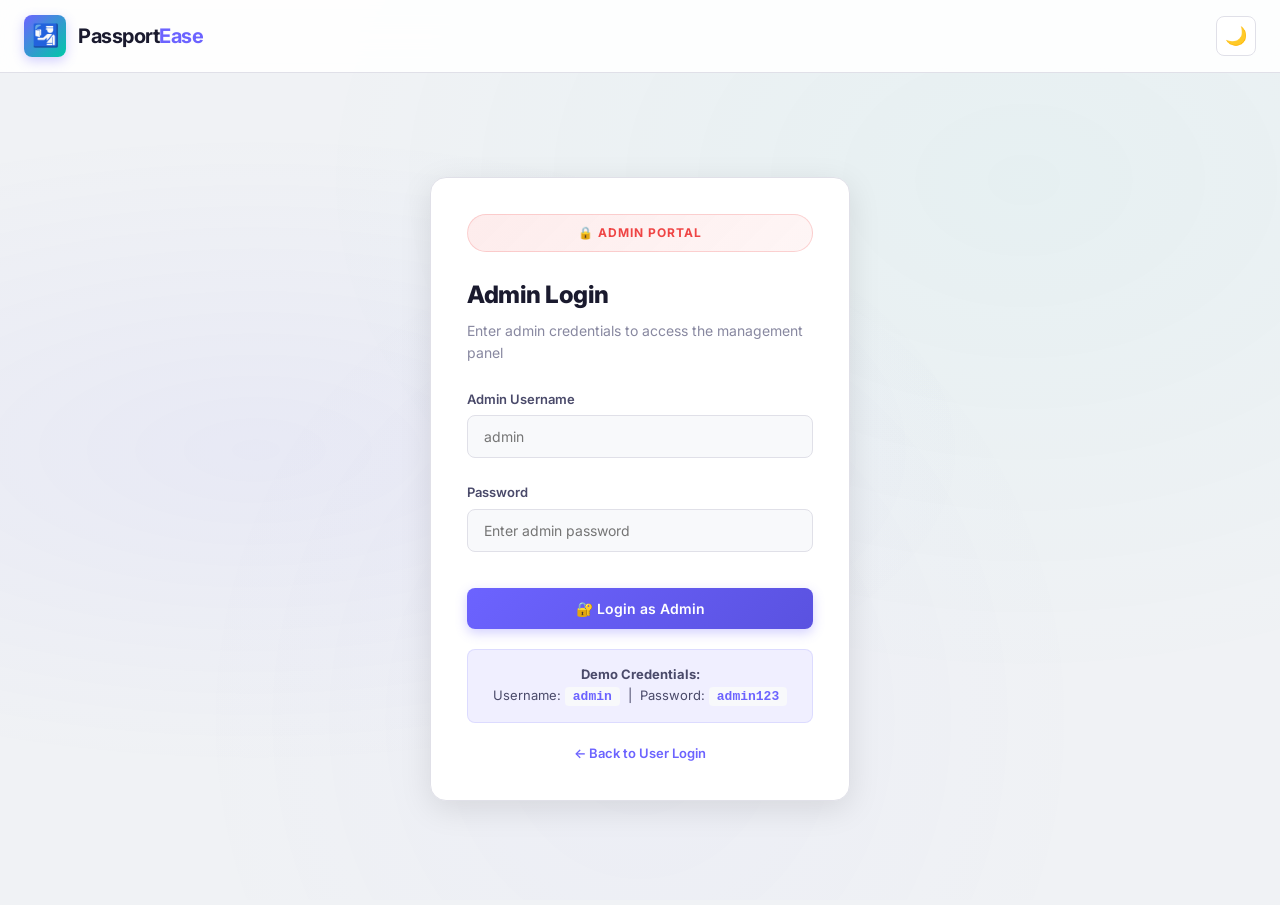
<file: admin-login.html>
<!DOCTYPE html>
<html lang="en" data-theme="light">
<head>
  <meta charset="UTF-8" />
  <meta name="viewport" content="width=device-width, initial-scale=1.0" />
  <meta name="description" content="Admin Login — PassportEase Administration Portal" />
  <title>Admin Login — PassportEase</title>
  <link rel="preconnect" href="https://fonts.googleapis.com" />
  <link rel="preconnect" href="https://fonts.gstatic.com" crossorigin />
  <link href="https://fonts.googleapis.com/css2?family=Inter:wght@400;500;600;700;800;900&display=swap" rel="stylesheet" />
  <link rel="stylesheet" href="css/styles.css" />
</head>
<body>

  <header class="header">
    <div class="header-inner">
      <a href="index.html" class="logo">
        <div class="logo-icon">🛂</div>
        <div class="logo-text">Passport<span>Ease</span></div>
      </a>
      <div class="header-actions">
        <button class="btn-icon" id="themeToggle" title="Toggle Dark Mode">🌙</button>
      </div>
    </div>
  </header>

  <div class="toast-container" id="toastContainer"></div>

  <main class="auth-page">
    <div class="auth-card" style="max-width:420px">
      <div class="auth-admin-badge">🔒 ADMIN PORTAL</div>
      <div class="auth-form active" style="display:block">
        <h2 class="auth-title">Admin Login</h2>
        <p class="auth-subtitle">Enter admin credentials to access the management panel</p>

        <div class="form-group">
          <label class="form-label" for="adminUser">Admin Username</label>
          <input type="text" class="form-input" id="adminUser" placeholder="admin" />
          <div class="error-message" id="adminUserError"></div>
        </div>
        <div class="form-group">
          <label class="form-label" for="adminPass">Password</label>
          <input type="password" class="form-input" id="adminPass" placeholder="Enter admin password" />
          <div class="error-message" id="adminPassError"></div>
        </div>

        <button class="btn btn-primary auth-submit" id="btnAdminLogin" style="width:100%;margin-top:12px">🔐 Login as Admin</button>

        <div class="auth-admin-hint">
          <p><strong>Demo Credentials:</strong></p>
          <p>Username: <code>admin</code> &nbsp;|&nbsp; Password: <code>admin123</code></p>
        </div>

        <p class="auth-footer-text" style="margin-top:20px">
          <a href="login.html">← Back to User Login</a>
        </p>
      </div>
    </div>
  </main>

  <script src="js/shared.js"></script>
  <script>
    (function () {
      const $ = id => document.getElementById(id);
      const LS_SESSION = 'pe_session';

      // If already admin, redirect
      const session = JSON.parse(localStorage.getItem(LS_SESSION) || 'null');
      if (session && session.role === 'admin') {
        window.location.href = 'admin.html';
        return;
      }

      $('btnAdminLogin').addEventListener('click', () => {
        const user = $('adminUser').value.trim();
        const pass = $('adminPass').value;

        document.querySelectorAll('.error-message').forEach(e => { e.textContent = ''; e.classList.remove('visible'); });

        if (!user) { $('adminUserError').textContent = 'Username required'; $('adminUserError').classList.add('visible'); return; }
        if (!pass) { $('adminPassError').textContent = 'Password required'; $('adminPassError').classList.add('visible'); return; }

        // Hard-coded admin credentials
        if (user === 'admin' && pass === 'admin123') {
          localStorage.setItem(LS_SESSION, JSON.stringify({
            role: 'admin',
            name: 'Administrator',
            loginAt: new Date().toISOString()
          }));
          showToast('Admin login successful! Redirecting...', 'success');
          setTimeout(() => window.location.href = 'admin.html', 1000);
        } else {
          $('adminPassError').textContent = 'Invalid username or password';
          $('adminPassError').classList.add('visible');
        }
      });

      // Enter key
      $('adminPass').addEventListener('keydown', e => { if (e.key === 'Enter') $('btnAdminLogin').click(); });
    })();
  </script>
</body>
</html>
</file>
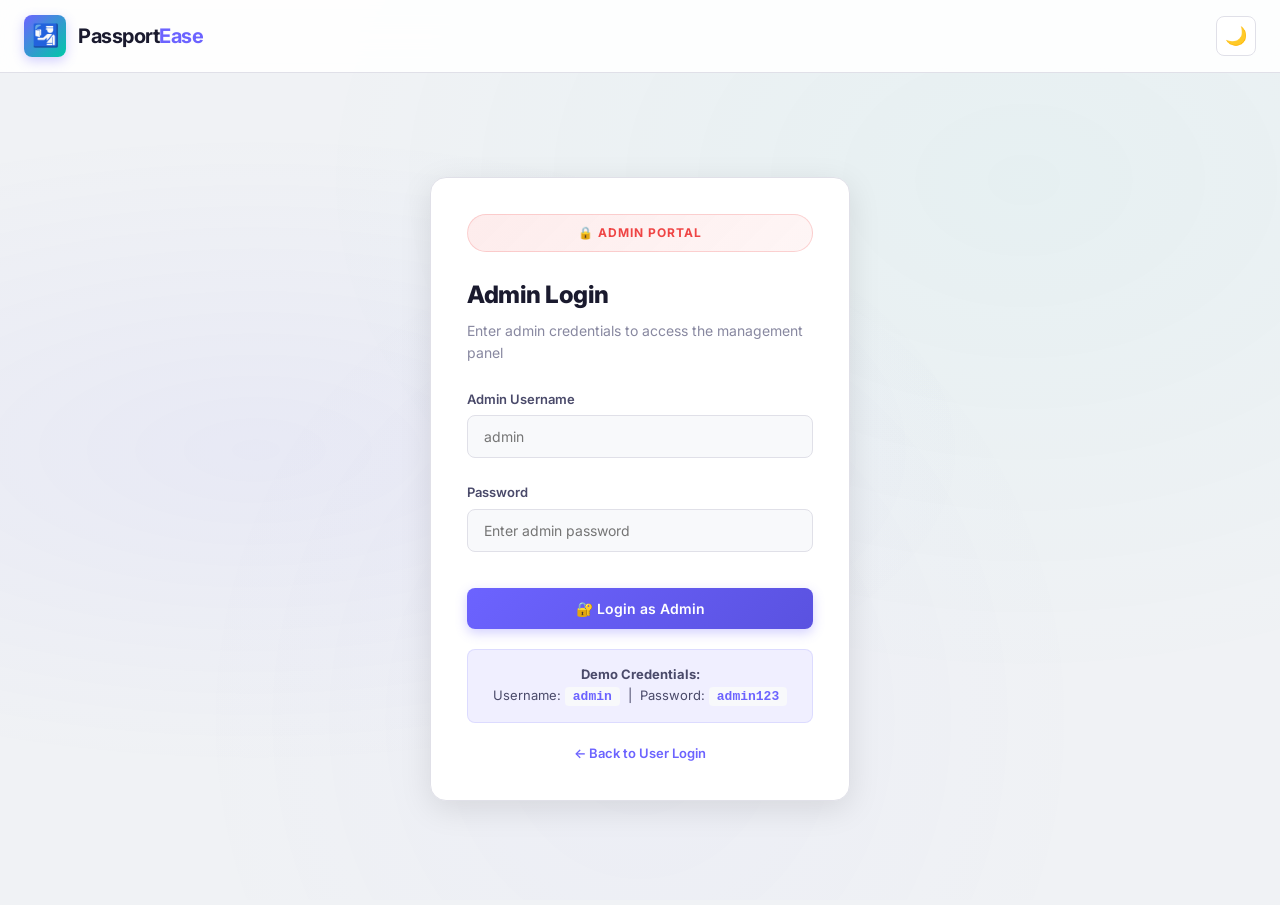
<file: admin.html>
<!DOCTYPE html>
<html lang="en" data-theme="light">
<head>
  <meta charset="UTF-8" />
  <meta name="viewport" content="width=device-width, initial-scale=1.0" />
  <meta name="description" content="Admin Panel — Manage, search, filter, verify documents, approve, or reject passport applications." />
  <title>Admin Panel — PassportEase</title>
  <link rel="preconnect" href="https://fonts.googleapis.com" />
  <link rel="preconnect" href="https://fonts.gstatic.com" crossorigin />
  <link href="https://fonts.googleapis.com/css2?family=Inter:wght@400;500;600;700;800&display=swap" rel="stylesheet" />
  <link rel="stylesheet" href="css/styles.css" />
</head>
<body>

  <!-- ACCESSIBILITY TOP BAR -->
  <div class="accessibility-bar" id="accessibilityBar">
    <div class="accessibility-bar-inner">
      <div class="accessibility-left">
        <span class="accessibility-date" id="accessDate"></span>
      </div>
      <div class="accessibility-right">
        <a href="#mainContent" class="accessibility-link">Skip to Main Content</a>
        <span class="accessibility-divider"></span>
        <div class="font-size-controls">
          <button class="font-size-btn fs-small" data-fontsize="small" title="Decrease Font Size">A-</button>
          <button class="font-size-btn fs-normal active" data-fontsize="normal" title="Normal Font Size">A</button>
          <button class="font-size-btn fs-large" data-fontsize="large" title="Increase Font Size">A+</button>
        </div>
        <span class="accessibility-divider"></span>
        <div class="accessibility-call">
          <span>📞</span> National Call Center <strong style="margin-left:4px;color:#fbbf24">1800-258-1800</strong>
        </div>
      </div>
    </div>
  </div>

  <!-- HEADER -->
  <header class="header">
    <div class="header-inner">
      <a href="index.html" class="logo">
        <div class="logo-icon">🛂</div>
        <div class="logo-text">Passport<span>Ease</span></div>
      </a>
      <nav class="nav-links">
        <a href="admin.html" class="nav-link">🔧 Admin</a>
      </nav>
      <div class="header-actions">
        <div class="user-bar" id="userBar"></div>
        <button class="btn-icon" id="themeToggle" title="Toggle Dark Mode" aria-label="Toggle theme">🌙</button>
      </div>
    </div>
  </header>

  <div class="toast-container" id="toastContainer"></div>

  <main class="main-container fade-in">
    <div class="page-header">
      <h1 class="page-title">🔧 Admin Dashboard</h1>
      <p class="page-subtitle">Verify documents, approve applications, and issue passports</p>
    </div>

    <!-- Workflow Info Banner -->
    <div class="workflow-banner">
      <div class="workflow-banner-title">📋 Application Workflow</div>
      <div class="workflow-steps-mini">
        <span class="workflow-step-mini">📄 Submit</span>
        <span class="workflow-arrow">→</span>
        <span class="workflow-step-mini active">📋 Doc Verify</span>
        <span class="workflow-arrow">→</span>
        <span class="workflow-step-mini">🛡️ Police Verify</span>
        <span class="workflow-arrow">→</span>
        <span class="workflow-step-mini active">✅ Admin Approve</span>
        <span class="workflow-arrow">→</span>
        <span class="workflow-step-mini">🛂 Print Passport</span>
      </div>
    </div>

    <!-- Stats -->
    <div class="stats-grid" id="statsGrid" style="grid-template-columns:repeat(6,1fr)">
      <div class="stat-card">
        <div class="stat-icon submitted">📄</div>
        <div class="stat-info">
          <div class="stat-value" id="statTotal">0</div>
          <div class="stat-label">Total</div>
        </div>
      </div>
      <div class="stat-card">
        <div class="stat-icon submitted">⏳</div>
        <div class="stat-info">
          <div class="stat-value" id="statSubmitted">0</div>
          <div class="stat-label">Pending Docs</div>
        </div>
      </div>
      <div class="stat-card">
        <div class="stat-icon review">📋</div>
        <div class="stat-info">
          <div class="stat-value" id="statDocVerified">0</div>
          <div class="stat-label">Docs Verified</div>
        </div>
      </div>
      <div class="stat-card">
        <div class="stat-icon" style="background:rgba(59,130,246,.12);color:#3b82f6">🛡️</div>
        <div class="stat-info">
          <div class="stat-value" id="statPoliceVerified">0</div>
          <div class="stat-label">Police Verified</div>
        </div>
      </div>
      <div class="stat-card">
        <div class="stat-icon approved">✅</div>
        <div class="stat-info">
          <div class="stat-value" id="statApproved">0</div>
          <div class="stat-label">Approved / Issued</div>
        </div>
      </div>
      <div class="stat-card">
        <div class="stat-icon rejected">❌</div>
        <div class="stat-info">
          <div class="stat-value" id="statRejected">0</div>
          <div class="stat-label">Rejected</div>
        </div>
      </div>
    </div>

    <!-- Management Card -->
    <div class="section-card">
      <div class="section-title"><span class="icon">📋</span> Application Management</div>
      <div class="section-subtitle">Search, filter, and manage all passport applications</div>

      <!-- Toolbar -->
      <div class="admin-toolbar" style="display:flex; justify-content:space-between; align-items:center; gap:12px; flex-wrap:wrap;">
        <div style="display:flex; gap:12px; flex-wrap:wrap; flex:1;">
          <div class="search-box" style="flex:1; min-width:200px;">
            <span class="search-icon">🔍</span>
            <input type="text" class="form-input" id="adminSearch" placeholder="Search by Name or Application ID..." />
          </div>
          <select class="form-select filter-select" id="adminFilter">
            <option value="all">All Status</option>
            <option value="Submitted">Submitted (Pending Doc Verify)</option>
            <option value="Documents Failed">Docs Failed (Re-upload)</option>
            <option value="Documents Verified">Docs Verified (At Police)</option>
            <option value="Police Verified">Police Verified (Needs Approval)</option>
            <option value="Admin Approved">Admin Approved</option>
            <option value="Passport Issued">Passport Issued</option>
            <option value="Rejected">Rejected</option>
          </select>
        </div>
        <button class="btn btn-secondary" id="btnViewUsers" style="white-space:nowrap;">👥 View Registered Users</button>
      </div>

      <!-- Table -->
      <div class="data-table-wrapper" id="tableWrapper">
        <table class="data-table" id="adminTable">
          <thead>
            <tr>
              <th>Application ID</th>
              <th>Applicant Name</th>
              <th>Type</th>
              <th>Mobile</th>
              <th>Date</th>
              <th>Docs</th>
              <th>Status</th>
              <th>Actions</th>
            </tr>
          </thead>
          <tbody id="adminTableBody">
            <!-- populated by JS -->
          </tbody>
        </table>
      </div>

      <div class="no-data hidden" id="noAdminData">
        <div class="empty-icon">📂</div>
        <p>No applications found matching your criteria.</p>
      </div>
    </div>

    <!-- Detail Modal -->
    <div class="admin-detail-overlay hidden" id="detailOverlay">
      <div class="admin-detail-modal">
        <div style="display:flex;justify-content:space-between;align-items:center;margin-bottom:20px;">
          <h2 style="font-size:20px;font-weight:700;" id="detailModalTitle">📋 Details</h2>
          <button class="btn btn-secondary btn-sm" id="closeDetailModal">✕ Close</button>
        </div>
        <div id="detailContent">
          <!-- populated by JS -->
        </div>
      </div>
    </div>
  </main>

  <script src="js/shared.js"></script>
  <script src="js/admin.js"></script>
  <script src="js/i18n.js"></script>
  <script src="js/chatbot.js"></script>
</body>
</html>
</file>
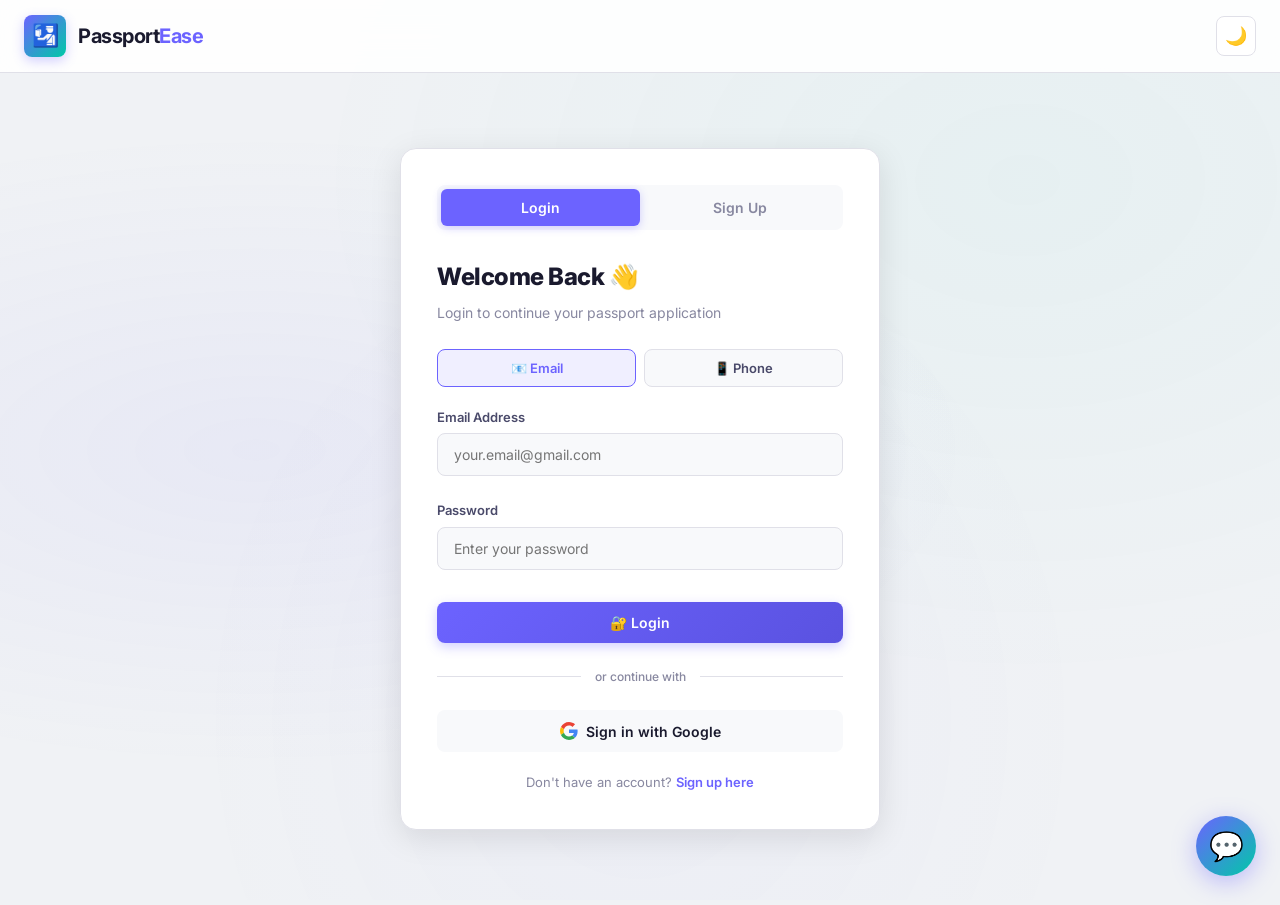
<file: apply.html>
<!DOCTYPE html>
<html lang="en" data-theme="light">
<head>
  <meta charset="UTF-8" />
  <meta name="viewport" content="width=device-width, initial-scale=1.0" />
  <meta name="description" content="Apply for a new passport — fill in your personal details, upload required documents, and book an appointment slot." />
  <title>Apply — PassportEase</title>
  <link rel="preconnect" href="https://fonts.googleapis.com" />
  <link rel="preconnect" href="https://fonts.gstatic.com" crossorigin />
  <link href="https://fonts.googleapis.com/css2?family=Inter:wght@400;500;600;700;800&display=swap" rel="stylesheet" />
  <link rel="stylesheet" href="css/styles.css" />
</head>
<body>

  <!-- ACCESSIBILITY TOP BAR -->
  <div class="accessibility-bar" id="accessibilityBar">
    <div class="accessibility-bar-inner">
      <div class="accessibility-left">
        <span class="accessibility-date" id="accessDate"></span>
      </div>
      <div class="accessibility-right">
        <a href="#mainContent" class="accessibility-link">Skip to Main Content</a>
        <span class="accessibility-divider"></span>
        <a href="#" class="accessibility-link">Screen Reader Access</a>
        <span class="accessibility-divider"></span>
        <div class="font-size-controls">
          <button class="font-size-btn fs-small" data-fontsize="small" title="Decrease Font Size">A-</button>
          <button class="font-size-btn fs-normal active" data-fontsize="normal" title="Normal Font Size">A</button>
          <button class="font-size-btn fs-large" data-fontsize="large" title="Increase Font Size">A+</button>
        </div>
        <span class="accessibility-divider"></span>
        <div class="accessibility-call">
          <span>📞</span> National Call Center <strong style="margin-left:4px;color:#fbbf24">1800-258-1800</strong>
        </div>
      </div>
    </div>
  </div>

  <!-- HEADER -->
  <header class="header">
    <div class="header-inner">
      <a href="index.html" class="logo">
        <div class="logo-icon">🛂</div>
        <div class="logo-text">Passport<span>Ease</span></div>
      </a>
      <nav class="nav-links">
      </nav>
      <div class="header-actions">
        <div class="user-bar" id="userBar"></div>
        <button class="btn-icon" id="themeToggle" title="Toggle Dark Mode">🌙</button>
      </div>
    </div>
  </header>

  <div class="toast-container" id="toastContainer"></div>
  <div class="draft-indicator" id="draftIndicator"><span class="check-icon">✅</span> Draft saved</div>

  <main class="main-container fade-in">
    <div class="page-header">
      <h1 class="page-title">📝 Passport Application Form</h1>
      <p class="page-subtitle">Complete all steps to submit your application. Your progress is auto-saved.</p>
    </div>

    <!-- STEP COUNTER -->
    <div class="wizard-step-counter" id="stepCounter">Step <strong>1</strong> of <strong>7</strong></div>

    <!-- STEP WIZARD -->
    <div class="step-wizard" id="stepWizard">
      <div class="wizard-step active" data-step="1">
        <div class="wizard-step-circle">1</div>
        <div class="wizard-step-label">Application Type</div>
      </div>
      <div class="wizard-step" data-step="2">
        <div class="wizard-step-circle">2</div>
        <div class="wizard-step-label">Personal Details</div>
      </div>
      <div class="wizard-step" data-step="3">
        <div class="wizard-step-circle">3</div>
        <div class="wizard-step-label">Family Info</div>
      </div>
      <div class="wizard-step" data-step="4">
        <div class="wizard-step-circle">4</div>
        <div class="wizard-step-label">Contact & Address</div>
      </div>
      <div class="wizard-step" data-step="5">
        <div class="wizard-step-circle">5</div>
        <div class="wizard-step-label">Documents</div>
      </div>
      <div class="wizard-step" data-step="6">
        <div class="wizard-step-circle">6</div>
        <div class="wizard-step-label">Appointment</div>
      </div>
      <div class="wizard-step" data-step="7">
        <div class="wizard-step-circle">7</div>
        <div class="wizard-step-label">Review & Submit</div>
      </div>
    </div>

    <form id="passportForm" novalidate autocomplete="off">

      <!-- ========== STEP 1: APPLICATION TYPE ========== -->
      <div class="step-content active" id="step1">
        <div class="section-card">
          <div class="section-title"><span class="icon">📋</span> Application Type</div>
          <div class="section-subtitle">Select the type of passport service you require</div>
          <div class="form-grid">
            <div class="form-group">
              <label class="form-label" for="applicationType">Application Type <span class="required">*</span></label>
              <select class="form-select" id="applicationType" name="applicationType">
                <option value="">-- Select --</option>
                <option value="Fresh">Fresh / New Passport</option>
                <option value="Renewal">Renewal of Passport</option>
                <option value="Re-issue">Re-issue (Damaged / Lost)</option>
              </select>
              <div class="error-message" id="applicationTypeError"></div>
            </div>
            <div class="form-group">
              <label class="form-label" for="passportType">Passport Type <span class="required">*</span></label>
              <select class="form-select" id="passportType" name="passportType">
                <option value="">-- Select --</option>
                <option value="Ordinary">Ordinary Passport</option>
                <option value="Diplomatic">Diplomatic Passport</option>
                <option value="Official">Official Passport</option>
              </select>
              <div class="error-message" id="passportTypeError"></div>
            </div>
            <div class="form-group">
              <label class="form-label" for="bookletType">Booklet Type <span class="required">*</span></label>
              <select class="form-select" id="bookletType" name="bookletType">
                <option value="">-- Select --</option>
                <option value="36 Pages">36 Pages (Normal)</option>
                <option value="60 Pages">60 Pages (Frequent Traveler)</option>
              </select>
              <div class="error-message" id="bookletTypeError"></div>
            </div>
          </div>

          <!-- Renewal / Re-issue Fields (conditionally shown) -->
          <div class="renewal-fields hidden" id="renewalFields">
            <h3 style="font-size:15px;font-weight:700;margin:28px 0 16px">🔄 Existing Passport Details</h3>
            <div class="renewal-info-banner">
              <span style="font-size:18px">ℹ️</span>
              <span>Please provide your existing passport details for renewal / re-issue processing.</span>
            </div>
            <div class="form-grid">
              <div class="form-group">
                <label class="form-label" for="oldPassportNumber">Old Passport Number <span class="required">*</span></label>
                <input type="text" class="form-input" id="oldPassportNumber" name="oldPassportNumber" placeholder="e.g. J1234567" maxlength="8" style="text-transform:uppercase" />
                <div class="error-message" id="oldPassportNumberError"></div>
              </div>
              <div class="form-group">
                <label class="form-label" for="oldPassportIssueDate">Date of Issue <span class="required">*</span></label>
                <input type="date" class="form-input" id="oldPassportIssueDate" name="oldPassportIssueDate" />
                <div class="error-message" id="oldPassportIssueDateError"></div>
              </div>
              <div class="form-group">
                <label class="form-label" for="oldPassportExpiryDate">Date of Expiry <span class="required">*</span></label>
                <input type="date" class="form-input" id="oldPassportExpiryDate" name="oldPassportExpiryDate" />
                <div class="error-message" id="oldPassportExpiryDateError"></div>
              </div>
              <div class="form-group">
                <label class="form-label" for="oldPassportPlaceOfIssue">Place of Issue <span class="required">*</span></label>
                <input type="text" class="form-input" id="oldPassportPlaceOfIssue" name="oldPassportPlaceOfIssue" placeholder="e.g. Delhi" />
                <div class="error-message" id="oldPassportPlaceOfIssueError"></div>
              </div>
              <div class="form-group">
                <label class="form-label" for="renewalReason">Reason for Renewal / Re-issue <span class="required">*</span></label>
                <select class="form-select" id="renewalReason" name="renewalReason">
                  <option value="">-- Select Reason --</option>
                  <option value="Validity Expired">Validity Expired</option>
                  <option value="Validity Expiring Soon">Validity Expiring Soon (within 1 year)</option>
                  <option value="Pages Exhausted">Pages Exhausted</option>
                  <option value="Name Change">Change in Name</option>
                  <option value="Address Change">Change in Address</option>
                  <option value="Appearance Change">Change in Appearance</option>
                  <option value="Damaged Passport">Damaged Passport</option>
                  <option value="Lost Passport">Lost Passport</option>
                  <option value="Stolen Passport">Stolen Passport</option>
                </select>
                <div class="error-message" id="renewalReasonError"></div>
              </div>
            </div>
          </div>

          <div class="step-nav"><div></div><button type="button" class="btn btn-primary step-next" data-to="2">Next: Personal Details →</button></div>
        </div>
      </div>

      <!-- ========== STEP 2: PERSONAL DETAILS ========== -->
      <div class="step-content" id="step2">
        <div class="section-card">
          <div class="section-title"><span class="icon">👤</span> Personal Details</div>
          <div class="section-subtitle">Enter your details exactly as they appear on your official documents</div>
          <div class="form-grid">
            <div class="form-group">
              <label class="form-label" for="surname">Surname / Family Name <span class="required">*</span></label>
              <input type="text" class="form-input" id="surname" name="surname" placeholder="e.g. SHARMA" />
              <div class="error-message" id="surnameError"></div>
            </div>
            <div class="form-group">
              <label class="form-label" for="givenName">Given Name <span class="required">*</span></label>
              <input type="text" class="form-input" id="givenName" name="givenName" placeholder="e.g. RAHUL" />
              <div class="error-message" id="givenNameError"></div>
            </div>
            <div class="form-group">
              <label class="form-label" for="dob">Date of Birth <span class="required">*</span></label>
              <input type="date" class="form-input" id="dob" name="dob" />
              <div class="error-message" id="dobError"></div>
            </div>
            <div class="form-group">
              <label class="form-label" for="placeOfBirth">Place of Birth <span class="required">*</span></label>
              <input type="text" class="form-input" id="placeOfBirth" name="placeOfBirth" placeholder="City / Town / Village" />
              <div class="error-message" id="placeOfBirthError"></div>
            </div>
            <div class="form-group">
              <label class="form-label" for="gender">Gender <span class="required">*</span></label>
              <select class="form-select" id="gender" name="gender">
                <option value="">-- Select --</option>
                <option value="Male">Male</option>
                <option value="Female">Female</option>
                <option value="Other">Other</option>
              </select>
              <div class="error-message" id="genderError"></div>
            </div>
            <div class="form-group">
              <label class="form-label" for="maritalStatus">Marital Status <span class="required">*</span></label>
              <select class="form-select" id="maritalStatus" name="maritalStatus">
                <option value="">-- Select --</option>
                <option value="Single">Single</option>
                <option value="Married">Married</option>
                <option value="Divorced">Divorced</option>
                <option value="Widow/Widower">Widow / Widower</option>
              </select>
              <div class="error-message" id="maritalStatusError"></div>
            </div>
            <div class="form-group">
              <label class="form-label" for="citizenship">Citizenship <span class="required">*</span></label>
              <select class="form-select" id="citizenship" name="citizenship">
                <option value="">-- Select --</option>
                <option value="By Birth">Indian Citizen by Birth</option>
                <option value="By Descent">By Descent</option>
                <option value="By Registration">By Registration</option>
                <option value="By Naturalization">By Naturalization</option>
              </select>
              <div class="error-message" id="citizenshipError"></div>
            </div>
            <div class="form-group">
              <label class="form-label" for="educationQualification">Education <span class="required">*</span></label>
              <select class="form-select" id="educationQualification" name="educationQualification">
                <option value="">-- Select --</option>
                <option value="Below Matriculation">Below Matriculation</option>
                <option value="Matriculation">Matriculation (10th)</option>
                <option value="Senior Secondary">Senior Secondary (12th)</option>
                <option value="Graduate">Graduate</option>
                <option value="Post Graduate">Post Graduate & Above</option>
              </select>
              <div class="error-message" id="educationQualificationError"></div>
            </div>
            <div class="form-group">
              <label class="form-label" for="employmentType">Employment <span class="required">*</span></label>
              <select class="form-select" id="employmentType" name="employmentType">
                <option value="">-- Select --</option>
                <option value="Government">Government Employee</option>
                <option value="Private">Private Sector</option>
                <option value="Self-Employed">Self-Employed</option>
                <option value="Student">Student</option>
                <option value="Homemaker">Homemaker</option>
                <option value="Retired">Retired</option>
                <option value="Not Employed">Not Employed</option>
              </select>
              <div class="error-message" id="employmentTypeError"></div>
            </div>
            <div class="form-group">
              <label class="form-label" for="organizationName">Organization</label>
              <input type="text" class="form-input" id="organizationName" name="organizationName" placeholder="Company name (optional)" />
            </div>
          </div>
          <div class="step-nav"><button type="button" class="btn btn-secondary step-prev" data-to="1">← Back</button><button type="button" class="btn btn-primary step-next" data-to="3">Next: Family Info →</button></div>
        </div>
      </div>

      <!-- ========== STEP 3: FAMILY DETAILS ========== -->
      <div class="step-content" id="step3">
        <div class="section-card">
          <div class="section-title"><span class="icon">👨‍👩‍👧</span> Family Details</div>
          <div class="section-subtitle">Enter your parent's and spouse's details</div>
          <div class="form-grid">
            <div class="form-group">
              <label class="form-label" for="fatherName">Father's Full Name <span class="required">*</span></label>
              <input type="text" class="form-input" id="fatherName" name="fatherName" placeholder="Father's full name" />
              <div class="error-message" id="fatherNameError"></div>
            </div>
            <div class="form-group">
              <label class="form-label" for="motherName">Mother's Full Name <span class="required">*</span></label>
              <input type="text" class="form-input" id="motherName" name="motherName" placeholder="Mother's full name" />
              <div class="error-message" id="motherNameError"></div>
            </div>
            <div class="form-group">
              <label class="form-label" for="spouseName">Spouse's Name</label>
              <input type="text" class="form-input" id="spouseName" name="spouseName" placeholder="Spouse's full name (if married)" />
            </div>
          </div>
          <div class="step-nav"><button type="button" class="btn btn-secondary step-prev" data-to="2">← Back</button><button type="button" class="btn btn-primary step-next" data-to="4">Next: Contact & Address →</button></div>
        </div>
      </div>

      <!-- ========== STEP 4: CONTACT & ADDRESS ========== -->
      <div class="step-content" id="step4">
        <div class="section-card">
          <div class="section-title"><span class="icon">📞</span> Contact & Address</div>
          <div class="section-subtitle">Provide your contact information and residential address</div>
          <div class="form-grid">
            <div class="form-group">
              <label class="form-label" for="mobile">Mobile Number <span class="required">*</span></label>
              <input type="tel" class="form-input" id="mobile" name="mobile" placeholder="10-digit number" maxlength="10" />
              <div class="error-message" id="mobileError"></div>
            </div>
            <div class="form-group">
              <label class="form-label" for="email">Email Address <span class="required">*</span></label>
              <input type="email" class="form-input" id="email" name="email" placeholder="your.email@example.com" />
              <div class="error-message" id="emailError"></div>
            </div>
            <div class="form-group">
              <label class="form-label" for="aadhaarNumber">Aadhaar Number <span class="required">*</span></label>
              <input type="text" class="form-input" id="aadhaarNumber" name="aadhaarNumber" placeholder="XXXX XXXX XXXX" maxlength="14" />
              <div class="error-message" id="aadhaarNumberError"></div>
            </div>
            <div class="form-group">
              <label class="form-label" for="panNumber">PAN Card Number</label>
              <input type="text" class="form-input" id="panNumber" name="panNumber" placeholder="ABCDE1234F" maxlength="10" style="text-transform:uppercase" />
              <div class="error-message" id="panNumberError"></div>
            </div>
          </div>
          <h3 style="font-size:15px;font-weight:700;margin:28px 0 16px">📍 Present Residential Address</h3>
          <div class="form-grid">
            <div class="form-group full-width">
              <label class="form-label" for="presentAddress">Address Line <span class="required">*</span></label>
              <textarea class="form-textarea" id="presentAddress" name="presentAddress" rows="2" placeholder="House No., Street, Locality"></textarea>
              <div class="error-message" id="presentAddressError"></div>
            </div>
            <div class="form-group">
              <label class="form-label" for="presentCity">City / District <span class="required">*</span></label>
              <input type="text" class="form-input" id="presentCity" name="presentCity" placeholder="e.g. New Delhi" />
              <div class="error-message" id="presentCityError"></div>
            </div>
            <div class="form-group">
              <label class="form-label" for="presentState">State <span class="required">*</span></label>
              <select class="form-select" id="presentState" name="presentState">
                <option value="">-- Select --</option>
                <option>Andhra Pradesh</option><option>Arunachal Pradesh</option><option>Assam</option><option>Bihar</option><option>Chhattisgarh</option><option>Delhi</option><option>Goa</option><option>Gujarat</option><option>Haryana</option><option>Himachal Pradesh</option><option>Jharkhand</option><option>Karnataka</option><option>Kerala</option><option>Madhya Pradesh</option><option>Maharashtra</option><option>Manipur</option><option>Meghalaya</option><option>Mizoram</option><option>Nagaland</option><option>Odisha</option><option>Punjab</option><option>Rajasthan</option><option>Sikkim</option><option>Tamil Nadu</option><option>Telangana</option><option>Tripura</option><option>Uttar Pradesh</option><option>Uttarakhand</option><option>West Bengal</option><option>Chandigarh</option><option>Jammu & Kashmir</option><option>Ladakh</option>
              </select>
              <div class="error-message" id="presentStateError"></div>
            </div>
            <div class="form-group">
              <label class="form-label" for="presentPincode">PIN Code <span class="required">*</span></label>
              <input type="text" class="form-input" id="presentPincode" name="presentPincode" placeholder="6-digit PIN" maxlength="6" />
              <div class="error-message" id="presentPincodeError"></div>
            </div>
          </div>
          <h3 style="font-size:15px;font-weight:700;margin:28px 0 16px">🏛️ Nearest Passport Seva Kendra</h3>
          <div class="form-grid">
            <div class="form-group">
              <label class="form-label" for="pskCity">Select Nearest City <span class="required">*</span></label>
              <select class="form-select" id="pskCity" name="pskCity">
                <option value="">-- Select PSK City --</option>
                <option>Ahmedabad</option><option>Amritsar</option><option>Bangalore</option><option>Bhopal</option><option>Bhubaneswar</option><option>Chandigarh</option><option>Chennai</option><option>Coimbatore</option><option>Dehradun</option><option>Delhi</option><option>Ghaziabad</option><option>Goa</option><option>Gurgaon</option><option>Guwahati</option><option>Hyderabad</option><option>Indore</option><option>Jaipur</option><option>Jammu</option><option>Kanpur</option><option>Kochi</option><option>Kolkata</option><option>Lucknow</option><option>Ludhiana</option><option>Mumbai</option><option>Nagpur</option><option>Noida</option><option>Patna</option><option>Pune</option><option>Raipur</option><option>Ranchi</option><option>Surat</option><option>Thiruvananthapuram</option><option>Vadodara</option><option>Varanasi</option><option>Visakhapatnam</option>
              </select>
              <div class="error-message" id="pskCityError"></div>
            </div>
            <div class="form-group">
              <label class="form-label" for="policeStation">Nearest Police Station</label>
              <input type="text" class="form-input" id="policeStation" name="policeStation" placeholder="e.g. Sadar Bazaar PS" />
            </div>
          </div>
          <h3 style="font-size:15px;font-weight:700;margin:28px 0 16px">🚨 Emergency Contact</h3>
          <div class="form-grid">
            <div class="form-group">
              <label class="form-label" for="emergencyName">Contact Name <span class="required">*</span></label>
              <input type="text" class="form-input" id="emergencyName" name="emergencyName" placeholder="Full name" />
              <div class="error-message" id="emergencyNameError"></div>
            </div>
            <div class="form-group">
              <label class="form-label" for="emergencyPhone">Contact Phone <span class="required">*</span></label>
              <input type="tel" class="form-input" id="emergencyPhone" name="emergencyPhone" placeholder="10-digit mobile" maxlength="10" />
              <div class="error-message" id="emergencyPhoneError"></div>
            </div>
            <div class="form-group">
              <label class="form-label" for="emergencyRelation">Relationship <span class="required">*</span></label>
              <select class="form-select" id="emergencyRelation" name="emergencyRelation">
                <option value="">-- Select --</option>
                <option>Father</option><option>Mother</option><option>Spouse</option><option>Sibling</option><option>Friend</option><option>Other</option>
              </select>
              <div class="error-message" id="emergencyRelationError"></div>
            </div>
          </div>
          <div class="step-nav"><button type="button" class="btn btn-secondary step-prev" data-to="3">← Back</button><button type="button" class="btn btn-primary step-next" data-to="5">Next: Documents →</button></div>
        </div>
      </div>

      <!-- ========== STEP 5: DOCUMENTS ========== -->
      <div class="step-content" id="step5">
        <div class="section-card">
          <div class="section-title"><span class="icon">📎</span> Required Documents</div>
          <div class="section-subtitle">Upload clear, legible scans or photos (Max 2MB each · JPG, PNG, WebP)</div>
          <div class="doc-upload-list" id="docUploadList">

            <div class="doc-upload-item" id="doc_passportPhoto">
              <div class="doc-upload-info">
                <div class="doc-upload-icon">📷</div>
                <div class="doc-upload-details">
                  <div class="doc-upload-name">Passport Size Photograph <span class="required">*</span></div>
                  <div class="doc-upload-desc">Recent colour photo with white background (3.5cm × 4.5cm)</div>
                </div>
              </div>
              <div class="doc-upload-status" id="status_passportPhoto"><span class="doc-status-text not-uploaded">Not Uploaded</span></div>
              <div class="doc-upload-actions">
                <label class="btn btn-secondary btn-sm doc-choose-btn" for="file_passportPhoto">📁 Choose File</label>
                <button type="button" class="btn btn-danger btn-sm doc-remove-btn hidden" id="remove_passportPhoto">🗑️ Remove</button>
                <label class="btn btn-secondary btn-sm doc-reupload-btn hidden" for="file_passportPhoto" id="reupload_passportPhoto">🔄 Re-upload</label>
              </div>
              <input type="file" class="hidden" id="file_passportPhoto" accept="image/jpeg,image/png,image/webp" data-dockey="passportPhoto" />
              <div class="doc-upload-preview hidden" id="preview_passportPhoto"><img id="img_passportPhoto" alt="Photo preview" /></div>
              <div class="error-message" id="error_passportPhoto"></div>
            </div>

            <div class="doc-upload-item" id="doc_aadhaarCard">
              <div class="doc-upload-info">
                <div class="doc-upload-icon">🪪</div>
                <div class="doc-upload-details">
                  <div class="doc-upload-name">Aadhaar Card <span class="required">*</span></div>
                  <div class="doc-upload-desc">Front and back of your Aadhaar card</div>
                </div>
              </div>
              <div class="doc-upload-status" id="status_aadhaarCard"><span class="doc-status-text not-uploaded">Not Uploaded</span></div>
              <div class="doc-upload-actions">
                <label class="btn btn-secondary btn-sm doc-choose-btn" for="file_aadhaarCard">📁 Choose File</label>
                <button type="button" class="btn btn-danger btn-sm doc-remove-btn hidden" id="remove_aadhaarCard">🗑️ Remove</button>
                <label class="btn btn-secondary btn-sm doc-reupload-btn hidden" for="file_aadhaarCard" id="reupload_aadhaarCard">🔄 Re-upload</label>
              </div>
              <input type="file" class="hidden" id="file_aadhaarCard" accept="image/jpeg,image/png,image/webp" data-dockey="aadhaarCard" />
              <div class="doc-upload-preview hidden" id="preview_aadhaarCard"><img id="img_aadhaarCard" alt="Aadhaar preview" /></div>
              <div class="error-message" id="error_aadhaarCard"></div>
            </div>

            <div class="doc-upload-item" id="doc_panCard">
              <div class="doc-upload-info">
                <div class="doc-upload-icon">💳</div>
                <div class="doc-upload-details">
                  <div class="doc-upload-name">PAN Card</div>
                  <div class="doc-upload-desc">Clear image of your PAN card (optional)</div>
                </div>
              </div>
              <div class="doc-upload-status" id="status_panCard"><span class="doc-status-text not-uploaded">Not Uploaded</span></div>
              <div class="doc-upload-actions">
                <label class="btn btn-secondary btn-sm doc-choose-btn" for="file_panCard">📁 Choose File</label>
                <button type="button" class="btn btn-danger btn-sm doc-remove-btn hidden" id="remove_panCard">🗑️ Remove</button>
                <label class="btn btn-secondary btn-sm doc-reupload-btn hidden" for="file_panCard" id="reupload_panCard">🔄 Re-upload</label>
              </div>
              <input type="file" class="hidden" id="file_panCard" accept="image/jpeg,image/png,image/webp" data-dockey="panCard" />
              <div class="doc-upload-preview hidden" id="preview_panCard"><img id="img_panCard" alt="PAN preview" /></div>
              <div class="error-message" id="error_panCard"></div>
            </div>

            <div class="doc-upload-item" id="doc_birthCertificate">
              <div class="doc-upload-info">
                <div class="doc-upload-icon">📜</div>
                <div class="doc-upload-details">
                  <div class="doc-upload-name">Date of Birth Proof <span class="required">*</span></div>
                  <div class="doc-upload-desc">Birth Certificate / 10th Marksheet showing DOB</div>
                </div>
              </div>
              <div class="doc-upload-status" id="status_birthCertificate"><span class="doc-status-text not-uploaded">Not Uploaded</span></div>
              <div class="doc-upload-actions">
                <label class="btn btn-secondary btn-sm doc-choose-btn" for="file_birthCertificate">📁 Choose File</label>
                <button type="button" class="btn btn-danger btn-sm doc-remove-btn hidden" id="remove_birthCertificate">🗑️ Remove</button>
                <label class="btn btn-secondary btn-sm doc-reupload-btn hidden" for="file_birthCertificate" id="reupload_birthCertificate">🔄 Re-upload</label>
              </div>
              <input type="file" class="hidden" id="file_birthCertificate" accept="image/jpeg,image/png,image/webp" data-dockey="birthCertificate" />
              <div class="doc-upload-preview hidden" id="preview_birthCertificate"><img id="img_birthCertificate" alt="DOB proof preview" /></div>
              <div class="error-message" id="error_birthCertificate"></div>
            </div>

            <div class="doc-upload-item" id="doc_addressProof">
              <div class="doc-upload-info">
                <div class="doc-upload-icon">🏠</div>
                <div class="doc-upload-details">
                  <div class="doc-upload-name">Address Proof <span class="required">*</span></div>
                  <div class="doc-upload-desc">Aadhaar / Voter ID / Utility Bill / Bank Statement</div>
                </div>
              </div>
              <div class="doc-upload-status" id="status_addressProof"><span class="doc-status-text not-uploaded">Not Uploaded</span></div>
              <div class="doc-upload-actions">
                <label class="btn btn-secondary btn-sm doc-choose-btn" for="file_addressProof">📁 Choose File</label>
                <button type="button" class="btn btn-danger btn-sm doc-remove-btn hidden" id="remove_addressProof">🗑️ Remove</button>
                <label class="btn btn-secondary btn-sm doc-reupload-btn hidden" for="file_addressProof" id="reupload_addressProof">🔄 Re-upload</label>
              </div>
              <input type="file" class="hidden" id="file_addressProof" accept="image/jpeg,image/png,image/webp" data-dockey="addressProof" />
              <div class="doc-upload-preview hidden" id="preview_addressProof"><img id="img_addressProof" alt="Address proof preview" /></div>
              <div class="error-message" id="error_addressProof"></div>
            </div>

            <div class="doc-upload-item" id="doc_signature">
              <div class="doc-upload-info">
                <div class="doc-upload-icon">✍️</div>
                <div class="doc-upload-details">
                  <div class="doc-upload-name">Applicant's Signature <span class="required">*</span></div>
                  <div class="doc-upload-desc">Scan or photo of your signature on white paper</div>
                </div>
              </div>
              <div class="doc-upload-status" id="status_signature"><span class="doc-status-text not-uploaded">Not Uploaded</span></div>
              <div class="doc-upload-actions">
                <label class="btn btn-secondary btn-sm doc-choose-btn" for="file_signature">📁 Choose File</label>
                <button type="button" class="btn btn-danger btn-sm doc-remove-btn hidden" id="remove_signature">🗑️ Remove</button>
                <label class="btn btn-secondary btn-sm doc-reupload-btn hidden" for="file_signature" id="reupload_signature">🔄 Re-upload</label>
              </div>
              <input type="file" class="hidden" id="file_signature" accept="image/jpeg,image/png,image/webp" data-dockey="signature" />
              <div class="doc-upload-preview hidden" id="preview_signature"><img id="img_signature" alt="Signature preview" /></div>
              <div class="error-message" id="error_signature"></div>
            </div>

          </div>
          <div class="step-nav"><button type="button" class="btn btn-secondary step-prev" data-to="4">← Back</button><button type="button" class="btn btn-primary step-next" data-to="6">Next: Appointment →</button></div>
        </div>
      </div>

      <!-- ========== STEP 6: APPOINTMENT ========== -->
      <div class="step-content" id="step6">
        <div class="section-card">
          <div class="section-title"><span class="icon">📅</span> Appointment Booking</div>
          <div class="section-subtitle">Select a date and available time slot for your visit to the Passport Seva Kendra</div>
          <div class="form-grid">
            <div class="form-group">
              <label class="form-label" for="appointmentDate">Preferred Date <span class="required">*</span></label>
              <input type="date" class="form-input" id="appointmentDate" name="appointmentDate" />
              <div class="error-message" id="appointmentDateError"></div>
            </div>
            <div class="form-group">
              <label class="form-label">Selected Slot</label>
              <input type="text" class="form-input" id="selectedSlotDisplay" readonly placeholder="Select a time slot below" />
            </div>
          </div>
          <div class="slots-grid" id="slotsGrid">
            <p style="color:var(--text-muted);font-size:14px;">Select a date to see available slots.</p>
          </div>
          <div class="error-message" id="slotError" style="margin-top:12px"></div>
          <div class="step-nav"><button type="button" class="btn btn-secondary step-prev" data-to="5">← Back</button><button type="button" class="btn btn-primary step-next" data-to="7">Next: Review & Submit →</button></div>
        </div>
      </div>

      <!-- ========== STEP 7: REVIEW & SUBMIT ========== -->
      <div class="step-content" id="step7">
        <div class="section-card">
          <div class="section-title"><span class="icon">📜</span> Review Your Application</div>
          <div class="section-subtitle">Please review all details before submitting. You can go back to edit any step.</div>

          <div id="reviewSummary" style="margin-bottom:24px">
            <!-- populated by JS -->
          </div>

          <div class="declaration-box">
            <p>I hereby declare that all the information furnished by me in this application is true and correct to the best of my knowledge. I understand that furnishing incorrect or false information is a punishable offence under the Passports Act, 1967.</p>
            <label class="checkbox-label" style="margin-top:16px;display:flex;align-items:flex-start;gap:10px;cursor:pointer;">
              <input type="checkbox" id="declaration" style="margin-top:4px;accent-color:var(--accent);width:18px;height:18px;flex-shrink:0;" />
              <span style="font-size:14px;color:var(--text-primary);font-weight:500;">I agree to the above declaration and confirm that all details are accurate. <span class="required">*</span></span>
            </label>
            <div class="error-message" id="declarationError"></div>
          </div>

          <div class="step-nav">
            <button type="button" class="btn btn-secondary step-prev" data-to="6">← Back</button>
            <button type="submit" class="btn btn-primary" id="btnSubmit" disabled>🚀 Submit Application</button>
          </div>
        </div>
      </div>

    </form>
  </main>

  <script src="js/shared.js"></script>
  <script src="js/apply.js"></script>
  <script src="js/i18n.js"></script>
  <script src="js/chatbot.js"></script>
</body>
</html>
</file>
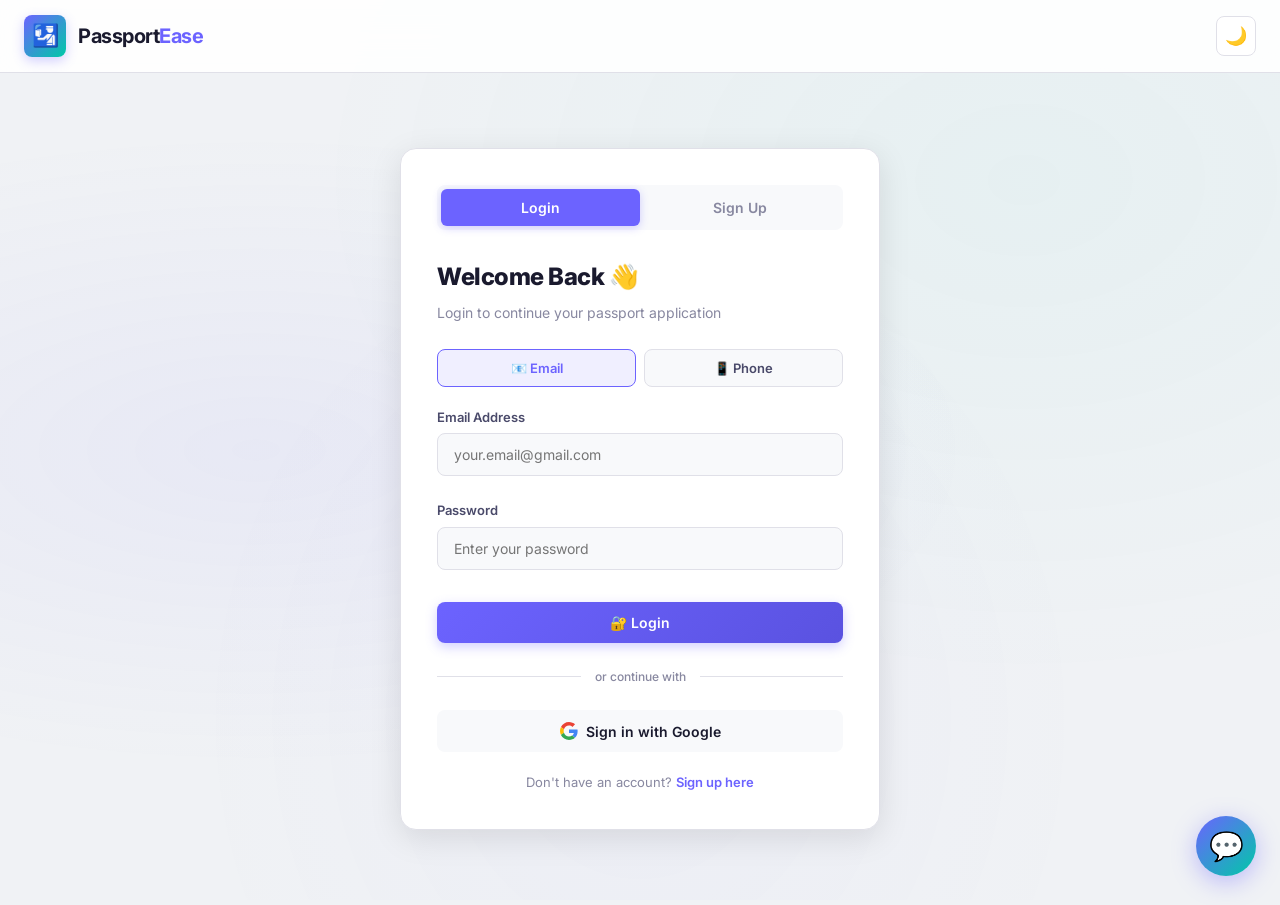
<file: login.html>
<!DOCTYPE html>
<html lang="en" data-theme="light">
<head>
  <meta charset="UTF-8" />
  <meta name="viewport" content="width=device-width, initial-scale=1.0" />
  <meta name="description" content="Login or Sign Up to PassportEase — Your online passport application portal." />
  <title>Login — PassportEase</title>
  <link rel="preconnect" href="https://fonts.googleapis.com" />
  <link rel="preconnect" href="https://fonts.gstatic.com" crossorigin />
  <link href="https://fonts.googleapis.com/css2?family=Inter:wght@400;500;600;700;800;900&display=swap" rel="stylesheet" />
  <link rel="stylesheet" href="css/styles.css" />
</head>
<body>

  <header class="header">
    <div class="header-inner">
      <a href="index.html" class="logo">
        <div class="logo-icon">🛂</div>
        <div class="logo-text">Passport<span>Ease</span></div>
      </a>
      <div class="header-actions">
        <button class="btn-icon" id="themeToggle" title="Toggle Dark Mode">🌙</button>
      </div>
    </div>
  </header>

  <div class="toast-container" id="toastContainer"></div>

  <main class="auth-page">
    <div class="auth-card">
      <!-- Tabs -->
      <div class="auth-tabs">
        <button class="auth-tab active" id="tabLogin" data-tab="login">Login</button>
        <button class="auth-tab" id="tabSignup" data-tab="signup">Sign Up</button>
      </div>

      <!-- LOGIN FORM -->
      <div class="auth-form active" id="formLogin">
        <h2 class="auth-title">Welcome Back 👋</h2>
        <p class="auth-subtitle">Login to continue your passport application</p>

        <!-- Method Toggle -->
        <div class="auth-method-toggle">
          <button class="auth-method active" data-method="email" id="loginMethodEmail">📧 Email</button>
          <button class="auth-method" data-method="phone" id="loginMethodPhone">📱 Phone</button>
        </div>

        <!-- Email Login -->
        <div class="auth-method-form active" id="loginEmailForm">
          <div class="form-group">
            <label class="form-label" for="loginEmail">Email Address</label>
            <input type="email" class="form-input" id="loginEmail" placeholder="your.email@gmail.com" />
            <div class="error-message" id="loginEmailError"></div>
          </div>
          <div class="form-group">
            <label class="form-label" for="loginPassword">Password</label>
            <input type="password" class="form-input" id="loginPassword" placeholder="Enter your password" />
            <div class="error-message" id="loginPasswordError"></div>
          </div>
        </div>

        <!-- Phone Login -->
        <div class="auth-method-form" id="loginPhoneForm">
          <div class="form-group">
            <label class="form-label" for="loginPhone">Mobile Number</label>
            <div style="display:flex;gap:8px">
              <input type="text" class="form-input" value="+91" readonly style="width:60px;text-align:center;flex-shrink:0" />
              <input type="tel" class="form-input" id="loginPhone" placeholder="9876543210" maxlength="10" />
            </div>
            <div class="error-message" id="loginPhoneError"></div>
          </div>
          <div class="form-group">
            <label class="form-label" for="loginOtp">OTP</label>
            <div style="display:flex;gap:8px;align-items:flex-start">
              <input type="text" class="form-input" id="loginOtp" placeholder="6-digit OTP" maxlength="6" />
              <button type="button" class="btn btn-secondary btn-sm" id="sendLoginOtp" style="white-space:nowrap;padding:12px 16px">Send OTP</button>
            </div>
            <div class="error-message" id="loginOtpError"></div>
          </div>
        </div>

        <button class="btn btn-primary auth-submit" id="btnLogin" style="width:100%;margin-top:8px">🔐 Login</button>

        <div class="auth-divider"><span>or continue with</span></div>

        <button class="btn auth-google-btn" id="btnGoogleLogin">
          <svg width="18" height="18" viewBox="0 0 48 48"><path fill="#EA4335" d="M24 9.5c3.54 0 6.71 1.22 9.21 3.6l6.85-6.85C35.9 2.38 30.47 0 24 0 14.62 0 6.51 5.38 2.56 13.22l7.98 6.19C12.43 13.72 17.74 9.5 24 9.5z"/><path fill="#4285F4" d="M46.98 24.55c0-1.57-.15-3.09-.38-4.55H24v9.02h12.94c-.58 2.96-2.26 5.48-4.78 7.18l7.73 6c4.51-4.18 7.09-10.36 7.09-17.65z"/><path fill="#FBBC05" d="M10.53 28.59c-.48-1.45-.76-2.99-.76-4.59s.27-3.14.76-4.59l-7.98-6.19C.92 16.46 0 20.12 0 24c0 3.88.92 7.54 2.56 10.78l7.97-6.19z"/><path fill="#34A853" d="M24 48c6.48 0 11.93-2.13 15.89-5.81l-7.73-6c-2.15 1.45-4.92 2.3-8.16 2.3-6.26 0-11.57-4.22-13.47-9.91l-7.98 6.19C6.51 42.62 14.62 48 24 48z"/></svg>
          <span>Sign in with Google</span>
        </button>

        <p class="auth-footer-text">Don't have an account? <a href="#" id="switchToSignup">Sign up here</a></p>
      </div>

      <!-- SIGNUP FORM -->
      <div class="auth-form" id="formSignup">
        <h2 class="auth-title">Create Account ✨</h2>
        <p class="auth-subtitle">Register to start your passport application</p>

        <!-- Method Toggle -->
        <div class="auth-method-toggle">
          <button class="auth-method active" data-method="email" id="signupMethodEmail">📧 Email</button>
          <button class="auth-method" data-method="phone" id="signupMethodPhone">📱 Phone</button>
        </div>

        <!-- Email Signup -->
        <div class="auth-method-form active" id="signupEmailForm">
          <div class="form-group">
            <label class="form-label" for="signupName">Full Name</label>
            <input type="text" class="form-input" id="signupName" placeholder="Enter your full name" />
            <div class="error-message" id="signupNameError"></div>
          </div>
          <div class="form-group">
            <label class="form-label" for="signupEmail">Email Address</label>
            <input type="email" class="form-input" id="signupEmail" placeholder="your.email@gmail.com" />
            <div class="error-message" id="signupEmailError"></div>
          </div>
          <div class="form-group">
            <label class="form-label" for="signupPassword">Password</label>
            <input type="password" class="form-input" id="signupPassword" placeholder="Min 6 characters" />
            <div class="error-message" id="signupPasswordError"></div>
          </div>
          <div class="form-group">
            <label class="form-label" for="signupConfirm">Confirm Password</label>
            <input type="password" class="form-input" id="signupConfirm" placeholder="Re-enter password" />
            <div class="error-message" id="signupConfirmError"></div>
          </div>
        </div>

        <!-- Phone Signup -->
        <div class="auth-method-form" id="signupPhoneForm">
          <div class="form-group">
            <label class="form-label" for="signupPhoneName">Full Name</label>
            <input type="text" class="form-input" id="signupPhoneName" placeholder="Enter your full name" />
            <div class="error-message" id="signupPhoneNameError"></div>
          </div>
          <div class="form-group">
            <label class="form-label" for="signupPhone">Mobile Number</label>
            <div style="display:flex;gap:8px">
              <input type="text" class="form-input" value="+91" readonly style="width:60px;text-align:center;flex-shrink:0" />
              <input type="tel" class="form-input" id="signupPhone" placeholder="9876543210" maxlength="10" />
            </div>
            <div class="error-message" id="signupPhoneError"></div>
          </div>
          <div class="form-group">
            <label class="form-label" for="signupPhoneOtp">OTP</label>
            <div style="display:flex;gap:8px;align-items:flex-start">
              <input type="text" class="form-input" id="signupPhoneOtp" placeholder="6-digit OTP" maxlength="6" />
              <button type="button" class="btn btn-secondary btn-sm" id="sendSignupOtp" style="white-space:nowrap;padding:12px 16px">Send OTP</button>
            </div>
            <div class="error-message" id="signupPhoneOtpError"></div>
          </div>
        </div>

        <button class="btn btn-primary auth-submit" id="btnSignup" style="width:100%;margin-top:8px">🚀 Create Account</button>

        <div class="auth-divider"><span>or continue with</span></div>

        <button class="btn auth-google-btn" id="btnGoogleSignup">
          <svg width="18" height="18" viewBox="0 0 48 48"><path fill="#EA4335" d="M24 9.5c3.54 0 6.71 1.22 9.21 3.6l6.85-6.85C35.9 2.38 30.47 0 24 0 14.62 0 6.51 5.38 2.56 13.22l7.98 6.19C12.43 13.72 17.74 9.5 24 9.5z"/><path fill="#4285F4" d="M46.98 24.55c0-1.57-.15-3.09-.38-4.55H24v9.02h12.94c-.58 2.96-2.26 5.48-4.78 7.18l7.73 6c4.51-4.18 7.09-10.36 7.09-17.65z"/><path fill="#FBBC05" d="M10.53 28.59c-.48-1.45-.76-2.99-.76-4.59s.27-3.14.76-4.59l-7.98-6.19C.92 16.46 0 20.12 0 24c0 3.88.92 7.54 2.56 10.78l7.97-6.19z"/><path fill="#34A853" d="M24 48c6.48 0 11.93-2.13 15.89-5.81l-7.73-6c-2.15 1.45-4.92 2.3-8.16 2.3-6.26 0-11.57-4.22-13.47-9.91l-7.98 6.19C6.51 42.62 14.62 48 24 48z"/></svg>
          <span>Sign up with Google</span>
        </button>

        <p class="auth-footer-text">Already have an account? <a href="#" id="switchToLogin">Login here</a></p>
      </div>
    </div>
  </main>

  <script src="js/shared.js"></script>
  <script src="js/login.js"></script>
  <script src="js/i18n.js"></script>
  <script src="js/chatbot.js"></script>
</body>
</html>
</file>
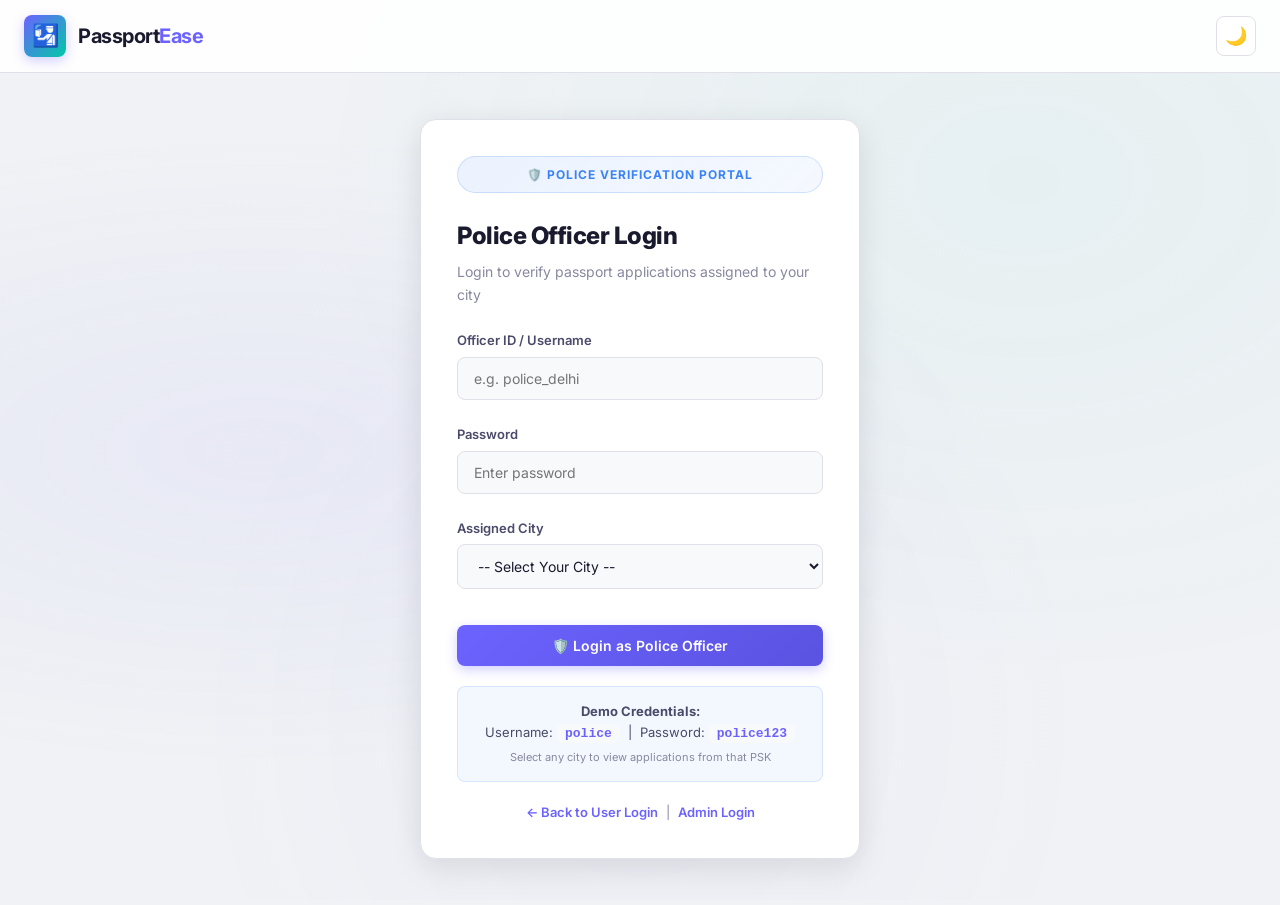
<file: police-login.html>
<!DOCTYPE html>
<html lang="en" data-theme="light">
<head>
  <meta charset="UTF-8" />
  <meta name="viewport" content="width=device-width, initial-scale=1.0" />
  <meta name="description" content="Police Verification Login — PassportEase" />
  <title>Police Login — PassportEase</title>
  <link rel="preconnect" href="https://fonts.googleapis.com" />
  <link rel="preconnect" href="https://fonts.gstatic.com" crossorigin />
  <link href="https://fonts.googleapis.com/css2?family=Inter:wght@400;500;600;700;800;900&display=swap" rel="stylesheet" />
  <link rel="stylesheet" href="css/styles.css" />
</head>
<body>

  <header class="header">
    <div class="header-inner">
      <a href="index.html" class="logo">
        <div class="logo-icon">🛂</div>
        <div class="logo-text">Passport<span>Ease</span></div>
      </a>
      <div class="header-actions">
        <button class="btn-icon" id="themeToggle" title="Toggle Dark Mode">🌙</button>
      </div>
    </div>
  </header>

  <div class="toast-container" id="toastContainer"></div>

  <main class="auth-page">
    <div class="auth-card" style="max-width:440px">
      <div class="auth-admin-badge" style="background:linear-gradient(135deg,rgba(59,130,246,.1),rgba(59,130,246,.05));color:#3b82f6;border-color:rgba(59,130,246,.2)">🛡️ POLICE VERIFICATION PORTAL</div>
      <div class="auth-form active" style="display:block">
        <h2 class="auth-title">Police Officer Login</h2>
        <p class="auth-subtitle">Login to verify passport applications assigned to your city</p>

        <div class="form-group">
          <label class="form-label" for="policeUser">Officer ID / Username</label>
          <input type="text" class="form-input" id="policeUser" placeholder="e.g. police_delhi" />
          <div class="error-message" id="policeUserError"></div>
        </div>
        <div class="form-group">
          <label class="form-label" for="policePass">Password</label>
          <input type="password" class="form-input" id="policePass" placeholder="Enter password" />
          <div class="error-message" id="policePassError"></div>
        </div>
        <div class="form-group">
          <label class="form-label" for="policeCity">Assigned City</label>
          <select class="form-select" id="policeCity">
            <option value="">-- Select Your City --</option>
            <option>Ahmedabad</option><option>Amritsar</option><option>Bangalore</option><option>Bhopal</option><option>Bhubaneswar</option><option>Chandigarh</option><option>Chennai</option><option>Coimbatore</option><option>Dehradun</option><option>Delhi</option><option>Ghaziabad</option><option>Goa</option><option>Gurgaon</option><option>Guwahati</option><option>Hyderabad</option><option>Indore</option><option>Jaipur</option><option>Jammu</option><option>Kanpur</option><option>Kochi</option><option>Kolkata</option><option>Lucknow</option><option>Ludhiana</option><option>Mumbai</option><option>Nagpur</option><option>Noida</option><option>Patna</option><option>Pune</option><option>Raipur</option><option>Ranchi</option><option>Surat</option><option>Thiruvananthapuram</option><option>Vadodara</option><option>Varanasi</option><option>Visakhapatnam</option>
          </select>
          <div class="error-message" id="policeCityError"></div>
        </div>

        <button class="btn btn-primary auth-submit" id="btnPoliceLogin" style="width:100%;margin-top:12px">🛡️ Login as Police Officer</button>

        <div class="auth-admin-hint" style="background:rgba(59,130,246,.06);border-color:rgba(59,130,246,.15)">
          <p><strong>Demo Credentials:</strong></p>
          <p>Username: <code>police</code> &nbsp;|&nbsp; Password: <code>police123</code></p>
          <p style="margin-top:4px;font-size:11px;color:var(--text-muted)">Select any city to view applications from that PSK</p>
        </div>

        <p class="auth-footer-text" style="margin-top:20px">
          <a href="login.html">← Back to User Login</a> &nbsp;|&nbsp; <a href="admin-login.html">Admin Login</a>
        </p>
      </div>
    </div>
  </main>

  <script src="js/shared.js"></script>
  <script>
    (function () {
      const $ = id => document.getElementById(id);
      const LS_SESSION = 'pe_session';

      const session = JSON.parse(localStorage.getItem(LS_SESSION) || 'null');
      if (session && session.role === 'police') {
        window.location.href = 'police.html';
        return;
      }

      $('btnPoliceLogin').addEventListener('click', () => {
        const user = $('policeUser').value.trim();
        const pass = $('policePass').value;
        const city = $('policeCity').value;

        document.querySelectorAll('.error-message').forEach(e => { e.textContent = ''; e.classList.remove('visible'); });

        if (!user) { $('policeUserError').textContent = 'Officer ID required'; $('policeUserError').classList.add('visible'); return; }
        if (!pass) { $('policePassError').textContent = 'Password required'; $('policePassError').classList.add('visible'); return; }
        if (!city) { $('policeCityError').textContent = 'Select your assigned city'; $('policeCityError').classList.add('visible'); return; }

        if (user === 'police' && pass === 'police123') {
          localStorage.setItem(LS_SESSION, JSON.stringify({
            role: 'police',
            name: `Officer ${user.toUpperCase()}`,
            city: city,
            loginAt: new Date().toISOString()
          }));
          showToast('Police login successful! Redirecting...', 'success');
          setTimeout(() => window.location.href = 'police.html', 1000);
        } else {
          $('policePassError').textContent = 'Invalid credentials';
          $('policePassError').classList.add('visible');
        }
      });

      $('policePass').addEventListener('keydown', e => { if (e.key === 'Enter') $('btnPoliceLogin').click(); });
    })();
  </script>
</body>
</html>
</file>
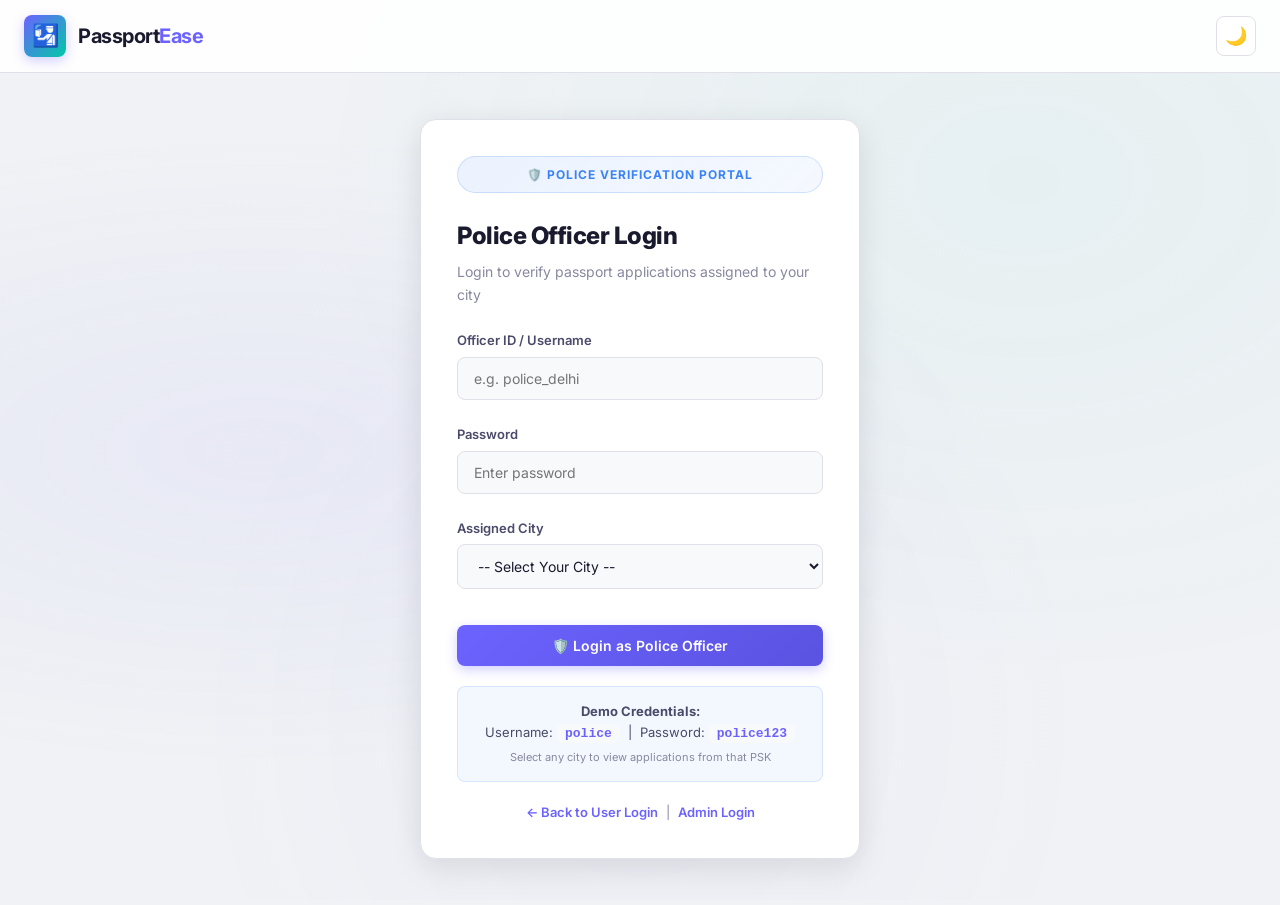
<file: police.html>
<!DOCTYPE html>
<html lang="en" data-theme="light">
<head>
  <meta charset="UTF-8" />
  <meta name="viewport" content="width=device-width, initial-scale=1.0" />
  <meta name="description" content="Police Verification Dashboard — Verify passport applicants against criminal records" />
  <title>Police Verification — PassportEase</title>
  <link rel="preconnect" href="https://fonts.googleapis.com" />
  <link rel="preconnect" href="https://fonts.gstatic.com" crossorigin />
  <link href="https://fonts.googleapis.com/css2?family=Inter:wght@400;500;600;700;800&display=swap" rel="stylesheet" />
  <link rel="stylesheet" href="css/styles.css" />
</head>
<body>

  <!-- ACCESSIBILITY TOP BAR -->
  <div class="accessibility-bar" id="accessibilityBar">
    <div class="accessibility-bar-inner">
      <div class="accessibility-left">
        <span class="accessibility-date" id="accessDate"></span>
      </div>
      <div class="accessibility-right">
        <a href="#mainContent" class="accessibility-link">Skip to Main Content</a>
        <span class="accessibility-divider"></span>
        <div class="font-size-controls">
          <button class="font-size-btn fs-small" data-fontsize="small" title="Decrease Font Size">A-</button>
          <button class="font-size-btn fs-normal active" data-fontsize="normal" title="Normal Font Size">A</button>
          <button class="font-size-btn fs-large" data-fontsize="large" title="Increase Font Size">A+</button>
        </div>
        <span class="accessibility-divider"></span>
        <div class="accessibility-call">
          <span>📞</span> National Call Center <strong style="margin-left:4px;color:#fbbf24">1800-258-1800</strong>
        </div>
      </div>
    </div>
  </div>

  <header class="header">
    <div class="header-inner">
      <a href="index.html" class="logo">
        <div class="logo-icon">🛂</div>
        <div class="logo-text">Passport<span>Ease</span></div>
      </a>
      <nav class="nav-links">
        <a href="police.html" class="nav-link">🛡️ Verification</a>
      </nav>
      <div class="header-actions">
        <div class="user-bar" id="userBar"></div>
        <button class="btn-icon" id="themeToggle" title="Toggle Dark Mode">🌙</button>
      </div>
    </div>
  </header>

  <div class="toast-container" id="toastContainer"></div>

  <main class="main-container fade-in">
    <div class="page-header">
      <h1 class="page-title">🛡️ Police Verification Dashboard</h1>
      <p class="page-subtitle" id="pageSubtitle">Verify passport applicants assigned to your city</p>
    </div>

    <!-- City Badge -->
    <div class="police-city-badge" id="cityBadge">
      📍 Assigned City: <strong id="assignedCity">—</strong>
    </div>

    <!-- Stats -->
    <div class="stats-grid" id="policeStats">
      <div class="stat-card">
        <div class="stat-icon" style="background:rgba(59,130,246,.12);color:#3b82f6">📋</div>
        <div class="stat-info">
          <div class="stat-value" id="statPending">0</div>
          <div class="stat-label">Pending Verification</div>
        </div>
      </div>
      <div class="stat-card">
        <div class="stat-icon approved">✅</div>
        <div class="stat-info">
          <div class="stat-value" id="statCleared">0</div>
          <div class="stat-label">Cleared</div>
        </div>
      </div>
      <div class="stat-card">
        <div class="stat-icon rejected">❌</div>
        <div class="stat-info">
          <div class="stat-value" id="statFlagged">0</div>
          <div class="stat-label">Flagged / Rejected</div>
        </div>
      </div>
    </div>

    <!-- Pending Verifications -->
    <div class="section-card">
      <div class="section-title"><span class="icon">📋</span> Pending Police Verifications</div>
      <div class="section-subtitle">Applications where documents are verified and awaiting your police verification</div>

      <div id="pendingList">
        <!-- populated by JS -->
      </div>
      <div class="no-data hidden" id="noPendingData">
        <div class="empty-icon">📂</div>
        <p>No pending verifications for your city.</p>
      </div>
    </div>

    <!-- Completed -->
    <div class="section-card" style="margin-top:24px">
      <div class="section-title"><span class="icon">✅</span> Completed Verifications</div>
      <div id="completedList"></div>
      <div class="no-data hidden" id="noCompletedData">
        <div class="empty-icon">📂</div>
        <p>No completed verifications yet.</p>
      </div>
    </div>

    <!-- Criminal Check Modal -->
    <div class="admin-detail-overlay hidden" id="verifyOverlay">
      <div class="admin-detail-modal" style="max-width:900px">
        <div style="display:flex;justify-content:space-between;align-items:center;margin-bottom:20px;">
          <h2 style="font-size:20px;font-weight:700;">🛡️ Police Verification</h2>
          <button class="btn btn-secondary btn-sm" id="closeVerifyModal">✕ Close</button>
        </div>
        <div id="verifyContent"></div>
      </div>
    </div>
  </main>

  <script src="js/shared.js"></script>
  <script src="js/police.js"></script>
  <script src="js/i18n.js"></script>
  <script src="js/chatbot.js"></script>
</body>
</html>
</file>
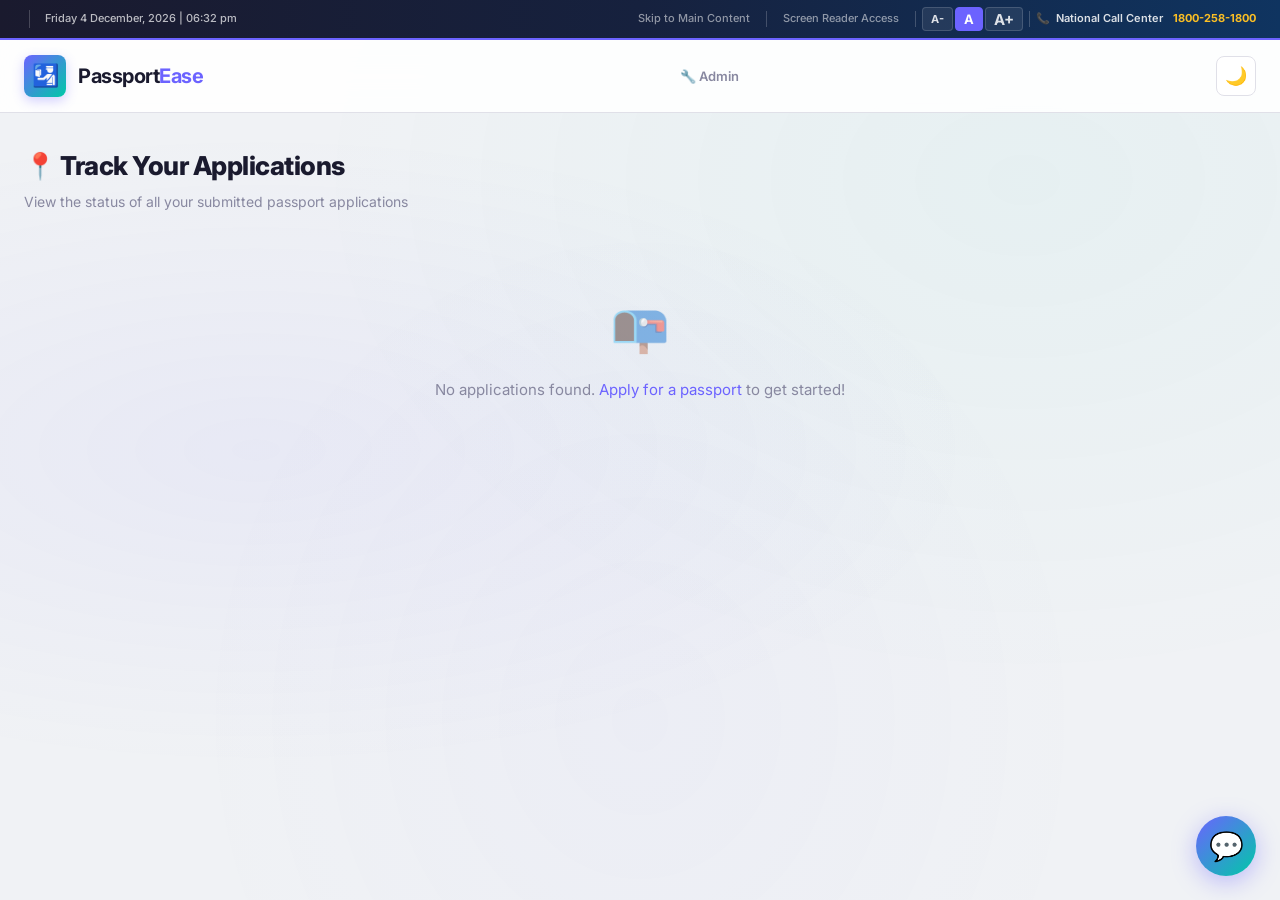
<file: track.html>
<!DOCTYPE html>
<html lang="en" data-theme="light">
<head>
  <meta charset="UTF-8" />
  <meta name="viewport" content="width=device-width, initial-scale=1.0" />
  <meta name="description" content="Track your passport application status — view submitted applications, download PDFs, and monitor progress." />
  <title>Track Application — PassportEase</title>
  <link rel="preconnect" href="https://fonts.googleapis.com" />
  <link rel="preconnect" href="https://fonts.gstatic.com" crossorigin />
  <link href="https://fonts.googleapis.com/css2?family=Inter:wght@400;500;600;700;800&display=swap" rel="stylesheet" />
  <link rel="stylesheet" href="css/styles.css" />
</head>
<body>

  <!-- ACCESSIBILITY TOP BAR -->
  <div class="accessibility-bar" id="accessibilityBar">
    <div class="accessibility-bar-inner">
      <div class="accessibility-left">
        <span class="accessibility-date" id="accessDate"></span>
      </div>
      <div class="accessibility-right">
        <a href="#mainContent" class="accessibility-link">Skip to Main Content</a>
        <span class="accessibility-divider"></span>
        <a href="#" class="accessibility-link">Screen Reader Access</a>
        <span class="accessibility-divider"></span>
        <div class="font-size-controls">
          <button class="font-size-btn fs-small" data-fontsize="small" title="Decrease Font Size">A-</button>
          <button class="font-size-btn fs-normal active" data-fontsize="normal" title="Normal Font Size">A</button>
          <button class="font-size-btn fs-large" data-fontsize="large" title="Increase Font Size">A+</button>
        </div>
        <span class="accessibility-divider"></span>
        <div class="accessibility-call">
          <span>📞</span> National Call Center <strong style="margin-left:4px;color:#fbbf24">1800-258-1800</strong>
        </div>
      </div>
    </div>
  </div>

  <!-- HEADER -->
  <header class="header">
    <div class="header-inner">
      <a href="index.html" class="logo">
        <div class="logo-icon">🛂</div>
        <div class="logo-text">Passport<span>Ease</span></div>
      </a>
      <nav class="nav-links">
        <a href="admin.html" class="nav-link">🔧 Admin</a>
      </nav>
      <div class="header-actions">
        <button class="btn-icon" id="themeToggle" title="Toggle Dark Mode" aria-label="Toggle theme">🌙</button>
      </div>
    </div>
  </header>

  <div class="toast-container" id="toastContainer"></div>

  <main class="main-container fade-in">
    <div class="page-header">
      <h1 class="page-title" data-i18n="track.title">📍 Track Your Applications</h1>
      <p class="page-subtitle" data-i18n="track.subtitle">View the status of all your submitted passport applications</p>
    </div>

    <!-- Application List -->
    <div id="appListContainer">
      <!-- populated by JS -->
    </div>

    <div class="no-data hidden" id="noAppsMsg">
      <div class="empty-icon">📭</div>
      <p>No applications found. <a href="apply.html">Apply for a passport</a> to get started!</p>
    </div>
  </main>

  <!-- Print area (hidden, used for PDF) -->
  <div class="print-area" id="printArea"></div>

  <script src="js/shared.js"></script>
  <script src="js/track.js"></script>
  <script src="js/i18n.js"></script>
  <script src="js/chatbot.js"></script>
</body>
</html>
</file>
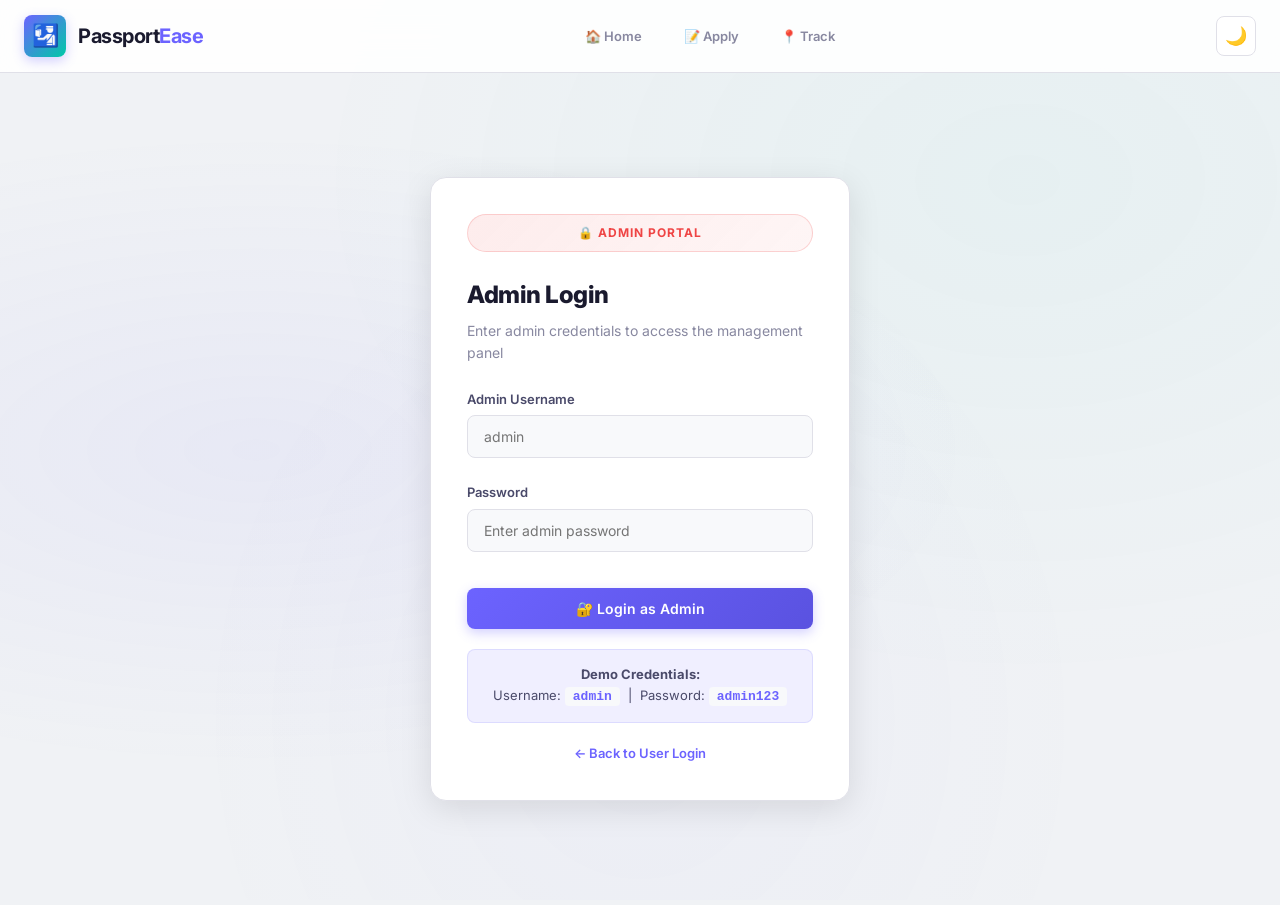
<file: html/admin-login.html>
<!DOCTYPE html>
<html lang="en" data-theme="light">
<head>
  <meta charset="UTF-8" />
  <meta name="viewport" content="width=device-width, initial-scale=1.0" />
  <meta name="description" content="Admin Login — PassportEase Administration Portal" />
  <title>Admin Login — PassportEase</title>
  <link rel="icon" type="image/svg+xml" href="data:image/svg+xml,<svg xmlns='http://www.w3.org/2000/svg' viewBox='0 0 100 100'><rect width='100' height='100' rx='22' fill='%236c63ff'/><text y='0.9em' font-size='72' text-anchor='middle' x='50' dominant-baseline='hanging'>&#x1F6C2;</text></svg>" />
  <link rel="preconnect" href="https://fonts.googleapis.com" />
  <link rel="preconnect" href="https://fonts.gstatic.com" crossorigin />
  <link href="https://fonts.googleapis.com/css2?family=Inter:wght@400;500;600;700;800;900&display=swap" rel="stylesheet" />
  <link rel="stylesheet" href="../css/styles.css" />
</head>
<body>

  <header class="header">
    <div class="header-inner">
      <a href="../index.html" class="logo">
        <div class="logo-icon">🛂</div>
        <div class="logo-text">Passport<span>Ease</span></div>
      </a>
      <nav class="nav-links">
        <a href="../index.html" class="nav-link">🏠 Home</a>
        <a href="apply.html" class="nav-link">📝 Apply</a>
        <a href="track.html" class="nav-link">📍 Track</a>
      </nav>
      <div class="header-actions">
        <button class="btn-icon" id="themeToggle" title="Toggle Dark Mode">🌙</button>
      </div>
    </div>
  </header>

  <div class="toast-container" id="toastContainer"></div>

  <main class="auth-page">
    <div class="auth-card" style="max-width:420px">
      <div class="auth-admin-badge">🔒 ADMIN PORTAL</div>
      <div class="auth-form active" style="display:block">
        <h2 class="auth-title">Admin Login</h2>
        <p class="auth-subtitle">Enter admin credentials to access the management panel</p>

        <div class="form-group">
          <label class="form-label" for="adminUser">Admin Username</label>
          <input type="text" class="form-input" id="adminUser" placeholder="admin" />
          <div class="error-message" id="adminUserError"></div>
        </div>
        <div class="form-group">
          <label class="form-label" for="adminPass">Password</label>
          <input type="password" class="form-input" id="adminPass" placeholder="Enter admin password" />
          <div class="error-message" id="adminPassError"></div>
        </div>

        <button class="btn btn-primary auth-submit" id="btnAdminLogin" style="width:100%;margin-top:12px">🔐 Login as Admin</button>

        <div class="auth-admin-hint">
          <p><strong>Demo Credentials:</strong></p>
          <p>Username: <code>admin</code> &nbsp;|&nbsp; Password: <code>admin123</code></p>
        </div>

        <p class="auth-footer-text" style="margin-top:20px">
          <a href="login.html">← Back to User Login</a>
        </p>
      </div>
    </div>
  </main>

  <script src="../js/shared.js"></script>
  <script>
    (function () {
      const $ = id => document.getElementById(id);
      const LS_SESSION = 'pe_session';

      // If already admin, redirect
      const session = JSON.parse(localStorage.getItem(LS_SESSION) || 'null');
      if (session && session.role === 'admin') {
        window.location.href = 'admin.html';
        return;
      }

      $('btnAdminLogin').addEventListener('click', () => {
        const user = $('adminUser').value.trim();
        const pass = $('adminPass').value;

        document.querySelectorAll('.error-message').forEach(e => { e.textContent = ''; e.classList.remove('visible'); });

        if (!user) { $('adminUserError').textContent = 'Username required'; $('adminUserError').classList.add('visible'); return; }
        if (!pass) { $('adminPassError').textContent = 'Password required'; $('adminPassError').classList.add('visible'); return; }

        // Hard-coded admin credentials
        if (user === 'admin' && pass === 'admin123') {
          localStorage.setItem(LS_SESSION, JSON.stringify({
            role: 'admin',
            name: 'Administrator',
            loginAt: new Date().toISOString()
          }));
          showToast('Admin login successful! Redirecting...', 'success');
          setTimeout(() => window.location.href = 'admin.html', 1000);
        } else {
          $('adminPassError').textContent = 'Invalid username or password';
          $('adminPassError').classList.add('visible');
        }
      });

      // Enter key
      $('adminPass').addEventListener('keydown', e => { if (e.key === 'Enter') $('btnAdminLogin').click(); });
    })();
  </script>
</body>
</html>
</file>
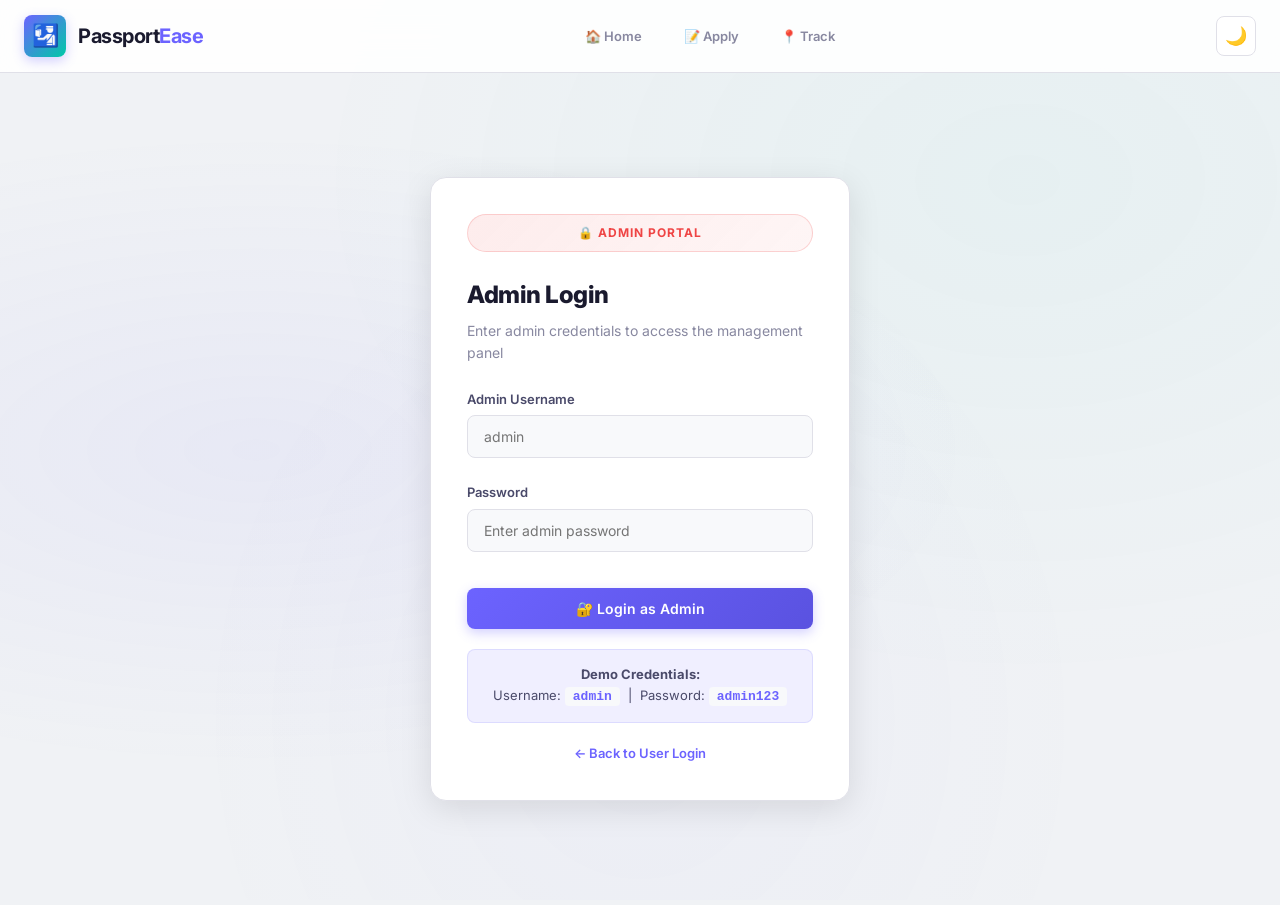
<file: html/admin.html>
<!DOCTYPE html>
<html lang="en" data-theme="light">
<head>
  <meta charset="UTF-8" />
  <meta name="viewport" content="width=device-width, initial-scale=1.0" />
  <meta name="description" content="Admin Panel — Manage, search, filter, verify documents, approve, or reject passport applications." />
  <title>Admin Panel — PassportEase</title>
  <link rel="icon" type="image/svg+xml" href="data:image/svg+xml,<svg xmlns='http://www.w3.org/2000/svg' viewBox='0 0 100 100'><rect width='100' height='100' rx='22' fill='%236c63ff'/><text y='0.9em' font-size='72' text-anchor='middle' x='50' dominant-baseline='hanging'>&#x1F6C2;</text></svg>" />
  <link rel="preconnect" href="https://fonts.googleapis.com" />
  <link rel="preconnect" href="https://fonts.gstatic.com" crossorigin />
  <link href="https://fonts.googleapis.com/css2?family=Inter:wght@400;500;600;700;800&display=swap" rel="stylesheet" />
  <link rel="stylesheet" href="../css/styles.css" />
</head>
<body>

  <!-- ACCESSIBILITY TOP BAR -->
  <div class="accessibility-bar" id="accessibilityBar">
    <div class="accessibility-bar-inner">
      <div class="accessibility-left">
        <div class="gov-logos">
          <img src="https://upload.wikimedia.org/wikipedia/commons/thumb/5/55/Emblem_of_India.svg/60px-Emblem_of_India.svg.png" alt="Gov" class="gov-logo-emblem">
          <div class="gov-logo-divider"></div>
          <div class="gov-logo-digital">
            <span class="di-digital" style="color:#fff">Digital</span><span class="di-india" style="color:#ff9933">India</span>
          </div>
        </div>
        <span class="accessibility-date" id="accessDate"></span>
      </div>
      <div class="accessibility-right">
        <a href="#mainContent" class="accessibility-link">Skip to Content</a>
        <span class="accessibility-divider"></span>
        <div class="font-size-controls">
          <button class="font-size-btn fs-small" data-fontsize="small">A-</button>
          <button class="font-size-btn fs-normal active" data-fontsize="normal">A</button>
          <button class="font-size-btn fs-large" data-fontsize="large">A+</button>
        </div>
        <span class="accessibility-divider"></span>
        <div class="accessibility-call">
          <span>📞</span> Call Center <strong>1800-258-1800</strong>
        </div>
      </div>
    </div>
  </div>

  <!-- HEADER -->
  <header class="header">
    <div class="header-inner">
      <a href="../index.html" class="logo">
        <div class="logo-icon">🛂</div>
        <div class="logo-text">Passport<span>Ease</span></div>
      </a>
      <nav class="nav-links">
        <a href="../index.html" class="nav-link">🏠 Home</a>
        <a href="admin.html" class="nav-link active">🔧 Admin</a>
      </nav>
      <div class="header-actions">
        <div id="userBar"></div>
        <button class="btn-icon" id="themeToggle" title="Toggle Dark Mode">🌙</button>
      </div>
    </div>
  </header>

  <div class="toast-container" id="toastContainer"></div>

  <main class="main-container fade-in">
    <div class="page-header">
      <h1 class="page-title">🔧 Admin Dashboard</h1>
      <p class="page-subtitle">Verify documents, approve applications, and issue passports</p>
    </div>

    <!-- Workflow Info Banner -->
    <div class="workflow-banner">
      <div class="workflow-banner-title">📋 Application Workflow</div>
      <div class="workflow-steps-mini">
        <span class="workflow-step-mini">📄 Submit</span>
        <span class="workflow-arrow">→</span>
        <span class="workflow-step-mini active">📋 Doc Verify</span>
        <span class="workflow-arrow">→</span>
        <span class="workflow-step-mini">🛡️ Police Verify</span>
        <span class="workflow-arrow">→</span>
        <span class="workflow-step-mini active">✅ Admin Approve</span>
        <span class="workflow-arrow">→</span>
        <span class="workflow-step-mini">🛂 Print Passport</span>
      </div>
    </div>

    <!-- Stats -->
    <div class="stats-grid" id="statsGrid" style="grid-template-columns:repeat(6,1fr)">
      <div class="stat-card">
        <div class="stat-icon submitted">📄</div>
        <div class="stat-info">
          <div class="stat-value" id="statTotal">0</div>
          <div class="stat-label">Total</div>
        </div>
      </div>
      <div class="stat-card">
        <div class="stat-icon submitted">⏳</div>
        <div class="stat-info">
          <div class="stat-value" id="statSubmitted">0</div>
          <div class="stat-label">Pending Docs</div>
        </div>
      </div>
      <div class="stat-card">
        <div class="stat-icon review">📋</div>
        <div class="stat-info">
          <div class="stat-value" id="statDocVerified">0</div>
          <div class="stat-label">Docs Verified</div>
        </div>
      </div>
      <div class="stat-card">
        <div class="stat-icon" style="background:rgba(59,130,246,.12);color:#3b82f6">🛡️</div>
        <div class="stat-info">
          <div class="stat-value" id="statPoliceVerified">0</div>
          <div class="stat-label">Police Verified</div>
        </div>
      </div>
      <div class="stat-card">
        <div class="stat-icon approved">✅</div>
        <div class="stat-info">
          <div class="stat-value" id="statApproved">0</div>
          <div class="stat-label">Approved / Issued</div>
        </div>
      </div>
      <div class="stat-card">
        <div class="stat-icon rejected">❌</div>
        <div class="stat-info">
          <div class="stat-value" id="statRejected">0</div>
          <div class="stat-label">Rejected</div>
        </div>
      </div>
    </div>

    <!-- Management Card -->
    <div class="section-card">
      <div class="section-title"><span class="icon">📋</span> Application Management</div>
      <div class="section-subtitle">Search, filter, and manage all passport applications</div>

      <!-- Toolbar -->
      <div class="admin-toolbar" style="display:flex; justify-content:space-between; align-items:center; gap:12px; flex-wrap:wrap;">
        <div style="display:flex; gap:12px; flex-wrap:wrap; flex:1;">
          <div class="search-box" style="flex:1; min-width:200px;">
            <span class="search-icon">🔍</span>
            <input type="text" class="form-input" id="adminSearch" placeholder="Search by Name or Application ID..." />
          </div>
          <select class="form-select filter-select" id="adminFilter">
            <option value="all">All Status</option>
            <option value="Submitted">Submitted (Pending Doc Verify)</option>
            <option value="Documents Failed">Docs Failed (Re-upload)</option>
            <option value="Documents Verified">Docs Verified (At Police)</option>
            <option value="Police Verified">Police Verified (Needs Approval)</option>
            <option value="Admin Approved">Admin Approved</option>
            <option value="Passport Issued">Passport Issued</option>
            <option value="Rejected">Rejected</option>
          </select>
        </div>
        <button class="btn btn-secondary" id="btnViewUsers" style="white-space:nowrap;">👥 View Registered Users</button>
      </div>

      <!-- Table -->
      <div class="data-table-wrapper" id="tableWrapper">
        <table class="data-table" id="adminTable">
          <thead>
            <tr>
              <th>Application ID</th>
              <th>Applicant Name</th>
              <th>Type</th>
              <th>Mobile</th>
              <th>Date</th>
              <th>Docs</th>
              <th>Status</th>
              <th>Actions</th>
            </tr>
          </thead>
          <tbody id="adminTableBody">
            <!-- populated by JS -->
          </tbody>
        </table>
      </div>

      <div class="no-data hidden" id="noAdminData">
        <div class="empty-icon">📂</div>
        <p>No applications found matching your criteria.</p>
      </div>
    </div>

    <!-- Detail Modal -->
    <div class="admin-detail-overlay hidden" id="detailOverlay">
      <div class="admin-detail-modal">
        <div style="display:flex;justify-content:space-between;align-items:center;margin-bottom:20px;">
          <h2 style="font-size:20px;font-weight:700;" id="detailModalTitle">📋 Details</h2>
          <button class="btn btn-secondary btn-sm" id="closeDetailModal">✕ Close</button>
        </div>
        <div id="detailContent">
          <!-- populated by JS -->
        </div>
      </div>
    </div>
  </main>

  <script src="../js/shared.js"></script>
  <script src="../js/admin.js"></script>
  <script src="../js/i18n.js"></script>
  <script src="../js/chatbot.js"></script>
</body>
</html>
</file>
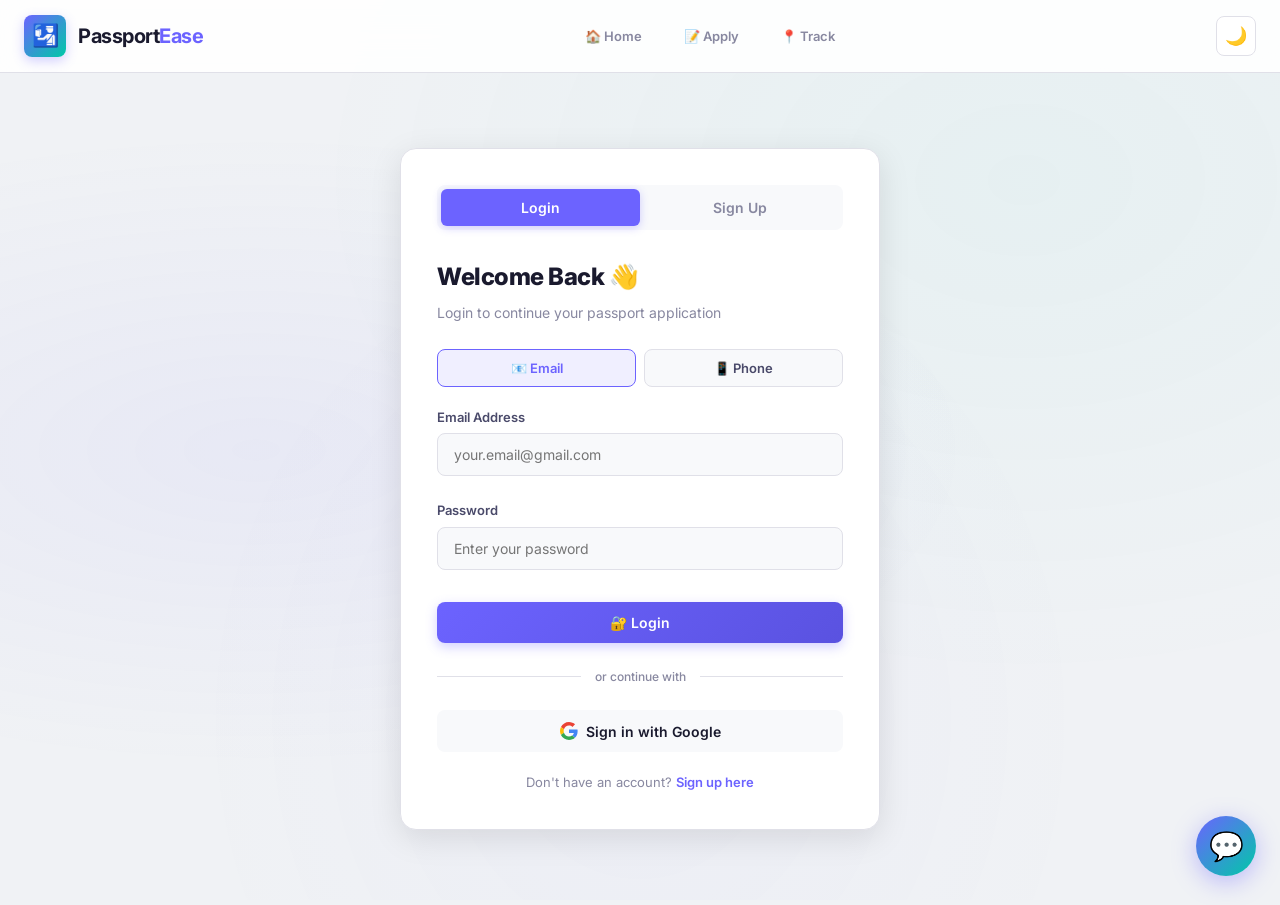
<file: html/apply.html>
<!DOCTYPE html>
<html lang="en" data-theme="light">
<head>
  <meta charset="UTF-8" />
  <meta name="viewport" content="width=device-width, initial-scale=1.0" />
  <meta name="description" content="Apply for a new passport — fill in your personal details, upload required documents, and book an appointment slot." />
  <title>Apply — PassportEase</title>
  <link rel="icon" type="image/svg+xml" href="data:image/svg+xml,<svg xmlns='http://www.w3.org/2000/svg' viewBox='0 0 100 100'><rect width='100' height='100' rx='22' fill='%236c63ff'/><text y='0.9em' font-size='72' text-anchor='middle' x='50' dominant-baseline='hanging'>&#x1F6C2;</text></svg>" />
  <link rel="preconnect" href="https://fonts.googleapis.com" />
  <link rel="preconnect" href="https://fonts.gstatic.com" crossorigin />
  <link href="https://fonts.googleapis.com/css2?family=Inter:wght@400;500;600;700;800&display=swap" rel="stylesheet" />
  <link rel="stylesheet" href="../css/styles.css" />
</head>
<body>

  <!-- ACCESSIBILITY TOP BAR -->
  <div class="accessibility-bar" id="accessibilityBar">
    <div class="accessibility-bar-inner">
      <div class="accessibility-left">
        <div class="gov-logos">
          <img src="https://upload.wikimedia.org/wikipedia/commons/thumb/5/55/Emblem_of_India.svg/60px-Emblem_of_India.svg.png" alt="Gov" class="gov-logo-emblem">
          <div class="gov-logo-divider"></div>
          <div class="gov-logo-digital">
            <span class="di-digital" style="color:#fff">Digital</span><span class="di-india" style="color:#ff9933">India</span>
          </div>
        </div>
        <span class="accessibility-date" id="accessDate"></span>
      </div>
      <div class="accessibility-right">
        <a href="#mainContent" class="accessibility-link">Skip to Content</a>
        <span class="accessibility-divider"></span>
        <div class="font-size-controls">
          <button class="font-size-btn fs-small" data-fontsize="small">A-</button>
          <button class="font-size-btn fs-normal active" data-fontsize="normal">A</button>
          <button class="font-size-btn fs-large" data-fontsize="large">A+</button>
        </div>
        <span class="accessibility-divider"></span>
        <div class="accessibility-call">
          <span>📞</span> Call Center <strong>1800-258-1800</strong>
        </div>
      </div>
    </div>
  </div>

  <!-- HEADER -->
  <header class="header">
    <div class="header-inner">
      <a href="../index.html" class="logo">
        <div class="logo-icon">🛂</div>
        <div class="logo-text">Passport<span>Ease</span></div>
      </a>
      <nav class="nav-links">
        <a href="../index.html" class="nav-link">🏠 Home</a>
        <a href="apply.html" class="nav-link active">📝 Apply</a>
        <a href="track.html" class="nav-link">📍 Track</a>
      </nav>
      <div class="header-actions">
        <div id="userBar"></div>
        <button class="btn-icon" id="themeToggle" title="Toggle Dark Mode">🌙</button>
      </div>
    </div>
  </header>

  <div class="toast-container" id="toastContainer"></div>
  <div class="draft-indicator" id="draftIndicator"><span class="check-icon">✅</span> Draft saved</div>

  <main class="main-container fade-in">
    <div class="page-header">
      <h1 class="page-title">📝 Passport Application Form</h1>
      <p class="page-subtitle">Complete all steps to submit your application. Your progress is auto-saved.</p>
    </div>

    <!-- STEP COUNTER -->
    <div class="wizard-step-counter" id="stepCounter">Step <strong>1</strong> of <strong>6</strong></div>

    <!-- STEP WIZARD -->
    <div class="step-wizard" id="stepWizard">
      <div class="wizard-step active" data-step="1">
        <div class="wizard-step-circle">1</div>
        <div class="wizard-step-label">Application Type</div>
      </div>
      <div class="wizard-step" data-step="2">
        <div class="wizard-step-circle">2</div>
        <div class="wizard-step-label">Personal Details</div>
      </div>
      <div class="wizard-step" data-step="3">
        <div class="wizard-step-circle">3</div>
        <div class="wizard-step-label">Family Info</div>
      </div>
      <div class="wizard-step" data-step="4">
        <div class="wizard-step-circle">4</div>
        <div class="wizard-step-label">Contact & Address</div>
      </div>
      <div class="wizard-step" data-step="5">
        <div class="wizard-step-circle">5</div>
        <div class="wizard-step-label">Documents</div>
      </div>
      <div class="wizard-step" data-step="6">
        <div class="wizard-step-circle">6</div>
        <div class="wizard-step-label">Review & Submit</div>
      </div>
    </div>

    <form id="passportForm" novalidate autocomplete="off">

      <!-- ========== STEP 1: APPLICATION TYPE ========== -->
      <div class="step-content active" id="step1">
        <div class="section-card">
          <div class="section-title"><span class="icon">📋</span> Application Type</div>
          <div class="section-subtitle">Select the type of passport service you require</div>
          <div class="form-grid">
            <div class="form-group">
              <label class="form-label" for="applicationType">Application Type <span class="required">*</span></label>
              <select class="form-select" id="applicationType" name="applicationType">
                <option value="">-- Select --</option>
                <option value="Fresh">Fresh / New Passport</option>
                <option value="Renewal">Renewal of Passport</option>
                <option value="Re-issue">Re-issue (Damaged / Lost)</option>
              </select>
              <div class="error-message" id="applicationTypeError"></div>
            </div>
            <div class="form-group">
              <label class="form-label" for="passportType">Passport Type <span class="required">*</span></label>
              <select class="form-select" id="passportType" name="passportType">
                <option value="">-- Select --</option>
                <option value="Ordinary">Ordinary Passport</option>
                <option value="Diplomatic">Diplomatic Passport</option>
                <option value="Official">Official Passport</option>
              </select>
              <div class="error-message" id="passportTypeError"></div>
            </div>
            <div class="form-group">
              <label class="form-label" for="bookletType">Booklet Type <span class="required">*</span></label>
              <select class="form-select" id="bookletType" name="bookletType">
                <option value="">-- Select --</option>
                <option value="36 Pages">36 Pages (Normal)</option>
                <option value="60 Pages">60 Pages (Frequent Traveler)</option>
              </select>
              <div class="error-message" id="bookletTypeError"></div>
            </div>
          </div>

          <!-- Renewal / Re-issue Fields (conditionally shown) -->
          <div class="renewal-fields hidden" id="renewalFields">
            <h3 style="font-size:15px;font-weight:700;margin:28px 0 16px">🔄 Existing Passport Details</h3>
            <div class="renewal-info-banner">
              <span style="font-size:18px">ℹ️</span>
              <span>Please provide your existing passport details for renewal / re-issue processing.</span>
            </div>
            <div class="form-grid">
              <div class="form-group">
                <label class="form-label" for="oldPassportNumber">Old Passport Number <span class="required">*</span></label>
                <input type="text" class="form-input" id="oldPassportNumber" name="oldPassportNumber" placeholder="e.g. J1234567" maxlength="8" style="text-transform:uppercase" />
                <div class="error-message" id="oldPassportNumberError"></div>
              </div>
              <div class="form-group">
                <label class="form-label" for="oldPassportIssueDate">Date of Issue <span class="required">*</span></label>
                <input type="date" class="form-input" id="oldPassportIssueDate" name="oldPassportIssueDate" />
                <div class="error-message" id="oldPassportIssueDateError"></div>
              </div>
              <div class="form-group">
                <label class="form-label" for="oldPassportExpiryDate">Date of Expiry <span class="required">*</span></label>
                <input type="date" class="form-input" id="oldPassportExpiryDate" name="oldPassportExpiryDate" />
                <div class="error-message" id="oldPassportExpiryDateError"></div>
              </div>
              <div class="form-group">
                <label class="form-label" for="oldPassportPlaceOfIssue">Place of Issue <span class="required">*</span></label>
                <input type="text" class="form-input" id="oldPassportPlaceOfIssue" name="oldPassportPlaceOfIssue" placeholder="e.g. Delhi" />
                <div class="error-message" id="oldPassportPlaceOfIssueError"></div>
              </div>
              <div class="form-group">
                <label class="form-label" for="renewalReason">Reason for Renewal / Re-issue <span class="required">*</span></label>
                <select class="form-select" id="renewalReason" name="renewalReason">
                  <option value="">-- Select Reason --</option>
                  <option value="Validity Expired">Validity Expired</option>
                  <option value="Validity Expiring Soon">Validity Expiring Soon (within 1 year)</option>
                  <option value="Pages Exhausted">Pages Exhausted</option>
                  <option value="Name Change">Change in Name</option>
                  <option value="Address Change">Change in Address</option>
                  <option value="Appearance Change">Change in Appearance</option>
                  <option value="Damaged Passport">Damaged Passport</option>
                  <option value="Lost Passport">Lost Passport</option>
                  <option value="Stolen Passport">Stolen Passport</option>
                </select>
                <div class="error-message" id="renewalReasonError"></div>
              </div>
            </div>
          </div>

          <div class="step-nav"><div></div><button type="button" class="btn btn-primary step-next" data-to="2">Next: Personal Details →</button></div>
        </div>
      </div>

      <!-- ========== STEP 2: PERSONAL DETAILS ========== -->
      <div class="step-content" id="step2">
        <div class="section-card">
          <div class="section-title"><span class="icon">👤</span> Personal Details</div>
          <div class="section-subtitle">Enter your details exactly as they appear on your official documents</div>
          <div class="form-grid">
            <div class="form-group">
              <label class="form-label" for="surname">Surname / Family Name <span class="required">*</span></label>
              <input type="text" class="form-input" id="surname" name="surname" placeholder="e.g. SHARMA" />
              <div class="error-message" id="surnameError"></div>
            </div>
            <div class="form-group">
              <label class="form-label" for="givenName">Given Name <span class="required">*</span></label>
              <input type="text" class="form-input" id="givenName" name="givenName" placeholder="e.g. RAHUL" />
              <div class="error-message" id="givenNameError"></div>
            </div>
            <div class="form-group">
              <label class="form-label" for="dob">Date of Birth <span class="required">*</span></label>
              <input type="date" class="form-input" id="dob" name="dob" />
              <div class="error-message" id="dobError"></div>
            </div>
            <div class="form-group">
              <label class="form-label" for="placeOfBirth">Place of Birth <span class="required">*</span></label>
              <input type="text" class="form-input" id="placeOfBirth" name="placeOfBirth" placeholder="City / Town / Village" />
              <div class="error-message" id="placeOfBirthError"></div>
            </div>
            <div class="form-group">
              <label class="form-label" for="gender">Gender <span class="required">*</span></label>
              <select class="form-select" id="gender" name="gender">
                <option value="">-- Select --</option>
                <option value="Male">Male</option>
                <option value="Female">Female</option>
                <option value="Other">Other</option>
              </select>
              <div class="error-message" id="genderError"></div>
            </div>
            <div class="form-group">
              <label class="form-label" for="maritalStatus">Marital Status <span class="required">*</span></label>
              <select class="form-select" id="maritalStatus" name="maritalStatus">
                <option value="">-- Select --</option>
                <option value="Single">Single</option>
                <option value="Married">Married</option>
                <option value="Divorced">Divorced</option>
                <option value="Widow/Widower">Widow / Widower</option>
              </select>
              <div class="error-message" id="maritalStatusError"></div>
            </div>
            <div class="form-group">
              <label class="form-label" for="citizenship">Citizenship <span class="required">*</span></label>
              <select class="form-select" id="citizenship" name="citizenship">
                <option value="">-- Select --</option>
                <option value="By Birth">Indian Citizen by Birth</option>
                <option value="By Descent">By Descent</option>
                <option value="By Registration">By Registration</option>
                <option value="By Naturalization">By Naturalization</option>
              </select>
              <div class="error-message" id="citizenshipError"></div>
            </div>
            <div class="form-group">
              <label class="form-label" for="educationQualification">Education <span class="required">*</span></label>
              <select class="form-select" id="educationQualification" name="educationQualification">
                <option value="">-- Select --</option>
                <option value="Below Matriculation">Below Matriculation</option>
                <option value="Matriculation">Matriculation (10th)</option>
                <option value="Senior Secondary">Senior Secondary (12th)</option>
                <option value="Graduate">Graduate</option>
                <option value="Post Graduate">Post Graduate & Above</option>
              </select>
              <div class="error-message" id="educationQualificationError"></div>
            </div>
            <div class="form-group">
              <label class="form-label" for="employmentType">Employment <span class="required">*</span></label>
              <select class="form-select" id="employmentType" name="employmentType">
                <option value="">-- Select --</option>
                <option value="Government">Government Employee</option>
                <option value="Private">Private Sector</option>
                <option value="Self-Employed">Self-Employed</option>
                <option value="Student">Student</option>
                <option value="Homemaker">Homemaker</option>
                <option value="Retired">Retired</option>
                <option value="Not Employed">Not Employed</option>
              </select>
              <div class="error-message" id="employmentTypeError"></div>
            </div>
            <div class="form-group">
              <label class="form-label" for="organizationName">Organization</label>
              <input type="text" class="form-input" id="organizationName" name="organizationName" placeholder="Company name (optional)" />
            </div>
          </div>
          <div class="step-nav"><button type="button" class="btn btn-secondary step-prev" data-to="1">← Back</button><button type="button" class="btn btn-primary step-next" data-to="3">Next: Family Info →</button></div>
        </div>
      </div>

      <!-- ========== STEP 3: FAMILY DETAILS ========== -->
      <div class="step-content" id="step3">
        <div class="section-card">
          <div class="section-title"><span class="icon">👨‍👩‍👧</span> Family Details</div>
          <div class="section-subtitle">Enter your parent's and spouse's details</div>
          <div class="form-grid">
            <div class="form-group">
              <label class="form-label" for="fatherName">Father's Full Name <span class="required">*</span></label>
              <input type="text" class="form-input" id="fatherName" name="fatherName" placeholder="Father's full name" />
              <div class="error-message" id="fatherNameError"></div>
            </div>
            <div class="form-group">
              <label class="form-label" for="motherName">Mother's Full Name <span class="required">*</span></label>
              <input type="text" class="form-input" id="motherName" name="motherName" placeholder="Mother's full name" />
              <div class="error-message" id="motherNameError"></div>
            </div>
            <div class="form-group">
              <label class="form-label" for="spouseName">Spouse's Name</label>
              <input type="text" class="form-input" id="spouseName" name="spouseName" placeholder="Spouse's full name (if married)" />
            </div>
          </div>
          <div class="step-nav"><button type="button" class="btn btn-secondary step-prev" data-to="2">← Back</button><button type="button" class="btn btn-primary step-next" data-to="4">Next: Contact & Address →</button></div>
        </div>
      </div>

      <!-- ========== STEP 4: CONTACT & ADDRESS ========== -->
      <div class="step-content" id="step4">
        <div class="section-card">
          <div class="section-title"><span class="icon">📞</span> Contact & Address</div>
          <div class="section-subtitle">Provide your contact information and residential address</div>
          <div class="form-grid">
            <div class="form-group">
              <label class="form-label" for="mobile">Mobile Number <span class="required">*</span></label>
              <input type="tel" class="form-input" id="mobile" name="mobile" placeholder="10-digit number" maxlength="10" />
              <div class="error-message" id="mobileError"></div>
            </div>
            <div class="form-group">
              <label class="form-label" for="email">Email Address <span class="required">*</span></label>
              <input type="email" class="form-input" id="email" name="email" placeholder="your.email@example.com" />
              <div class="error-message" id="emailError"></div>
            </div>
            <div class="form-group">
              <label class="form-label" for="aadhaarNumber">Aadhaar Number <span class="required">*</span></label>
              <input type="text" class="form-input" id="aadhaarNumber" name="aadhaarNumber" placeholder="XXXX XXXX XXXX" maxlength="14" />
              <div class="error-message" id="aadhaarNumberError"></div>
            </div>
            <div class="form-group">
              <label class="form-label" for="panNumber">PAN Card Number</label>
              <input type="text" class="form-input" id="panNumber" name="panNumber" placeholder="ABCDE1234F" maxlength="10" style="text-transform:uppercase" />
              <div class="error-message" id="panNumberError"></div>
            </div>
          </div>
          <h3 style="font-size:15px;font-weight:700;margin:28px 0 16px">📍 Present Residential Address</h3>
          <div class="form-grid">
            <div class="form-group full-width">
              <label class="form-label" for="presentAddress">Address Line <span class="required">*</span></label>
              <textarea class="form-textarea" id="presentAddress" name="presentAddress" rows="2" placeholder="House No., Street, Locality"></textarea>
              <div class="error-message" id="presentAddressError"></div>
            </div>
            <div class="form-group">
              <label class="form-label" for="presentCity">City / District <span class="required">*</span></label>
              <input type="text" class="form-input" id="presentCity" name="presentCity" placeholder="e.g. New Delhi" />
              <div class="error-message" id="presentCityError"></div>
            </div>
            <div class="form-group">
              <label class="form-label" for="presentState">State <span class="required">*</span></label>
              <select class="form-select" id="presentState" name="presentState">
                <option value="">-- Select --</option>
                <option>Andhra Pradesh</option><option>Arunachal Pradesh</option><option>Assam</option><option>Bihar</option><option>Chhattisgarh</option><option>Delhi</option><option>Goa</option><option>Gujarat</option><option>Haryana</option><option>Himachal Pradesh</option><option>Jharkhand</option><option>Karnataka</option><option>Kerala</option><option>Madhya Pradesh</option><option>Maharashtra</option><option>Manipur</option><option>Meghalaya</option><option>Mizoram</option><option>Nagaland</option><option>Odisha</option><option>Punjab</option><option>Rajasthan</option><option>Sikkim</option><option>Tamil Nadu</option><option>Telangana</option><option>Tripura</option><option>Uttar Pradesh</option><option>Uttarakhand</option><option>West Bengal</option><option>Chandigarh</option><option>Jammu & Kashmir</option><option>Ladakh</option>
              </select>
              <div class="error-message" id="presentStateError"></div>
            </div>
            <div class="form-group">
              <label class="form-label" for="presentPincode">PIN Code <span class="required">*</span></label>
              <input type="text" class="form-input" id="presentPincode" name="presentPincode" placeholder="6-digit PIN" maxlength="6" />
              <div class="error-message" id="presentPincodeError"></div>
            </div>
          </div>
          <h3 style="font-size:15px;font-weight:700;margin:28px 0 16px">🏛️ Nearest Passport Seva Kendra</h3>
          <div class="form-grid">
            <div class="form-group">
              <label class="form-label" for="pskCity">Select Nearest City <span class="required">*</span></label>
              <select class="form-select" id="pskCity" name="pskCity">
                <option value="">-- Select PSK City --</option>
                <option>Ahmedabad</option><option>Amritsar</option><option>Bangalore</option><option>Bhopal</option><option>Bhubaneswar</option><option>Chandigarh</option><option>Chennai</option><option>Coimbatore</option><option>Dehradun</option><option>Delhi</option><option>Ghaziabad</option><option>Goa</option><option>Gurgaon</option><option>Guwahati</option><option>Hyderabad</option><option>Indore</option><option>Jaipur</option><option>Jammu</option><option>Kanpur</option><option>Kochi</option><option>Kolkata</option><option>Lucknow</option><option>Ludhiana</option><option>Mumbai</option><option>Nagpur</option><option>Noida</option><option>Patna</option><option>Pune</option><option>Raipur</option><option>Ranchi</option><option>Surat</option><option>Thiruvananthapuram</option><option>Vadodara</option><option>Varanasi</option><option>Visakhapatnam</option>
              </select>
              <div class="error-message" id="pskCityError"></div>
            </div>
            <div class="form-group">
              <label class="form-label" for="policeStation">Nearest Police Station</label>
              <input type="text" class="form-input" id="policeStation" name="policeStation" placeholder="e.g. Sadar Bazaar PS" />
            </div>
          </div>
          <h3 style="font-size:15px;font-weight:700;margin:28px 0 16px">🚨 Emergency Contact</h3>
          <div class="form-grid">
            <div class="form-group">
              <label class="form-label" for="emergencyName">Contact Name <span class="required">*</span></label>
              <input type="text" class="form-input" id="emergencyName" name="emergencyName" placeholder="Full name" />
              <div class="error-message" id="emergencyNameError"></div>
            </div>
            <div class="form-group">
              <label class="form-label" for="emergencyPhone">Contact Phone <span class="required">*</span></label>
              <input type="tel" class="form-input" id="emergencyPhone" name="emergencyPhone" placeholder="10-digit mobile" maxlength="10" />
              <div class="error-message" id="emergencyPhoneError"></div>
            </div>
            <div class="form-group">
              <label class="form-label" for="emergencyRelation">Relationship <span class="required">*</span></label>
              <select class="form-select" id="emergencyRelation" name="emergencyRelation">
                <option value="">-- Select --</option>
                <option>Father</option><option>Mother</option><option>Spouse</option><option>Sibling</option><option>Friend</option><option>Other</option>
              </select>
              <div class="error-message" id="emergencyRelationError"></div>
            </div>
          </div>
          <div class="step-nav"><button type="button" class="btn btn-secondary step-prev" data-to="3">← Back</button><button type="button" class="btn btn-primary step-next" data-to="5">Next: Documents →</button></div>
        </div>
      </div>

      <!-- ========== STEP 5: DOCUMENTS ========== -->
      <div class="step-content" id="step5">
        <div class="section-card">
          <div class="section-title"><span class="icon">📎</span> Required Documents</div>
          <div class="section-subtitle">Upload clear, legible scans or photos (Max 2MB each · JPG, PNG, WebP)</div>
          <div class="doc-upload-list" id="docUploadList">

            <div class="doc-upload-item" id="doc_passportPhoto">
              <div class="doc-upload-info">
                <div class="doc-upload-icon">📷</div>
                <div class="doc-upload-details">
                  <div class="doc-upload-name">Passport Size Photograph <span class="required">*</span></div>
                  <div class="doc-upload-desc">Recent colour photo with white background (3.5cm × 4.5cm)</div>
                </div>
              </div>
              <div class="doc-upload-status" id="status_passportPhoto"><span class="doc-status-text not-uploaded">Not Uploaded</span></div>
              <div class="doc-upload-actions">
                <label class="btn btn-secondary btn-sm doc-choose-btn" for="file_passportPhoto">📁 Choose File</label>
                <button type="button" class="btn btn-danger btn-sm doc-remove-btn hidden" id="remove_passportPhoto">🗑️ Remove</button>
                <label class="btn btn-secondary btn-sm doc-reupload-btn hidden" for="file_passportPhoto" id="reupload_passportPhoto">🔄 Re-upload</label>
              </div>
              <input type="file" class="hidden" id="file_passportPhoto" accept="image/jpeg,image/png,image/webp" data-dockey="passportPhoto" />
              <div class="doc-upload-preview hidden" id="preview_passportPhoto"><img id="img_passportPhoto" alt="Photo preview" /></div>
              <div class="error-message" id="error_passportPhoto"></div>
            </div>

            <div class="doc-upload-item" id="doc_aadhaarCard">
              <div class="doc-upload-info">
                <div class="doc-upload-icon">🪪</div>
                <div class="doc-upload-details">
                  <div class="doc-upload-name">Aadhaar Card <span class="required">*</span></div>
                  <div class="doc-upload-desc">Front and back of your Aadhaar card</div>
                </div>
              </div>
              <div class="doc-upload-status" id="status_aadhaarCard"><span class="doc-status-text not-uploaded">Not Uploaded</span></div>
              <div class="doc-upload-actions">
                <label class="btn btn-secondary btn-sm doc-choose-btn" for="file_aadhaarCard">📁 Choose File</label>
                <button type="button" class="btn btn-danger btn-sm doc-remove-btn hidden" id="remove_aadhaarCard">🗑️ Remove</button>
                <label class="btn btn-secondary btn-sm doc-reupload-btn hidden" for="file_aadhaarCard" id="reupload_aadhaarCard">🔄 Re-upload</label>
              </div>
              <input type="file" class="hidden" id="file_aadhaarCard" accept="image/jpeg,image/png,image/webp" data-dockey="aadhaarCard" />
              <div class="doc-upload-preview hidden" id="preview_aadhaarCard"><img id="img_aadhaarCard" alt="Aadhaar preview" /></div>
              <div class="error-message" id="error_aadhaarCard"></div>
            </div>

            <div class="doc-upload-item" id="doc_panCard">
              <div class="doc-upload-info">
                <div class="doc-upload-icon">💳</div>
                <div class="doc-upload-details">
                  <div class="doc-upload-name">PAN Card</div>
                  <div class="doc-upload-desc">Clear image of your PAN card (optional)</div>
                </div>
              </div>
              <div class="doc-upload-status" id="status_panCard"><span class="doc-status-text not-uploaded">Not Uploaded</span></div>
              <div class="doc-upload-actions">
                <label class="btn btn-secondary btn-sm doc-choose-btn" for="file_panCard">📁 Choose File</label>
                <button type="button" class="btn btn-danger btn-sm doc-remove-btn hidden" id="remove_panCard">🗑️ Remove</button>
                <label class="btn btn-secondary btn-sm doc-reupload-btn hidden" for="file_panCard" id="reupload_panCard">🔄 Re-upload</label>
              </div>
              <input type="file" class="hidden" id="file_panCard" accept="image/jpeg,image/png,image/webp" data-dockey="panCard" />
              <div class="doc-upload-preview hidden" id="preview_panCard"><img id="img_panCard" alt="PAN preview" /></div>
              <div class="error-message" id="error_panCard"></div>
            </div>

            <div class="doc-upload-item" id="doc_birthCertificate">
              <div class="doc-upload-info">
                <div class="doc-upload-icon">📜</div>
                <div class="doc-upload-details">
                  <div class="doc-upload-name">Date of Birth Proof <span class="required">*</span></div>
                  <div class="doc-upload-desc">Birth Certificate / 10th Marksheet showing DOB</div>
                </div>
              </div>
              <div class="doc-upload-status" id="status_birthCertificate"><span class="doc-status-text not-uploaded">Not Uploaded</span></div>
              <div class="doc-upload-actions">
                <label class="btn btn-secondary btn-sm doc-choose-btn" for="file_birthCertificate">📁 Choose File</label>
                <button type="button" class="btn btn-danger btn-sm doc-remove-btn hidden" id="remove_birthCertificate">🗑️ Remove</button>
                <label class="btn btn-secondary btn-sm doc-reupload-btn hidden" for="file_birthCertificate" id="reupload_birthCertificate">🔄 Re-upload</label>
              </div>
              <input type="file" class="hidden" id="file_birthCertificate" accept="image/jpeg,image/png,image/webp" data-dockey="birthCertificate" />
              <div class="doc-upload-preview hidden" id="preview_birthCertificate"><img id="img_birthCertificate" alt="DOB proof preview" /></div>
              <div class="error-message" id="error_birthCertificate"></div>
            </div>

            <div class="doc-upload-item" id="doc_addressProof">
              <div class="doc-upload-info">
                <div class="doc-upload-icon">🏠</div>
                <div class="doc-upload-details">
                  <div class="doc-upload-name">Address Proof <span class="required">*</span></div>
                  <div class="doc-upload-desc">Aadhaar / Voter ID / Utility Bill / Bank Statement</div>
                </div>
              </div>
              <div class="doc-upload-status" id="status_addressProof"><span class="doc-status-text not-uploaded">Not Uploaded</span></div>
              <div class="doc-upload-actions">
                <label class="btn btn-secondary btn-sm doc-choose-btn" for="file_addressProof">📁 Choose File</label>
                <button type="button" class="btn btn-danger btn-sm doc-remove-btn hidden" id="remove_addressProof">🗑️ Remove</button>
                <label class="btn btn-secondary btn-sm doc-reupload-btn hidden" for="file_addressProof" id="reupload_addressProof">🔄 Re-upload</label>
              </div>
              <input type="file" class="hidden" id="file_addressProof" accept="image/jpeg,image/png,image/webp" data-dockey="addressProof" />
              <div class="doc-upload-preview hidden" id="preview_addressProof"><img id="img_addressProof" alt="Address proof preview" /></div>
              <div class="error-message" id="error_addressProof"></div>
            </div>

            <div class="doc-upload-item" id="doc_signature">
              <div class="doc-upload-info">
                <div class="doc-upload-icon">✍️</div>
                <div class="doc-upload-details">
                  <div class="doc-upload-name">Applicant's Signature <span class="required">*</span></div>
                  <div class="doc-upload-desc">Scan or photo of your signature on white paper</div>
                </div>
              </div>
              <div class="doc-upload-status" id="status_signature"><span class="doc-status-text not-uploaded">Not Uploaded</span></div>
              <div class="doc-upload-actions">
                <label class="btn btn-secondary btn-sm doc-choose-btn" for="file_signature">📁 Choose File</label>
                <button type="button" class="btn btn-danger btn-sm doc-remove-btn hidden" id="remove_signature">🗑️ Remove</button>
                <label class="btn btn-secondary btn-sm doc-reupload-btn hidden" for="file_signature" id="reupload_signature">🔄 Re-upload</label>
              </div>
              <input type="file" class="hidden" id="file_signature" accept="image/jpeg,image/png,image/webp" data-dockey="signature" />
              <div class="doc-upload-preview hidden" id="preview_signature"><img id="img_signature" alt="Signature preview" /></div>
              <div class="error-message" id="error_signature"></div>
            </div>

          </div>
          <div class="step-nav"><button type="button" class="btn btn-secondary step-prev" data-to="4">← Back</button><button type="button" class="btn btn-primary step-next" data-to="6">Next: Review & Submit →</button></div>
        </div>
      </div>

      <!-- ========== STEP 6: REVIEW & SUBMIT ========== -->
      <div class="step-content" id="step6">
        <div class="section-card">
          <div class="section-title"><span class="icon">📜</span> Review Your Application</div>
          <div class="section-subtitle">Please review all details before submitting. You can go back to edit any step.</div>

          <div id="reviewSummary" style="margin-bottom:24px">
            <!-- populated by JS -->
          </div>

          <div class="declaration-box">
            <p>I hereby declare that all the information furnished by me in this application is true and correct to the best of my knowledge. I understand that furnishing incorrect or false information is a punishable offence under the Passports Act, 1967.</p>
            <label class="checkbox-label" style="margin-top:16px;display:flex;align-items:flex-start;gap:10px;cursor:pointer;">
              <input type="checkbox" id="declaration" style="margin-top:4px;accent-color:var(--accent);width:18px;height:18px;flex-shrink:0;" />
              <span style="font-size:14px;color:var(--text-primary);font-weight:500;">I agree to the above declaration and confirm that all details are accurate. <span class="required">*</span></span>
            </label>
            <div class="error-message" id="declarationError"></div>
          </div>

          <div class="step-nav">
            <button type="button" class="btn btn-secondary step-prev" data-to="5">← Back</button>
            <button type="submit" class="btn btn-primary" id="btnSubmit" disabled>🚀 Submit Application</button>
          </div>
        </div>
      </div>

    </form>
  </main>

  <script src="../js/shared.js"></script>
  <script src="../js/apply.js"></script>
  <script src="../js/i18n.js"></script>
  <script src="../js/chatbot.js"></script>
</body>
</html>
</file>
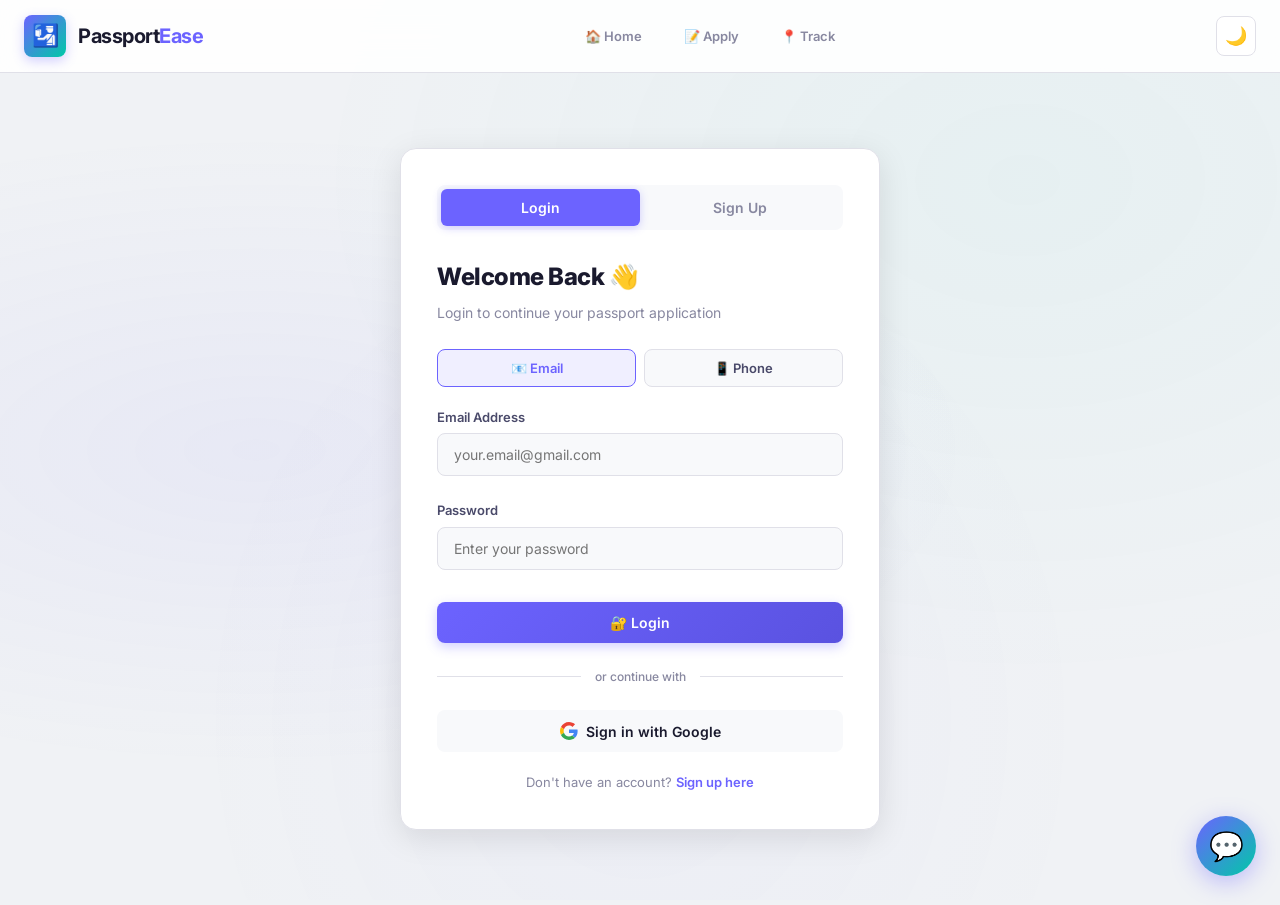
<file: html/login.html>
<!DOCTYPE html>
<html lang="en" data-theme="light">
<head>
  <meta charset="UTF-8" />
  <meta name="viewport" content="width=device-width, initial-scale=1.0" />
  <meta name="description" content="Login or Sign Up to PassportEase — Your online passport application portal." />
  <title>Login — PassportEase</title>
  <link rel="icon" type="image/svg+xml" href="data:image/svg+xml,<svg xmlns='http://www.w3.org/2000/svg' viewBox='0 0 100 100'><rect width='100' height='100' rx='22' fill='%236c63ff'/><text y='0.9em' font-size='72' text-anchor='middle' x='50' dominant-baseline='hanging'>&#x1F6C2;</text></svg>" />
  <link rel="preconnect" href="https://fonts.googleapis.com" />
  <link rel="preconnect" href="https://fonts.gstatic.com" crossorigin />
  <link href="https://fonts.googleapis.com/css2?family=Inter:wght@400;500;600;700;800;900&display=swap" rel="stylesheet" />
  <link rel="stylesheet" href="../css/styles.css" />
</head>
<body>

  <header class="header">
    <div class="header-inner">
      <a href="../index.html" class="logo">
        <div class="logo-icon">🛂</div>
        <div class="logo-text">Passport<span>Ease</span></div>
      </a>
      <nav class="nav-links">
        <a href="../index.html" class="nav-link">🏠 Home</a>
        <a href="apply.html" class="nav-link">📝 Apply</a>
        <a href="track.html" class="nav-link">📍 Track</a>
      </nav>
      <div class="header-actions">
        <button class="btn-icon" id="themeToggle" title="Toggle Dark Mode">🌙</button>
      </div>
    </div>
  </header>

  <div class="toast-container" id="toastContainer"></div>

  <main class="auth-page">
    <div class="auth-card">
      <!-- Tabs -->
      <div class="auth-tabs">
        <button class="auth-tab active" id="tabLogin" data-tab="login">Login</button>
        <button class="auth-tab" id="tabSignup" data-tab="signup">Sign Up</button>
      </div>

      <!-- LOGIN FORM -->
      <div class="auth-form active" id="formLogin">
        <h2 class="auth-title">Welcome Back 👋</h2>
        <p class="auth-subtitle">Login to continue your passport application</p>

        <!-- Method Toggle -->
        <div class="auth-method-toggle">
          <button class="auth-method active" data-method="email" id="loginMethodEmail">📧 Email</button>
          <button class="auth-method" data-method="phone" id="loginMethodPhone">📱 Phone</button>
        </div>

        <!-- Email Login -->
        <div class="auth-method-form active" id="loginEmailForm">
          <div class="form-group">
            <label class="form-label" for="loginEmail">Email Address</label>
            <input type="email" class="form-input" id="loginEmail" placeholder="your.email@gmail.com" />
            <div class="error-message" id="loginEmailError"></div>
          </div>
          <div class="form-group">
            <label class="form-label" for="loginPassword">Password</label>
            <input type="password" class="form-input" id="loginPassword" placeholder="Enter your password" />
            <div class="error-message" id="loginPasswordError"></div>
          </div>
        </div>

        <!-- Phone Login -->
        <div class="auth-method-form" id="loginPhoneForm">
          <div class="form-group">
            <label class="form-label" for="loginPhone">Mobile Number</label>
            <div style="display:flex;gap:8px">
              <input type="text" class="form-input" value="+91" readonly style="width:60px;text-align:center;flex-shrink:0" />
              <input type="tel" class="form-input" id="loginPhone" placeholder="9876543210" maxlength="10" />
            </div>
            <div class="error-message" id="loginPhoneError"></div>
          </div>
          <div class="form-group">
            <label class="form-label" for="loginOtp">OTP</label>
            <div style="display:flex;gap:8px;align-items:flex-start">
              <input type="text" class="form-input" id="loginOtp" placeholder="6-digit OTP" maxlength="6" />
              <button type="button" class="btn btn-secondary btn-sm" id="sendLoginOtp" style="white-space:nowrap;padding:12px 16px">Send OTP</button>
            </div>
            <div class="error-message" id="loginOtpError"></div>
          </div>
        </div>

        <button class="btn btn-primary auth-submit" id="btnLogin" style="width:100%;margin-top:8px">🔐 Login</button>

        <div class="auth-divider"><span>or continue with</span></div>

        <button class="btn auth-google-btn" id="btnGoogleLogin">
          <svg width="18" height="18" viewBox="0 0 48 48"><path fill="#EA4335" d="M24 9.5c3.54 0 6.71 1.22 9.21 3.6l6.85-6.85C35.9 2.38 30.47 0 24 0 14.62 0 6.51 5.38 2.56 13.22l7.98 6.19C12.43 13.72 17.74 9.5 24 9.5z"/><path fill="#4285F4" d="M46.98 24.55c0-1.57-.15-3.09-.38-4.55H24v9.02h12.94c-.58 2.96-2.26 5.48-4.78 7.18l7.73 6c4.51-4.18 7.09-10.36 7.09-17.65z"/><path fill="#FBBC05" d="M10.53 28.59c-.48-1.45-.76-2.99-.76-4.59s.27-3.14.76-4.59l-7.98-6.19C.92 16.46 0 20.12 0 24c0 3.88.92 7.54 2.56 10.78l7.97-6.19z"/><path fill="#34A853" d="M24 48c6.48 0 11.93-2.13 15.89-5.81l-7.73-6c-2.15 1.45-4.92 2.3-8.16 2.3-6.26 0-11.57-4.22-13.47-9.91l-7.98 6.19C6.51 42.62 14.62 48 24 48z"/></svg>
          <span>Sign in with Google</span>
        </button>

        <p class="auth-footer-text">Don't have an account? <a href="#" id="switchToSignup">Sign up here</a></p>
      </div>

      <!-- SIGNUP FORM -->
      <div class="auth-form" id="formSignup">
        <h2 class="auth-title">Create Account ✨</h2>
        <p class="auth-subtitle">Register to start your passport application</p>

        <!-- Method Toggle -->
        <div class="auth-method-toggle">
          <button class="auth-method active" data-method="email" id="signupMethodEmail">📧 Email</button>
          <button class="auth-method" data-method="phone" id="signupMethodPhone">📱 Phone</button>
        </div>

        <!-- Email Signup -->
        <div class="auth-method-form active" id="signupEmailForm">
          <div class="form-group">
            <label class="form-label" for="signupName">Full Name</label>
            <input type="text" class="form-input" id="signupName" placeholder="Enter your full name" />
            <div class="error-message" id="signupNameError"></div>
          </div>
          <div class="form-group">
            <label class="form-label" for="signupEmail">Email Address</label>
            <input type="email" class="form-input" id="signupEmail" placeholder="your.email@gmail.com" />
            <div class="error-message" id="signupEmailError"></div>
          </div>
          <div class="form-group">
            <label class="form-label" for="signupPassword">Password</label>
            <input type="password" class="form-input" id="signupPassword" placeholder="Min 6 characters" />
            <div class="error-message" id="signupPasswordError"></div>
          </div>
          <div class="form-group">
            <label class="form-label" for="signupConfirm">Confirm Password</label>
            <input type="password" class="form-input" id="signupConfirm" placeholder="Re-enter password" />
            <div class="error-message" id="signupConfirmError"></div>
          </div>
        </div>

        <!-- Phone Signup -->
        <div class="auth-method-form" id="signupPhoneForm">
          <div class="form-group">
            <label class="form-label" for="signupPhoneName">Full Name</label>
            <input type="text" class="form-input" id="signupPhoneName" placeholder="Enter your full name" />
            <div class="error-message" id="signupPhoneNameError"></div>
          </div>
          <div class="form-group">
            <label class="form-label" for="signupPhone">Mobile Number</label>
            <div style="display:flex;gap:8px">
              <input type="text" class="form-input" value="+91" readonly style="width:60px;text-align:center;flex-shrink:0" />
              <input type="tel" class="form-input" id="signupPhone" placeholder="9876543210" maxlength="10" />
            </div>
            <div class="error-message" id="signupPhoneError"></div>
          </div>
          <div class="form-group">
            <label class="form-label" for="signupPhoneOtp">OTP</label>
            <div style="display:flex;gap:8px;align-items:flex-start">
              <input type="text" class="form-input" id="signupPhoneOtp" placeholder="6-digit OTP" maxlength="6" />
              <button type="button" class="btn btn-secondary btn-sm" id="sendSignupOtp" style="white-space:nowrap;padding:12px 16px">Send OTP</button>
            </div>
            <div class="error-message" id="signupPhoneOtpError"></div>
          </div>
        </div>

        <button class="btn btn-primary auth-submit" id="btnSignup" style="width:100%;margin-top:8px">🚀 Create Account</button>

        <div class="auth-divider"><span>or continue with</span></div>

        <button class="btn auth-google-btn" id="btnGoogleSignup">
          <svg width="18" height="18" viewBox="0 0 48 48"><path fill="#EA4335" d="M24 9.5c3.54 0 6.71 1.22 9.21 3.6l6.85-6.85C35.9 2.38 30.47 0 24 0 14.62 0 6.51 5.38 2.56 13.22l7.98 6.19C12.43 13.72 17.74 9.5 24 9.5z"/><path fill="#4285F4" d="M46.98 24.55c0-1.57-.15-3.09-.38-4.55H24v9.02h12.94c-.58 2.96-2.26 5.48-4.78 7.18l7.73 6c4.51-4.18 7.09-10.36 7.09-17.65z"/><path fill="#FBBC05" d="M10.53 28.59c-.48-1.45-.76-2.99-.76-4.59s.27-3.14.76-4.59l-7.98-6.19C.92 16.46 0 20.12 0 24c0 3.88.92 7.54 2.56 10.78l7.97-6.19z"/><path fill="#34A853" d="M24 48c6.48 0 11.93-2.13 15.89-5.81l-7.73-6c-2.15 1.45-4.92 2.3-8.16 2.3-6.26 0-11.57-4.22-13.47-9.91l-7.98 6.19C6.51 42.62 14.62 48 24 48z"/></svg>
          <span>Sign up with Google</span>
        </button>

        <p class="auth-footer-text">Already have an account? <a href="#" id="switchToLogin">Login here</a></p>
      </div>
    </div>
  </main>

  <script src="../js/shared.js"></script>
  <script src="../js/login.js"></script>
  <script src="../js/i18n.js"></script>
  <script src="../js/chatbot.js"></script>
</body>
</html>
</file>
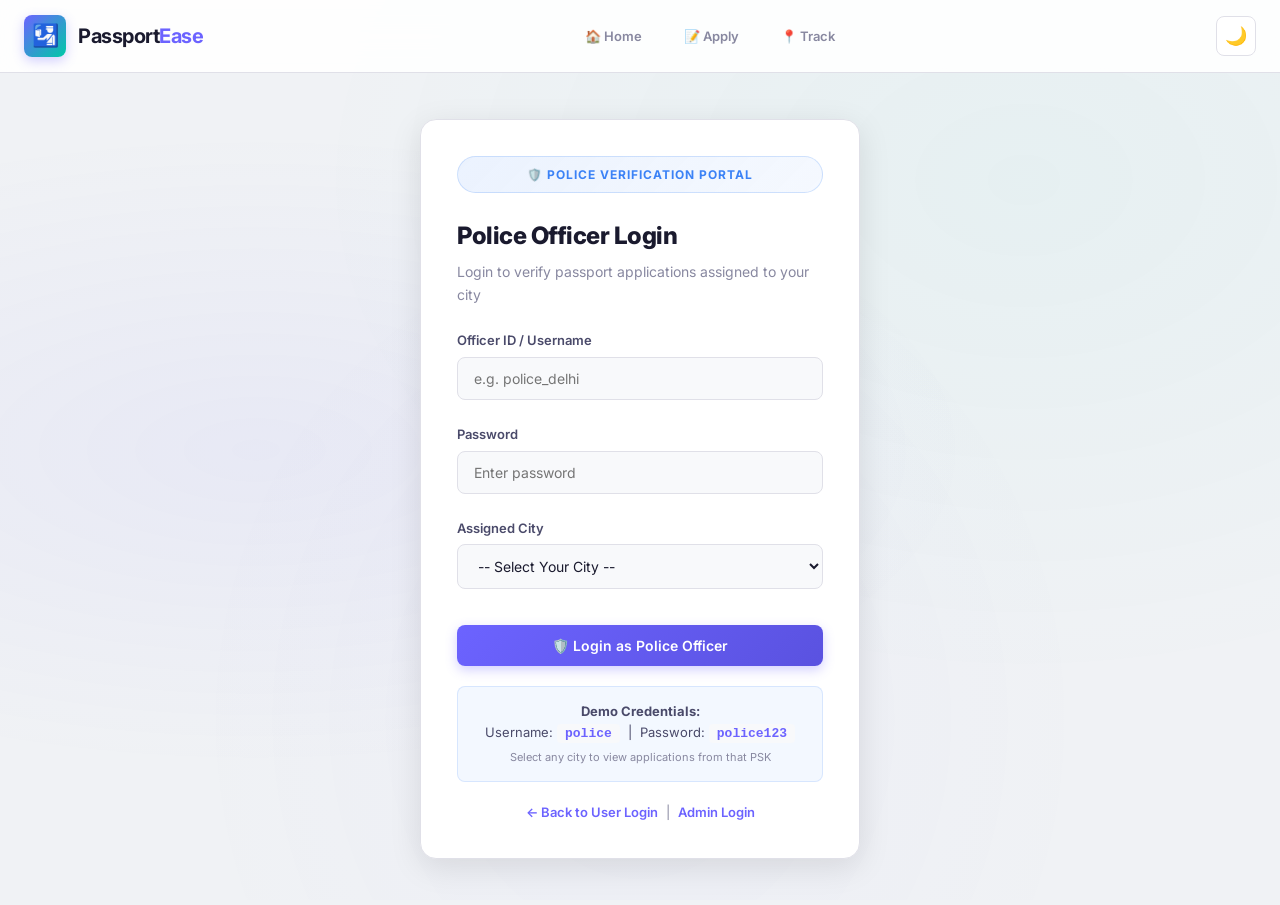
<file: html/police-login.html>
<!DOCTYPE html>
<html lang="en" data-theme="light">
<head>
  <meta charset="UTF-8" />
  <meta name="viewport" content="width=device-width, initial-scale=1.0" />
  <meta name="description" content="Police Verification Login — PassportEase" />
  <title>Police Login — PassportEase</title>
  <link rel="icon" type="image/svg+xml" href="data:image/svg+xml,<svg xmlns='http://www.w3.org/2000/svg' viewBox='0 0 100 100'><rect width='100' height='100' rx='22' fill='%236c63ff'/><text y='0.9em' font-size='72' text-anchor='middle' x='50' dominant-baseline='hanging'>&#x1F6C2;</text></svg>" />
  <link rel="preconnect" href="https://fonts.googleapis.com" />
  <link rel="preconnect" href="https://fonts.gstatic.com" crossorigin />
  <link href="https://fonts.googleapis.com/css2?family=Inter:wght@400;500;600;700;800;900&display=swap" rel="stylesheet" />
  <link rel="stylesheet" href="../css/styles.css" />
</head>
<body>

  <header class="header">
    <div class="header-inner">
      <a href="../index.html" class="logo">
        <div class="logo-icon">🛂</div>
        <div class="logo-text">Passport<span>Ease</span></div>
      </a>
      <nav class="nav-links">
        <a href="../index.html" class="nav-link">🏠 Home</a>
        <a href="apply.html" class="nav-link">📝 Apply</a>
        <a href="track.html" class="nav-link">📍 Track</a>
      </nav>
      <div class="header-actions">
        <button class="btn-icon" id="themeToggle" title="Toggle Dark Mode">🌙</button>
      </div>
    </div>
  </header>

  <div class="toast-container" id="toastContainer"></div>

  <main class="auth-page">
    <div class="auth-card" style="max-width:440px">
      <div class="auth-admin-badge" style="background:linear-gradient(135deg,rgba(59,130,246,.1),rgba(59,130,246,.05));color:#3b82f6;border-color:rgba(59,130,246,.2)">🛡️ POLICE VERIFICATION PORTAL</div>
      <div class="auth-form active" style="display:block">
        <h2 class="auth-title">Police Officer Login</h2>
        <p class="auth-subtitle">Login to verify passport applications assigned to your city</p>

        <div class="form-group">
          <label class="form-label" for="policeUser">Officer ID / Username</label>
          <input type="text" class="form-input" id="policeUser" placeholder="e.g. police_delhi" />
          <div class="error-message" id="policeUserError"></div>
        </div>
        <div class="form-group">
          <label class="form-label" for="policePass">Password</label>
          <input type="password" class="form-input" id="policePass" placeholder="Enter password" />
          <div class="error-message" id="policePassError"></div>
        </div>
        <div class="form-group">
          <label class="form-label" for="policeCity">Assigned City</label>
          <select class="form-select" id="policeCity">
            <option value="">-- Select Your City --</option>
            <option>Ahmedabad</option><option>Amritsar</option><option>Bangalore</option><option>Bhopal</option><option>Bhubaneswar</option><option>Chandigarh</option><option>Chennai</option><option>Coimbatore</option><option>Dehradun</option><option>Delhi</option><option>Ghaziabad</option><option>Goa</option><option>Gurgaon</option><option>Guwahati</option><option>Hyderabad</option><option>Indore</option><option>Jaipur</option><option>Jammu</option><option>Kanpur</option><option>Kochi</option><option>Kolkata</option><option>Lucknow</option><option>Ludhiana</option><option>Mumbai</option><option>Nagpur</option><option>Noida</option><option>Patna</option><option>Pune</option><option>Raipur</option><option>Ranchi</option><option>Surat</option><option>Thiruvananthapuram</option><option>Vadodara</option><option>Varanasi</option><option>Visakhapatnam</option>
          </select>
          <div class="error-message" id="policeCityError"></div>
        </div>

        <button class="btn btn-primary auth-submit" id="btnPoliceLogin" style="width:100%;margin-top:12px">🛡️ Login as Police Officer</button>

        <div class="auth-admin-hint" style="background:rgba(59,130,246,.06);border-color:rgba(59,130,246,.15)">
          <p><strong>Demo Credentials:</strong></p>
          <p>Username: <code>police</code> &nbsp;|&nbsp; Password: <code>police123</code></p>
          <p style="margin-top:4px;font-size:11px;color:var(--text-muted)">Select any city to view applications from that PSK</p>
        </div>

        <p class="auth-footer-text" style="margin-top:20px">
          <a href="login.html">← Back to User Login</a> &nbsp;|&nbsp; <a href="admin-login.html">Admin Login</a>
        </p>
      </div>
    </div>
  </main>

  <script src="../js/shared.js"></script>
  <script>
    (function () {
      const $ = id => document.getElementById(id);
      const LS_SESSION = 'pe_session';

      const session = JSON.parse(localStorage.getItem(LS_SESSION) || 'null');
      if (session && session.role === 'police') {
        window.location.href = 'police.html';
        return;
      }

      $('btnPoliceLogin').addEventListener('click', () => {
        const user = $('policeUser').value.trim();
        const pass = $('policePass').value;
        const city = $('policeCity').value;

        document.querySelectorAll('.error-message').forEach(e => { e.textContent = ''; e.classList.remove('visible'); });

        if (!user) { $('policeUserError').textContent = 'Officer ID required'; $('policeUserError').classList.add('visible'); return; }
        if (!pass) { $('policePassError').textContent = 'Password required'; $('policePassError').classList.add('visible'); return; }
        if (!city) { $('policeCityError').textContent = 'Select your assigned city'; $('policeCityError').classList.add('visible'); return; }

        if (user === 'police' && pass === 'police123') {
          localStorage.setItem(LS_SESSION, JSON.stringify({
            role: 'police',
            name: `Officer ${user.toUpperCase()}`,
            city: city,
            loginAt: new Date().toISOString()
          }));
          showToast('Police login successful! Redirecting...', 'success');
          setTimeout(() => window.location.href = 'police.html', 1000);
        } else {
          $('policePassError').textContent = 'Invalid credentials';
          $('policePassError').classList.add('visible');
        }
      });

      $('policePass').addEventListener('keydown', e => { if (e.key === 'Enter') $('btnPoliceLogin').click(); });
    })();
  </script>
</body>
</html>
</file>
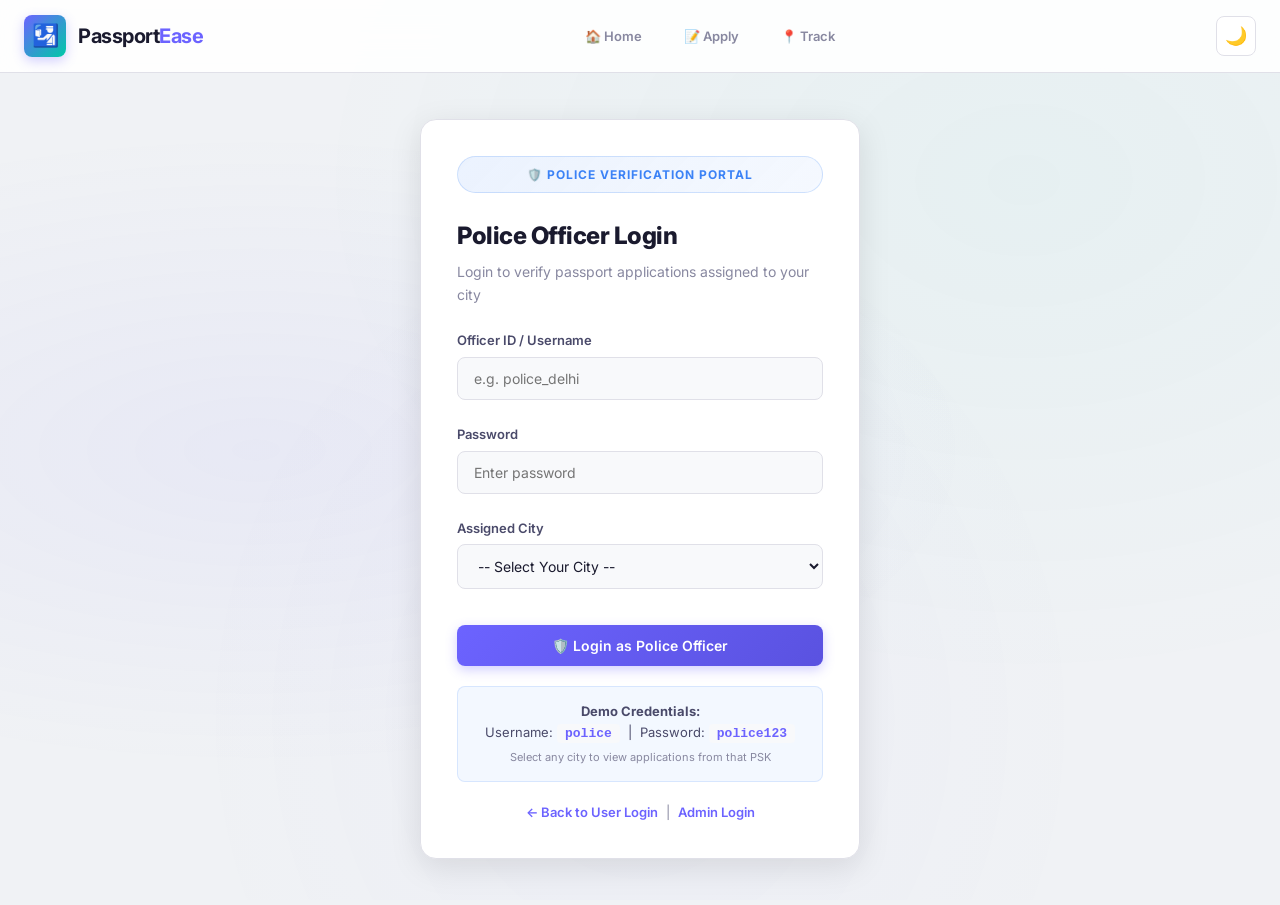
<file: html/police.html>
<!DOCTYPE html>
<html lang="en" data-theme="light">
<head>
  <meta charset="UTF-8" />
  <meta name="viewport" content="width=device-width, initial-scale=1.0" />
  <meta name="description" content="Police Verification Dashboard — Verify passport applicants against criminal records" />
  <title>Police Verification — PassportEase</title>
  <link rel="icon" type="image/svg+xml" href="data:image/svg+xml,<svg xmlns='http://www.w3.org/2000/svg' viewBox='0 0 100 100'><rect width='100' height='100' rx='22' fill='%236c63ff'/><text y='0.9em' font-size='72' text-anchor='middle' x='50' dominant-baseline='hanging'>&#x1F6C2;</text></svg>" />
  <link rel="preconnect" href="https://fonts.googleapis.com" />
  <link rel="preconnect" href="https://fonts.gstatic.com" crossorigin />
  <link href="https://fonts.googleapis.com/css2?family=Inter:wght@400;500;600;700;800&display=swap" rel="stylesheet" />
  <link rel="stylesheet" href="../css/styles.css" />
</head>
<body>

  <!-- ACCESSIBILITY TOP BAR -->
  <div class="accessibility-bar" id="accessibilityBar">
    <div class="accessibility-bar-inner">
      <div class="accessibility-left">
        <div class="gov-logos">
          <img src="https://upload.wikimedia.org/wikipedia/commons/thumb/5/55/Emblem_of_India.svg/60px-Emblem_of_India.svg.png" alt="Gov" class="gov-logo-emblem">
          <div class="gov-logo-divider"></div>
          <div class="gov-logo-digital">
            <span class="di-digital" style="color:#fff">Digital</span><span class="di-india" style="color:#ff9933">India</span>
          </div>
        </div>
        <span class="accessibility-date" id="accessDate"></span>
      </div>
      <div class="accessibility-right">
        <a href="#mainContent" class="accessibility-link">Skip to Content</a>
        <span class="accessibility-divider"></span>
        <div class="font-size-controls">
          <button class="font-size-btn fs-small" data-fontsize="small">A-</button>
          <button class="font-size-btn fs-normal active" data-fontsize="normal">A</button>
          <button class="font-size-btn fs-large" data-fontsize="large">A+</button>
        </div>
        <span class="accessibility-divider"></span>
        <div class="accessibility-call">
          <span>📞</span> Call Center <strong>1800-258-1800</strong>
        </div>
      </div>
    </div>
  </div>

  <header class="header">
    <div class="header-inner">
      <a href="../index.html" class="logo">
        <div class="logo-icon">🛂</div>
        <div class="logo-text">Passport<span>Ease</span></div>
      </a>
      <nav class="nav-links">
        <a href="../index.html" class="nav-link">🏠 Home</a>
        <a href="police.html" class="nav-link active">🛡️ Verification</a>
      </nav>
      <div class="header-actions">
        <div id="userBar"></div>
        <button class="btn-icon" id="themeToggle" title="Toggle Dark Mode">🌙</button>
      </div>
    </div>
  </header>

  <div class="toast-container" id="toastContainer"></div>

  <main class="main-container fade-in">
    <div class="page-header">
      <h1 class="page-title">🛡️ Police Verification Dashboard</h1>
      <p class="page-subtitle" id="pageSubtitle">Verify passport applicants assigned to your city</p>
    </div>

    <!-- City Badge -->
    <div class="police-city-badge" id="cityBadge">
      📍 Assigned City: <strong id="assignedCity">—</strong>
    </div>

    <!-- Stats -->
    <div class="stats-grid" id="policeStats">
      <div class="stat-card">
        <div class="stat-icon" style="background:rgba(59,130,246,.12);color:#3b82f6">📋</div>
        <div class="stat-info">
          <div class="stat-value" id="statPending">0</div>
          <div class="stat-label">Pending Verification</div>
        </div>
      </div>
      <div class="stat-card">
        <div class="stat-icon approved">✅</div>
        <div class="stat-info">
          <div class="stat-value" id="statCleared">0</div>
          <div class="stat-label">Cleared</div>
        </div>
      </div>
      <div class="stat-card">
        <div class="stat-icon rejected">❌</div>
        <div class="stat-info">
          <div class="stat-value" id="statFlagged">0</div>
          <div class="stat-label">Flagged / Rejected</div>
        </div>
      </div>
    </div>

    <!-- Pending Verifications -->
    <div class="section-card">
      <div class="section-title"><span class="icon">📋</span> Pending Police Verifications</div>
      <div class="section-subtitle">Applications where documents are verified and awaiting your police verification</div>

      <div id="pendingList">
        <!-- populated by JS -->
      </div>
      <div class="no-data hidden" id="noPendingData">
        <div class="empty-icon">📂</div>
        <p>No pending verifications for your city.</p>
      </div>
    </div>

    <!-- Completed -->
    <div class="section-card" style="margin-top:24px">
      <div class="section-title"><span class="icon">✅</span> Completed Verifications</div>
      <div id="completedList"></div>
      <div class="no-data hidden" id="noCompletedData">
        <div class="empty-icon">📂</div>
        <p>No completed verifications yet.</p>
      </div>
    </div>

    <!-- Criminal Check Modal -->
    <div class="admin-detail-overlay hidden" id="verifyOverlay">
      <div class="admin-detail-modal" style="max-width:900px">
        <div style="display:flex;justify-content:space-between;align-items:center;margin-bottom:20px;">
          <h2 style="font-size:20px;font-weight:700;">🛡️ Police Verification</h2>
          <button class="btn btn-secondary btn-sm" id="closeVerifyModal">✕ Close</button>
        </div>
        <div id="verifyContent"></div>
      </div>
    </div>
  </main>

  <script src="../js/shared.js"></script>
  <script src="../js/police.js"></script>
  <script src="../js/i18n.js"></script>
  <script src="../js/chatbot.js"></script>
</body>
</html>
</file>
<file: css/styles.css>
/* ===== GOOGLE FONTS (loaded in HTML) ===== */

/* ===== CSS VARIABLES & THEMING ===== */
:root {
  --bg-primary: #f0f2f5;
  --bg-secondary: #ffffff;
  --bg-card: #ffffff;
  --bg-input: #f8f9fb;
  --bg-header: rgba(255, 255, 255, 0.88);
  --text-primary: #1a1a2e;
  --text-secondary: #4a4a6a;
  --text-muted: #8888a0;
  --border-color: #e0e0e8;
  --border-focus: #6c63ff;
  --accent: #6c63ff;
  --accent-light: rgba(108, 99, 255, 0.1);
  --accent-dark: #5a52e0;
  --accent2: #00c9a7;
  --shadow-sm: 0 1px 3px rgba(0,0,0,.06);
  --shadow-md: 0 4px 16px rgba(0,0,0,.08);
  --shadow-lg: 0 8px 32px rgba(0,0,0,.10);
  --shadow-glow: 0 0 20px rgba(108,99,255,.15);
  --glass-bg: rgba(255,255,255,.7);
  --status-submitted: #f0ad4e;
  --status-review: #5bc0de;
  --status-approved: #22c55e;
  --status-rejected: #ef4444;
  --error: #ef4444;
  --success: #22c55e;
  --radius-sm: 8px;
  --radius-md: 12px;
  --radius-lg: 16px;
  --transition: .25s ease;
}

[data-theme="dark"] {
  --bg-primary: #0f0f1a;
  --bg-secondary: #1a1a2e;
  --bg-card: #1e1e35;
  --bg-input: #252542;
  --bg-header: rgba(26,26,46,.92);
  --text-primary: #e8e8f0;
  --text-secondary: #b0b0c8;
  --text-muted: #6a6a88;
  --border-color: #2e2e4a;
  --border-focus: #7c73ff;
  --accent: #7c73ff;
  --accent-light: rgba(124,115,255,.15);
  --accent-dark: #6c63ff;
  --accent2: #00e6b8;
  --shadow-sm: 0 1px 3px rgba(0,0,0,.2);
  --shadow-md: 0 4px 16px rgba(0,0,0,.3);
  --shadow-lg: 0 8px 32px rgba(0,0,0,.4);
  --shadow-glow: 0 0 25px rgba(124,115,255,.2);
  --glass-bg: rgba(30,30,53,.8);
}

/* ===== RESET ===== */
*,*::before,*::after{margin:0;padding:0;box-sizing:border-box}
html{scroll-behavior:smooth}

body {
  font-family:'Inter',-apple-system,BlinkMacSystemFont,'Segoe UI',Roboto,sans-serif;
  background:var(--bg-primary);
  color:var(--text-primary);
  line-height:1.6;
  min-height:100vh;
  transition:background var(--transition),color var(--transition);
}

body::before {
  content:'';position:fixed;inset:0;
  background:
    radial-gradient(ellipse at 20% 50%,rgba(108,99,255,.06) 0%,transparent 50%),
    radial-gradient(ellipse at 80% 20%,rgba(0,201,167,.04) 0%,transparent 50%),
    radial-gradient(ellipse at 50% 80%,rgba(108,99,255,.03) 0%,transparent 50%);
  pointer-events:none;z-index:0;
}

a{color:var(--accent);text-decoration:none;transition:color var(--transition)}
a:hover{color:var(--accent-dark)}

/* ===== ACCESSIBILITY BAR ===== */
.accessibility-bar {
  background: #1a1a2e;
  color: #ffffff;
  font-size: 11px;
  padding: 0 24px;
  border-bottom: 1px solid rgba(255, 255, 255, 0.1);
  position: relative;
  z-index: 1001;
  height: 40px;
  display: flex;
  align-items: center;
  overflow: hidden;
}
[data-theme="dark"] .accessibility-bar { background: #0a0a1a; }

.accessibility-bar-inner {
  max-width: 1280px;
  margin: 0 auto;
  width: 100%;
  display: flex;
  justify-content: space-between;
  align-items: center;
}
.accessibility-left {
  display: flex;
  align-items: center;
  gap: 20px;
}
.gov-logos {
  display: flex;
  align-items: center;
  gap: 12px;
}
.gov-logo-emblem {
  height: 28px;
  width: auto;
  filter: brightness(0) invert(1);
  display: block;
}
.gov-logo-divider {
  width: 1px;
  height: 18px;
  background: rgba(255, 255, 255, 0.3);
}
.gov-logo-digital {
  font-weight: 800;
  letter-spacing: -0.5px;
  font-size: 13px;
  display: flex;
  align-items: center;
  text-transform: uppercase;
  white-space: nowrap;
}
.di-digital { color: #ffffff; }
.di-india { color: #ff9933; margin-left: 2px; }
.di-wave { color: #128807; margin-left: 1px; font-weight: 400; }

.gov-logo-bar-sep {
  width: 1px;
  height: 24px;
  background: rgba(255, 255, 255, 0.1);
  margin: 0 10px;
}

.accessibility-date {
  color: rgba(255, 255, 255, 0.6);
  font-weight: 500;
  border-left: 1px solid rgba(255, 255, 255, 0.2);
  padding-left: 15px;
  margin-left: 5px;
  white-space: nowrap;
}
.accessibility-right {
  display: flex;
  align-items: center;
  gap: 15px;
}
.accessibility-link {
  color: #ffffff;
  text-decoration: none;
  opacity: 0.7;
  transition: opacity 0.2s;
  white-space: nowrap;
}
.accessibility-link:hover { opacity: 1; }
.accessibility-divider {
  width: 1px;
  height: 12px;
  background: rgba(255, 255, 255, 0.2);
}
.font-size-controls {
  display: flex;
  gap: 4px;
}
.font-size-btn {
  background: rgba(255, 255, 255, 0.1);
  border: 1px solid rgba(255, 255, 255, 0.2);
  color: #fff;
  padding: 1px 7px;
  border-radius: 3px;
  cursor: pointer;
  font-size: 10px;
  font-weight: 800;
  transition: all 0.2s;
}
.font-size-btn:hover, .font-size-btn.active {
  background: var(--accent);
  border-color: var(--accent);
}
.accessibility-call {
  font-weight: 600;
  display: flex;
  align-items: center;
  gap: 6px;
  white-space: nowrap;
}

/* ===== HEADER ===== */
.header {
  position: sticky;
  top: 0;
  z-index: 1000;
  background: var(--bg-header);
  backdrop-filter: blur(20px);
  -webkit-backdrop-filter: blur(20px);
  border-bottom: 1px solid var(--border-color);
  padding: 0;
  transition: all var(--transition);
}
.header-inner {
  max-width: 1280px;
  margin: 0 auto;
  display: flex;
  align-items: center;
  justify-content: space-between;
  height: 72px;
  padding: 0 24px;
}
.logo{display:flex;align-items:center;gap:12px;text-decoration:none}
.logo-icon {
  width:42px;height:42px;
  background:linear-gradient(135deg,var(--accent),var(--accent2));
  border-radius:var(--radius-sm);
  display:flex;align-items:center;justify-content:center;
  font-size:22px;color:#fff;
  box-shadow:0 4px 12px rgba(108,99,255,.3);
}
.logo-text{font-size:20px;font-weight:700;color:var(--text-primary);letter-spacing:-.5px}
.logo-text span{color:var(--accent)}

.header-actions{display:flex;align-items:center;gap:8px}

/* ===== NAV LINKS ===== */
.nav-links{display:flex;align-items:center;gap:4px}
.nav-link {
  padding:8px 18px;border-radius:var(--radius-sm);
  font-size:13px;font-weight:600;
  color:var(--text-muted);
  transition:all var(--transition);
  display:flex;align-items:center;gap:6px;
  border:1px solid transparent;
}
.nav-link:hover{color:var(--text-primary);background:var(--accent-light);border-color:var(--border-color)}
.nav-link.active{background:var(--accent);color:#fff;box-shadow:0 2px 8px rgba(108,99,255,.3)}
.nav-link.active:hover{color:#fff}

/* ===== ICON BUTTON ===== */
.btn-icon {
  width:40px;height:40px;border-radius:var(--radius-sm);
  border:1px solid var(--border-color);
  background:var(--bg-card);color:var(--text-secondary);
  display:flex;align-items:center;justify-content:center;
  cursor:pointer;font-size:18px;transition:all var(--transition);
}
.btn-icon:hover{border-color:var(--accent);color:var(--accent);box-shadow:var(--shadow-glow);transform:translateY(-1px)}

/* ===== MAIN ===== */
.main-container{max-width:1280px;margin:0 auto;padding:32px 24px;position:relative;z-index:1}

/* ===== PAGE HEADER ===== */
.page-header{margin-bottom:28px}
.page-title{font-size:26px;font-weight:800;letter-spacing:-.5px}
.page-subtitle{font-size:14px;color:var(--text-muted);margin-top:4px}

/* ===== FORM PROGRESS BAR ===== */
.form-progress {
  background:var(--bg-card);border:1px solid var(--border-color);
  border-radius:30px;height:36px;position:relative;overflow:hidden;
  margin-bottom:28px;box-shadow:var(--shadow-sm);
}
.form-progress-bar {
  height:100%;
  background:linear-gradient(90deg,var(--accent),var(--accent2));
  border-radius:30px;
  transition:width .5s ease;
  min-width:0;
}
.form-progress-text {
  position:absolute;inset:0;
  display:flex;align-items:center;justify-content:center;
  font-size:12px;font-weight:700;color:var(--text-primary);
  mix-blend-mode:normal;letter-spacing:.3px;
}

/* ===== DOCUMENT UPLOAD LIST ===== */
.doc-upload-list{display:flex;flex-direction:column;gap:16px}
.doc-upload-item {
  background:var(--bg-input);border:1.5px solid var(--border-color);
  border-radius:var(--radius-md);padding:20px;
  transition:all var(--transition);position:relative;
}
.doc-upload-item:hover{border-color:var(--accent);box-shadow:var(--shadow-sm)}
.doc-upload-item.uploaded{border-color:var(--success);background:rgba(34,197,94,.03)}
.doc-upload-item.has-error{border-color:var(--error);background:rgba(239,68,68,.03)}

.doc-upload-info{display:flex;align-items:center;gap:14px;margin-bottom:12px}
.doc-upload-icon{font-size:30px;flex-shrink:0}
.doc-upload-details{flex:1}
.doc-upload-name{font-size:15px;font-weight:700;color:var(--text-primary);display:flex;align-items:center;gap:4px}
.doc-upload-desc{font-size:12px;color:var(--text-muted);margin-top:2px;line-height:1.5}

.doc-upload-status{margin-bottom:12px}
.doc-status-text {
  display:inline-flex;align-items:center;gap:6px;
  padding:4px 14px;border-radius:20px;
  font-size:11px;font-weight:700;text-transform:uppercase;letter-spacing:.5px;
}
.doc-status-text.not-uploaded{background:rgba(136,136,160,.1);color:var(--text-muted)}
.doc-status-text.uploaded-ok{background:rgba(34,197,94,.12);color:var(--success)}
.doc-status-text.upload-error{background:rgba(239,68,68,.12);color:var(--error)}

.doc-upload-actions{display:flex;gap:8px;flex-wrap:wrap;align-items:center}
.doc-choose-btn{cursor:pointer}
.doc-reupload-btn{cursor:pointer}

.doc-upload-preview {
  margin-top:14px;padding:12px;
  background:var(--bg-card);border:1px solid var(--border-color);
  border-radius:var(--radius-sm);display:inline-block;
}
.doc-upload-preview img {
  max-width:200px;max-height:160px;
  object-fit:cover;border-radius:6px;display:block;
}

/* ===== DECLARATION BOX ===== */
.declaration-box {
  background:var(--bg-input);border:1px solid var(--border-color);
  border-radius:var(--radius-md);padding:20px;
  font-size:14px;color:var(--text-secondary);line-height:1.7;
}

/* ===== AUTH PAGE ===== */
.auth-page {
  display:flex;align-items:center;justify-content:center;
  min-height:calc(100vh - 68px);padding:32px 24px;
  position:relative;z-index:1;
}
.auth-card {
  background:var(--bg-card);border:1px solid var(--border-color);
  border-radius:var(--radius-lg);padding:36px;
  max-width:480px;width:100%;box-shadow:var(--shadow-lg);
  animation:fadeIn .4s ease;
}
.auth-tabs {
  display:flex;background:var(--bg-input);border-radius:var(--radius-sm);
  padding:4px;margin-bottom:28px;
}
.auth-tab {
  flex:1;padding:10px;border:none;border-radius:6px;
  font-size:14px;font-weight:600;font-family:inherit;
  cursor:pointer;background:transparent;color:var(--text-muted);
  transition:all var(--transition);
}
.auth-tab.active{background:var(--accent);color:#fff;box-shadow:0 2px 8px rgba(108,99,255,.3)}
.auth-form{display:none}.auth-form.active{display:block}

.auth-title{font-size:24px;font-weight:800;letter-spacing:-.5px;margin-bottom:6px}
.auth-subtitle{font-size:14px;color:var(--text-muted);margin-bottom:24px}

.auth-method-toggle {
  display:flex;gap:8px;margin-bottom:20px;
}
.auth-method {
  flex:1;padding:10px;border:1.5px solid var(--border-color);border-radius:var(--radius-sm);
  font-size:13px;font-weight:600;font-family:inherit;
  cursor:pointer;background:var(--bg-input);color:var(--text-secondary);
  transition:all var(--transition);text-align:center;
}
.auth-method.active{border-color:var(--accent);color:var(--accent);background:var(--accent-light)}
.auth-method:hover:not(.active){border-color:var(--text-muted)}
.auth-method-form{display:none}.auth-method-form.active{display:block}

.auth-submit{font-size:15px;padding:14px 28px;font-weight:700}

.auth-divider {
  display:flex;align-items:center;gap:14px;margin:24px 0;
  color:var(--text-muted);font-size:12px;font-weight:500;
}
.auth-divider::before,.auth-divider::after{content:'';flex:1;height:1px;background:var(--border-color)}

.auth-google-btn {
  width:100%;padding:12px 20px;border-radius:var(--radius-sm);
  background:var(--bg-input);color:var(--text-primary);
  border:1.5px solid var(--border-color);font-size:14px;font-weight:600;font-family:inherit;
  cursor:pointer;display:flex;align-items:center;justify-content:center;gap:10px;
  transition:all var(--transition);
}
.auth-google-btn:hover{border-color:var(--accent);background:var(--accent-light);transform:translateY(-1px)}

.auth-footer-text{text-align:center;font-size:13px;color:var(--text-muted);margin-top:20px}
.auth-footer-text a{color:var(--accent);font-weight:600}

.auth-admin-badge {
  text-align:center;padding:8px 18px;border-radius:30px;
  background:linear-gradient(135deg,rgba(239,68,68,.1),rgba(239,68,68,.05));
  color:var(--error);font-size:12px;font-weight:700;letter-spacing:1px;
  border:1px solid rgba(239,68,68,.2);margin-bottom:24px;
}
.auth-admin-hint {
  margin-top:20px;padding:14px;border-radius:var(--radius-sm);
  background:var(--accent-light);border:1px solid rgba(108,99,255,.15);
  text-align:center;font-size:13px;color:var(--text-secondary);
}
.auth-admin-hint code{background:var(--bg-input);padding:2px 8px;border-radius:4px;font-weight:600;color:var(--accent)}

/* User info bar */
.user-bar {
  display:flex;align-items:center;gap:10px;
  font-size:13px;color:var(--text-secondary);font-weight:500;
}
.user-avatar{width:32px;height:32px;border-radius:50%;background:linear-gradient(135deg,var(--accent),var(--accent-dark));color:#fff;display:flex;align-items:center;justify-content:center;font-weight:700;font-size:14px}

/* ================================================================
   LOGIN DROPDOWN
   ================================================================ */
.login-dropdown {
  position: relative;
  display: inline-block;
}
.login-dropdown-menu {
  position: absolute;
  top: calc(100% + 8px);
  right: 0;
  background: var(--bg-card);
  border: 1px solid var(--border-color);
  border-radius: var(--radius-sm);
  box-shadow: var(--shadow-lg);
  display: flex;
  flex-direction: column;
  min-width: 150px;
  opacity: 0;
  visibility: hidden;
  transform: translateY(-10px);
  transition: all 0.2s cubic-bezier(0.4, 0, 0.2, 1);
  z-index: 1000;
  overflow: hidden;
}
.login-dropdown:hover .login-dropdown-menu,
.login-dropdown:focus-within .login-dropdown-menu {
  opacity: 1;
  visibility: visible;
  transform: translateY(0);
}
.login-dropdown-item {
  padding: 12px 16px;
  font-size: 13px;
  color: var(--text-primary);
  text-decoration: none;
  font-weight: 600;
  transition: background var(--transition);
  display: flex;
  align-items: center;
  gap: 10px;
}
.login-dropdown-item:hover {
  background: var(--bg-input);
  color: var(--accent);
}
.login-dropdown-item:not(:last-child) {
  border-bottom: 1px solid var(--border-color);
}

/* ===== LANGUAGE DROPDOWN ===== */
.lang-dropdown {
  position: relative;
  display: inline-block;
}
.lang-dropdown-menu {
  position: absolute;
  top: calc(100% + 8px);
  right: 0;
  background: var(--bg-card);
  border: 1px solid var(--border-color);
  border-radius: var(--radius-sm);
  box-shadow: var(--shadow-lg);
  display: flex;
  flex-direction: column;
  min-width: 140px;
  opacity: 0;
  visibility: hidden;
  transform: translateY(-10px);
  transition: all 0.2s cubic-bezier(0.4, 0, 0.2, 1);
  z-index: 1000;
  overflow: hidden;
}
.lang-dropdown:hover .lang-dropdown-menu {
  opacity: 1;
  visibility: visible;
  transform: translateY(0);
}
.lang-item {
  width: 100%;
  padding: 10px 16px;
  border: none;
  background: transparent;
  text-align: left;
  font-size: 13px;
  font-weight: 600;
  color: var(--text-primary);
  cursor: pointer;
  transition: all var(--transition);
}
.lang-item:hover {
  background: var(--accent-light);
  color: var(--accent);
}
.lang-item:not(:last-child) {
  border-bottom: 1px solid var(--border-color);
}

/* ===== STEP WIZARD ===== */
.step-wizard {
  display:flex;align-items:center;justify-content:space-between;
  margin-bottom:32px;position:relative;padding:0 8px;
}
.step-wizard::before {
  content:'';position:absolute;top:20px;left:40px;right:40px;
  height:3px;background:var(--border-color);border-radius:2px;z-index:0;
}
.wizard-step {
  display:flex;flex-direction:column;align-items:center;gap:8px;
  position:relative;z-index:1;cursor:pointer;
  transition:all var(--transition);flex:0 0 auto;
}
.wizard-step-circle {
  width:40px;height:40px;border-radius:50%;
  background:var(--bg-card);border:3px solid var(--border-color);
  display:flex;align-items:center;justify-content:center;
  font-size:14px;font-weight:700;color:var(--text-muted);
  transition:all var(--transition);
}
.wizard-step.active .wizard-step-circle {
  border-color:var(--accent);background:var(--accent);color:#fff;
  box-shadow:0 0 20px rgba(108,99,255,.3);
}
.wizard-step.completed .wizard-step-circle {
  border-color:var(--success);background:var(--success);color:#fff;
}
.wizard-step-label {
  font-size:11px;font-weight:600;color:var(--text-muted);
  text-align:center;max-width:72px;line-height:1.3;
}
.wizard-step.active .wizard-step-label{color:var(--accent);font-weight:700}
.wizard-step.completed .wizard-step-label{color:var(--success)}

.wizard-step-counter {
  text-align:center;font-size:13px;font-weight:600;color:var(--text-muted);
  margin-bottom:8px;
}
.wizard-step-counter strong{color:var(--accent);font-size:15px;}

/* Step content */
.step-content{display:none}
.step-content.active{display:block;animation:fadeIn .3s ease}

/* Step navigation */
.step-nav{display:flex;justify-content:space-between;gap:12px;margin-top:28px}

/* ===== SECTION CARD ===== */

.section-card {
  background:var(--bg-card);
  border:1px solid var(--border-color);
  border-radius:var(--radius-lg);
  padding:28px;margin-bottom:24px;
  box-shadow:var(--shadow-sm);
  transition:all var(--transition);
}
.section-card:hover{box-shadow:var(--shadow-md)}
.section-title{font-size:18px;font-weight:700;display:flex;align-items:center;gap:10px;margin-bottom:6px}
.section-title .icon{font-size:22px}
.section-subtitle{font-size:13px;color:var(--text-muted);margin-bottom:24px}

/* ===== FORM ELEMENTS ===== */
.form-grid{display:grid;grid-template-columns:repeat(2,1fr);gap:20px}
.form-group{display:flex;flex-direction:column;gap:6px}
.form-group.full-width{grid-column:1/-1}
.form-label{font-size:13px;font-weight:600;color:var(--text-secondary);display:flex;align-items:center;gap:4px}
.form-label .required{color:var(--error)}

.form-input,.form-select,.form-textarea {
  width:100%;padding:12px 16px;
  border:1.5px solid var(--border-color);border-radius:var(--radius-sm);
  background:var(--bg-input);color:var(--text-primary);
  font-size:14px;font-family:inherit;
  transition:all var(--transition);outline:none;
}
.form-input:focus,.form-select:focus,.form-textarea:focus{border-color:var(--border-focus);box-shadow:0 0 0 3px var(--accent-light)}
.form-input.error,.form-select.error{border-color:var(--error);box-shadow:0 0 0 3px rgba(239,68,68,.1)}
.form-input.valid{border-color:var(--success);box-shadow:0 0 0 3px rgba(34,197,94,.1)}
.form-textarea{resize:vertical;min-height:100px}

.error-message {
  font-size:12px;color:var(--error);min-height:18px;
  display:flex;align-items:center;gap:4px;
  opacity:0;transform:translateY(-4px);transition:all var(--transition);
}
.error-message.visible{opacity:1;transform:translateY(0)}

/* ===== POLICE CITY BADGE ===== */
.police-city-badge {
  display:inline-flex;align-items:center;gap:8px;
  background:linear-gradient(135deg,rgba(59,130,246,.08),rgba(59,130,246,.03));
  border:1px solid rgba(59,130,246,.2);border-radius:30px;
  padding:10px 22px;font-size:14px;font-weight:600;
  color:var(--text-primary);margin-bottom:24px;
}
.police-city-badge strong{color:#3b82f6}

/* ===== FILE UPLOAD ===== */
.upload-grid{display:grid;grid-template-columns:repeat(2,1fr);gap:20px}
.upload-area {
  border:2px dashed var(--border-color);border-radius:var(--radius-md);
  padding:28px;text-align:center;cursor:pointer;
  transition:all var(--transition);position:relative;overflow:hidden;
}
.upload-area:hover{border-color:var(--accent);background:var(--accent-light)}
.upload-area.has-file{border-style:solid;border-color:var(--success);background:rgba(34,197,94,.05)}
.upload-icon{font-size:36px;margin-bottom:8px;color:var(--text-muted)}
.upload-text{font-size:14px;color:var(--text-secondary);margin-bottom:4px}
.upload-hint{font-size:12px;color:var(--text-muted)}
.upload-preview{max-width:180px;max-height:180px;object-fit:cover;border-radius:var(--radius-sm);margin-top:12px;border:2px solid var(--border-color)}
.upload-remove {
  position:absolute;top:8px;right:8px;
  width:28px;height:28px;border-radius:50%;
  background:var(--error);color:#fff;border:none;cursor:pointer;
  font-size:14px;display:flex;align-items:center;justify-content:center;
  opacity:0;transition:opacity var(--transition);
}
.upload-area:hover .upload-remove{opacity:1}

/* ===== APPOINTMENT SLOTS ===== */
.slots-grid{display:grid;grid-template-columns:repeat(auto-fill,minmax(120px,1fr));gap:10px;margin-top:16px}
.slot-btn {
  padding:10px 8px;border:1.5px solid var(--border-color);border-radius:var(--radius-sm);
  background:var(--bg-input);color:var(--text-secondary);
  font-size:13px;font-weight:600;font-family:inherit;cursor:pointer;
  transition:all var(--transition);text-align:center;
}
.slot-btn:hover:not(.booked):not(.selected){border-color:var(--accent);color:var(--accent);background:var(--accent-light);transform:translateY(-2px);box-shadow:var(--shadow-sm)}
.slot-btn.selected{background:var(--accent);color:#fff;border-color:var(--accent);box-shadow:0 4px 12px rgba(108,99,255,.3)}
.slot-btn.booked{background:var(--bg-input);color:var(--text-muted);border-color:var(--border-color);cursor:not-allowed;opacity:.5;text-decoration:line-through}

/* ===== BUTTONS ===== */
.btn {
  padding:12px 28px;border:none;border-radius:var(--radius-sm);
  font-size:14px;font-weight:600;font-family:inherit;cursor:pointer;
  transition:all var(--transition);
  display:inline-flex;align-items:center;justify-content:center;gap:8px;
}
.btn-primary{background:linear-gradient(135deg,var(--accent),var(--accent-dark));color:#fff;box-shadow:0 4px 12px rgba(108,99,255,.3)}
.btn-primary:hover:not(:disabled){transform:translateY(-2px);box-shadow:0 6px 20px rgba(108,99,255,.4)}
.btn-primary:disabled{opacity:.5;cursor:not-allowed}
.btn-secondary{background:var(--bg-input);color:var(--text-primary);border:1.5px solid var(--border-color)}
.btn-secondary:hover{border-color:var(--accent);color:var(--accent)}
.btn-success{background:linear-gradient(135deg,#22c55e,#16a34a);color:#fff;box-shadow:0 4px 12px rgba(34,197,94,.3)}
.btn-success:hover{transform:translateY(-1px);box-shadow:0 6px 16px rgba(34,197,94,.4)}
.btn-danger{background:linear-gradient(135deg,#ef4444,#dc2626);color:#fff;box-shadow:0 4px 12px rgba(239,68,68,.3)}
.btn-danger:hover{transform:translateY(-1px);box-shadow:0 6px 16px rgba(239,68,68,.4)}
.btn-sm{padding:7px 16px;font-size:12px}
.form-actions{display:flex;gap:12px;margin-top:24px;justify-content:flex-end}

/* ===== STATUS BADGES ===== */
.status-badge {
  display:inline-flex;align-items:center;gap:6px;
  padding:5px 14px;border-radius:20px;
  font-size:12px;font-weight:600;text-transform:uppercase;letter-spacing:.5px;
}
.status-badge.submitted{background:rgba(240,173,78,.15);color:var(--status-submitted);border:1px solid rgba(240,173,78,.3)}
.status-badge.under-review{background:rgba(91,192,222,.15);color:var(--status-review);border:1px solid rgba(91,192,222,.3)}
.status-badge.approved{background:rgba(34,197,94,.15);color:var(--status-approved);border:1px solid rgba(34,197,94,.3)}
.status-badge.rejected{background:rgba(239,68,68,.15);color:var(--status-rejected);border:1px solid rgba(239,68,68,.3)}
.status-dot{width:7px;height:7px;border-radius:50%;background:currentColor;animation:pulse-dot 2s infinite}
@keyframes pulse-dot{0%,100%{opacity:1}50%{opacity:.4}}

/* ===== STATUS TRACKER ===== */
.tracker-steps{display:flex;align-items:center;justify-content:space-between;position:relative}
.tracker-steps::before{content:'';position:absolute;top:20px;left:40px;right:40px;height:3px;background:var(--border-color);border-radius:2px}
.tracker-step{display:flex;flex-direction:column;align-items:center;gap:10px;position:relative;z-index:1}
.step-circle {
  width:40px;height:40px;border-radius:50%;
  background:var(--bg-input);border:3px solid var(--border-color);
  display:flex;align-items:center;justify-content:center;font-size:16px;
  transition:all var(--transition);
}
.tracker-step.active .step-circle{border-color:var(--accent);background:var(--accent);color:#fff;box-shadow:0 0 20px rgba(108,99,255,.3)}
.tracker-step.completed .step-circle{border-color:var(--success);background:var(--success);color:#fff}
.step-label{font-size:12px;font-weight:600;color:var(--text-muted);text-align:center}
.tracker-step.active .step-label,.tracker-step.completed .step-label{color:var(--text-primary)}

/* ===== STATS GRID ===== */
.stats-grid{display:grid;grid-template-columns:repeat(auto-fill,minmax(200px,1fr));gap:16px;margin-bottom:24px}
.stat-card{background:var(--bg-card);border:1px solid var(--border-color);border-radius:var(--radius-md);padding:20px;display:flex;align-items:center;gap:16px;transition:all var(--transition)}
.stat-card:hover{transform:translateY(-2px);box-shadow:var(--shadow-md)}
.stat-icon{width:48px;height:48px;border-radius:var(--radius-sm);display:flex;align-items:center;justify-content:center;font-size:22px}
.stat-icon.submitted{background:rgba(240,173,78,.15);color:var(--status-submitted)}
.stat-icon.review{background:rgba(91,192,222,.15);color:var(--status-review)}
.stat-icon.approved{background:rgba(34,197,94,.15);color:var(--status-approved)}
.stat-icon.rejected{background:rgba(239,68,68,.15);color:var(--status-rejected)}
.stat-info{display:flex;flex-direction:column}
.stat-value{font-size:24px;font-weight:700;line-height:1.2}
.stat-label{font-size:12px;color:var(--text-muted);font-weight:500}

/* ===== ADMIN TABLE ===== */
.admin-toolbar{display:flex;gap:12px;margin-bottom:24px;flex-wrap:wrap}
.search-box{flex:1;min-width:250px;position:relative}
.search-box .form-input{padding-left:42px}
.search-icon{position:absolute;left:14px;top:50%;transform:translateY(-50%);color:var(--text-muted);font-size:16px;pointer-events:none}
.filter-select{min-width:180px}
.data-table-wrapper{overflow-x:auto;border-radius:var(--radius-md);border:1px solid var(--border-color)}
.data-table{width:100%;border-collapse:collapse;font-size:14px}
.data-table thead{background:var(--bg-input)}
.data-table th{padding:14px 18px;text-align:left;font-weight:600;font-size:12px;text-transform:uppercase;letter-spacing:.5px;color:var(--text-muted);border-bottom:1px solid var(--border-color);white-space:nowrap}
.data-table td{padding:14px 18px;border-bottom:1px solid var(--border-color);color:var(--text-primary);vertical-align:middle}
.data-table tbody tr{transition:background var(--transition)}
.data-table tbody tr:hover{background:var(--accent-light)}
.data-table tbody tr:last-child td{border-bottom:none}
.table-actions{display:flex;gap:8px;flex-wrap:wrap}
.no-data{text-align:center;padding:48px 24px;color:var(--text-muted)}
.no-data .empty-icon{font-size:48px;margin-bottom:12px;opacity:.5}
.no-data p{font-size:15px}

/* ===== ADMIN DETAIL MODAL ===== */
.admin-detail-overlay {
  position:fixed;inset:0;z-index:500;
  background:rgba(0,0,0,.5);backdrop-filter:blur(6px);
  display:flex;align-items:center;justify-content:center;
  padding:24px;
}
.admin-detail-modal {
  background:var(--bg-card);border:1px solid var(--border-color);
  border-radius:var(--radius-lg);padding:32px;
  max-width:800px;width:100%;max-height:85vh;
  overflow-y:auto;box-shadow:var(--shadow-lg);
  animation:fadeIn .3s ease;
}

/* ===== APPLICATION DETAIL ===== */
.app-id-display {
  display:inline-flex;align-items:center;gap:8px;
  background:var(--accent-light);color:var(--accent);
  padding:8px 18px;border-radius:var(--radius-sm);
  font-weight:700;font-size:15px;
  font-family:'JetBrains Mono','Fira Code',monospace;
  border:1px solid rgba(108,99,255,.2);margin-bottom:20px;
}
.detail-grid{display:grid;grid-template-columns:repeat(2,1fr);gap:16px}
.detail-item{display:flex;flex-direction:column;gap:4px}
.detail-label{font-size:12px;font-weight:600;text-transform:uppercase;letter-spacing:.5px;color:var(--text-muted)}
.detail-value{font-size:15px;color:var(--text-primary);font-weight:500}
.detail-documents{display:flex;gap:16px;margin-top:16px;flex-wrap:wrap}
.detail-doc-img{max-width:160px;max-height:160px;object-fit:cover;border-radius:var(--radius-sm);border:2px solid var(--border-color)}

/* ===== MY APPS LIST ===== */
.my-apps-list{display:flex;flex-direction:column;gap:12px}
.my-app-item {
  display:flex;align-items:center;justify-content:space-between;
  padding:18px 22px;background:var(--bg-card);
  border:1px solid var(--border-color);border-radius:var(--radius-md);
  transition:all var(--transition);cursor:default;
}
.my-app-item:hover{box-shadow:var(--shadow-md);border-color:var(--accent);transform:translateY(-1px)}
.my-app-info{display:flex;flex-direction:column;gap:4px}
.my-app-id{font-family:'JetBrains Mono','Fira Code',monospace;font-weight:700;font-size:14px;color:var(--accent)}
.my-app-name{font-size:15px;font-weight:600}
.my-app-date{font-size:12px;color:var(--text-muted)}
.my-app-actions{display:flex;align-items:center;gap:12px}

/* ===== TOAST ===== */
.toast-container{position:fixed;top:80px;right:28px;z-index:300;display:flex;flex-direction:column;gap:10px}
.toast {
  background:var(--bg-card);border:1px solid var(--border-color);
  border-radius:var(--radius-md);padding:14px 20px;font-size:14px;
  color:var(--text-primary);box-shadow:var(--shadow-lg);
  display:flex;align-items:center;gap:10px;
  min-width:280px;max-width:400px;
  animation:slideIn .3s ease forwards;
}
.toast.toast-exit{animation:slideOut .3s ease forwards}
.toast.success{border-left:4px solid var(--success)}
.toast.error{border-left:4px solid var(--error)}
.toast.info{border-left:4px solid var(--accent)}
.toast-icon{font-size:18px;flex-shrink:0}
@keyframes slideIn{from{opacity:0;transform:translateX(100px)}to{opacity:1;transform:translateX(0)}}
@keyframes slideOut{from{opacity:1;transform:translateX(0)}to{opacity:0;transform:translateX(100px)}}

/* ===== DRAFT INDICATOR ===== */
.draft-indicator {
  position:fixed;bottom:28px;right:28px;
  background:var(--bg-card);border:1px solid var(--border-color);
  border-radius:var(--radius-md);padding:10px 20px;font-size:13px;
  color:var(--text-secondary);display:flex;align-items:center;gap:8px;
  box-shadow:var(--shadow-md);
  opacity:0;transform:translateY(16px);transition:all var(--transition);
  z-index:200;pointer-events:none;
}
.draft-indicator.show{opacity:1;transform:translateY(0)}
.draft-indicator .check-icon{color:var(--success);font-size:16px}

/* ================================================================
   HERO SECTION
   ================================================================ */
.hero-section {
  position:relative;z-index:1;overflow:hidden;
  max-width:1280px;margin:0 auto;
  padding:60px 24px 80px;
  display:grid;grid-template-columns:1fr 1fr;gap:48px;align-items:center;
}
.hero-section::before {
  content: '';
  position: absolute;
  inset: 0;
  background-image: url('https://upload.wikimedia.org/wikipedia/commons/e/ec/World_map_blank_without_borders.svg');
  background-size: cover;
  background-position: center;
  background-repeat: no-repeat;
  opacity: 1 !important; /* Full opacity as requested */
  /* Used filters to ensure it acts as a subtle watermark despite full opacity */
  filter: contrast(0) brightness(1.7) sepia(1) hue-rotate(180deg) saturate(20%);
  z-index: 0;
  pointer-events: none;
}
[data-theme="dark"] .hero-section::before {
  filter: contrast(0) brightness(0.3) sepia(1) hue-rotate(180deg) saturate(20%);
}
.hero-content {
  position: relative;
  z-index: 2;
  /* Added text shadow to ensure text is perfectly visible over the map */
  text-shadow: 0 2px 10px rgba(255, 255, 255, 0.8);
}
[data-theme="dark"] .hero-content {
  text-shadow: 0 2px 10px rgba(0, 0, 0, 0.8);
}

/* Floating BG shapes */
.hero-bg-shapes{position:absolute;inset:0;pointer-events:none;z-index:0;overflow:hidden}
.hero-shape {
  position:absolute;border-radius:50%;
  filter:blur(80px);opacity:.5;
}
.hero-shape-1{width:400px;height:400px;background:rgba(108,99,255,.15);top:-100px;left:-100px;animation:float1 8s ease-in-out infinite}
.hero-shape-2{width:300px;height:300px;background:rgba(0,201,167,.12);bottom:-50px;right:50px;animation:float2 10s ease-in-out infinite}
.hero-shape-3{width:200px;height:200px;background:rgba(108,99,255,.1);top:50%;left:60%;animation:float3 12s ease-in-out infinite}
@keyframes float1{0%,100%{transform:translateY(0) scale(1)}50%{transform:translateY(-30px) scale(1.05)}}
@keyframes float2{0%,100%{transform:translateY(0) scale(1)}50%{transform:translateY(20px) scale(1.08)}}
@keyframes float3{0%,100%{transform:translate(0,0)}50%{transform:translate(15px,-20px)}}

.hero-content{position:relative;z-index:2}

.hero-badge {
  display:inline-flex;align-items:center;gap:8px;
  padding:8px 18px;border-radius:30px;
  background:var(--accent-light);color:var(--accent);
  font-size:12px;font-weight:700;letter-spacing:.3px;
  border:1px solid rgba(108,99,255,.2);
  margin-bottom:24px;
}

.hero-heading {
  font-size:48px;font-weight:900;line-height:1.15;letter-spacing:-1.5px;
  margin-bottom:20px;
}

.hero-gradient-text {
  background:linear-gradient(135deg,var(--accent),var(--accent2));
  -webkit-background-clip:text;-webkit-text-fill-color:transparent;
  background-clip:text;
}

.hero-description {
  font-size:17px;color:var(--text-secondary);line-height:1.7;
  max-width:500px;margin-bottom:32px;
}

.hero-cta{display:flex;gap:14px;flex-wrap:wrap}

.btn-hero-primary {
  padding:14px 32px;border-radius:var(--radius-sm);
  background:linear-gradient(135deg,var(--accent),var(--accent-dark));
  color:#fff;font-size:15px;font-weight:700;font-family:inherit;
  box-shadow:0 6px 24px rgba(108,99,255,.35);
  transition:all var(--transition);display:inline-flex;align-items:center;gap:8px;
  text-decoration:none;
}
.btn-hero-primary:hover{transform:translateY(-3px);box-shadow:0 10px 32px rgba(108,99,255,.45);color:#fff}

.btn-hero-secondary {
  padding:14px 32px;border-radius:var(--radius-sm);
  background:var(--bg-card);color:var(--text-primary);
  font-size:15px;font-weight:700;font-family:inherit;
  border:1.5px solid var(--border-color);
  transition:all var(--transition);display:inline-flex;align-items:center;gap:8px;
  text-decoration:none;
}
.btn-hero-secondary:hover{border-color:var(--accent);color:var(--accent);transform:translateY(-2px)}

.hero-trust {
  display:flex;gap:24px;margin-top:32px;flex-wrap:wrap;
}
.hero-trust-item {
  display:flex;align-items:center;gap:6px;
  font-size:13px;font-weight:600;color:var(--text-muted);
}
.hero-trust-icon{font-size:16px}

/* Hero visual (right side) */
.hero-visual{position:relative;z-index:1;display:flex;justify-content:center;align-items:center;min-height:360px}

.hero-card {
  background:var(--bg-card);border:1px solid var(--border-color);
  border-radius:var(--radius-lg);box-shadow:var(--shadow-lg);
}

.hero-card-main {
  width:340px;padding:0;overflow:hidden;
  animation:fadeIn .6s ease;
}
.hero-card-header {
  display:flex;gap:6px;padding:12px 16px;
  background:var(--bg-input);border-bottom:1px solid var(--border-color);
}
.hero-card-dot{width:10px;height:10px;border-radius:50%}
.hero-card-body{padding:20px}
.hero-card-id {
  font-family:'JetBrains Mono','Fira Code',monospace;
  font-size:14px;font-weight:700;color:var(--accent);margin-bottom:16px;
  background:var(--accent-light);padding:6px 14px;border-radius:var(--radius-sm);
  display:inline-block;
}
.hero-card-row {
  display:flex;justify-content:space-between;align-items:center;
  padding:8px 0;border-bottom:1px solid var(--border-color);
  font-size:13px;color:var(--text-secondary);
}
.hero-card-row:last-of-type{border-bottom:none}
.hero-card-progress{margin-top:16px;height:6px;background:var(--bg-input);border-radius:4px;overflow:hidden}
.hero-card-progress-bar{width:100%;height:100%;background:linear-gradient(90deg,var(--accent),var(--accent2));border-radius:4px;animation:progressAnim 2s ease-in-out}
@keyframes progressAnim{from{width:0}to{width:100%}}

.hero-card-float {
  position:absolute;display:flex;align-items:center;gap:8px;
  padding:12px 18px;border-radius:var(--radius-md);
  box-shadow:var(--shadow-md);
}
.hero-card-float-1{top:20px;right:-10px;animation:floatCard1 4s ease-in-out infinite}
.hero-card-float-2{bottom:30px;left:-10px;animation:floatCard2 5s ease-in-out infinite}
@keyframes floatCard1{0%,100%{transform:translateY(0)}50%{transform:translateY(-10px)}}
@keyframes floatCard2{0%,100%{transform:translateY(0)}50%{transform:translateY(8px)}}

/* ================================================================
   LOCATION SECTION (PIN CODE MAP)
   ================================================================ */
.location-section {
  position: relative;
  z-index: 1;
  background: var(--bg-primary);
  padding: 60px 24px;
}
.location-inner {
  max-width: 1000px;
  margin: 0 auto;
  position: relative;
  background: var(--bg-card);
  border-radius: var(--radius-lg);
  overflow: hidden;
  box-shadow: var(--shadow-sm);
  border: 1px solid var(--border-color);
  min-height: 500px;
  display: flex;
}
.location-map {
  position: absolute;
  right: 0;
  top: 0;
  bottom: 0;
  width: 100%;
  height: 100%;
  z-index: 0;
  overflow: hidden;
  display: flex;
  align-items: flex-end;
  justify-content: flex-end;
  background: radial-gradient(circle at center, #ffffff 0%, #e0f2fe 100%);
  border-radius: var(--radius-lg);
}
[data-theme="dark"] .location-map {
  background: radial-gradient(circle at center, #2e2e4a 0%, #1a1a2e 100%);
}
.india-map-image {
  width: 100%;
  height: 100%;
  object-fit: contain;
  object-position: right center;
  padding: 40px;
  opacity: 0.9;
}
.location-card {
  position: relative;
  z-index: 2;
  background: var(--bg-card);
  margin: 40px;
  padding: 32px;
  border-radius: var(--radius-md);
  box-shadow: var(--shadow-lg);
  max-width: 420px;
  align-self: flex-start;
  border: 1px solid var(--border-color);
}
.location-card h2 {
  font-size: 24px;
  font-weight: 700;
  margin-bottom: 20px;
  color: var(--text-primary);
}
.location-input-group {
  display: flex;
  align-items: center;
  border-bottom: 2px solid var(--text-muted);
  padding-bottom: 8px;
  transition: border-color var(--transition);
}
.location-input-group:focus-within {
  border-color: var(--accent);
}
.location-input-group input {
  flex: 1;
  border: none;
  background: transparent;
  font-size: 16px;
  color: var(--text-primary);
  outline: none;
  font-family: inherit;
}
.location-input-group button {
  background: transparent;
  border: none;
  color: #2563eb;
  font-size: 20px;
  cursor: pointer;
  padding: 0 8px;
  transition: transform var(--transition);
}
.location-input-group button:hover {
  transform: translateX(4px);
  color: var(--accent-dark);
}
.pin-result-display {
  margin-top: 16px;
  font-size: 14px;
  color: var(--text-secondary);
  min-height: 20px;
}
.pin-result-display strong {
  color: var(--accent);
}
/* ================================================================
   COUNTER SECTION
   ================================================================ */
.counter-section {
  background:linear-gradient(135deg,var(--accent),var(--accent-dark));
  padding:48px 24px;position:relative;z-index:1;
}
.counter-inner {
  max-width:1000px;margin:0 auto;
  display:flex;align-items:center;justify-content:space-around;
  flex-wrap:wrap;gap:24px;
}
.counter-item{text-align:center;min-width:140px}
.counter-value{font-size:36px;font-weight:900;color:#fff;line-height:1.2}
.counter-label{font-size:13px;color:rgba(255,255,255,.75);font-weight:500;margin-top:4px}
.counter-divider{width:1px;height:50px;background:rgba(255,255,255,.2)}

/* ================================================================
   HOW IT WORKS SECTION
   ================================================================ */
.section-container{max-width:1280px;margin:0 auto;padding:0 24px}
.how-section{padding:80px 0;position:relative;z-index:1}
.features-section{padding:80px 0;position:relative;z-index:1;background:var(--bg-secondary)}

.section-header{text-align:center;margin-bottom:48px}
.section-badge {
  display:inline-block;padding:6px 16px;border-radius:20px;
  background:var(--accent-light);color:var(--accent);
  font-size:12px;font-weight:700;text-transform:uppercase;letter-spacing:1px;
  margin-bottom:16px;
}
.section-heading{font-size:34px;font-weight:800;letter-spacing:-.5px;margin-bottom:12px}
.section-heading span{color:var(--accent)}
.section-desc{font-size:15px;color:var(--text-muted);max-width:500px;margin:0 auto}

.steps-grid {
  display:flex;align-items:flex-start;justify-content:center;
  gap:0;flex-wrap:wrap;
}
.step-card {
  background:var(--bg-card);border:1px solid var(--border-color);
  border-radius:var(--radius-lg);padding:28px 20px;
  text-align:center;max-width:200px;flex:1;min-width:160px;
  transition:all var(--transition);position:relative;
}
.step-card:hover{transform:translateY(-6px);box-shadow:var(--shadow-lg);border-color:var(--accent)}
.step-number {
  position:absolute;top:-14px;left:50%;transform:translateX(-50%);
  font-size:12px;font-weight:800;color:#fff;
  background:linear-gradient(135deg,var(--accent),var(--accent2));
  width:32px;height:32px;border-radius:50%;
  display:flex;align-items:center;justify-content:center;
  box-shadow:0 4px 12px rgba(108,99,255,.3);
}
.step-icon-wrap{font-size:36px;margin-bottom:14px}
.step-card h3{font-size:16px;font-weight:700;margin-bottom:8px}
.step-card p{font-size:13px;color:var(--text-muted);line-height:1.6}
.step-connector{display:flex;align-items:center;padding-top:60px;flex-shrink:0}

/* ================================================================
   FEATURES GRID (new cards)
   ================================================================ */
.features-grid-new {
  display:grid;grid-template-columns:repeat(auto-fill,minmax(260px,1fr));gap:20px;
}
.feature-card-new {
  background:var(--bg-card);border:1px solid var(--border-color);
  border-radius:var(--radius-lg);padding:28px;
  transition:all var(--transition);position:relative;overflow:hidden;
}
.feature-card-new:hover{transform:translateY(-4px);box-shadow:var(--shadow-lg);border-color:var(--accent)}
.feature-card-new.feature-card-accent{border-color:var(--accent);background:var(--accent-light)}
.feature-card-icon{font-size:32px;margin-bottom:14px}
.feature-card-new h3{font-size:16px;font-weight:700;margin-bottom:8px}
.feature-card-new p{font-size:13px;color:var(--text-muted);line-height:1.6;margin-bottom:14px}
.feature-card-tag {
  display:inline-block;padding:4px 12px;border-radius:20px;
  background:var(--accent-light);color:var(--accent);
  font-size:11px;font-weight:700;text-transform:uppercase;letter-spacing:.5px;
}

/* ================================================================
   CTA SECTION
   ================================================================ */
.cta-section{padding:60px 24px;position:relative;z-index:1}
.cta-inner {
  max-width:900px;margin:0 auto;
  background:linear-gradient(135deg,var(--accent),var(--accent-dark));
  border-radius:var(--radius-lg);
  padding:48px;
  display:flex;align-items:center;justify-content:space-between;gap:32px;
  flex-wrap:wrap;
  box-shadow:0 12px 40px rgba(108,99,255,.25);
}
.cta-content h2{font-size:26px;font-weight:800;color:#fff;margin-bottom:8px}
.cta-content p{font-size:15px;color:rgba(255,255,255,.8)}
.btn-cta {
  padding:14px 36px;border-radius:var(--radius-sm);
  background:#fff;color:var(--accent-dark);
  font-size:15px;font-weight:700;font-family:inherit;
  box-shadow:0 4px 16px rgba(0,0,0,.15);
  transition:all var(--transition);display:inline-flex;align-items:center;gap:8px;
  text-decoration:none;border:none;cursor:pointer;
}
.btn-cta:hover{transform:translateY(-2px);box-shadow:0 8px 24px rgba(0,0,0,.2);color:var(--accent-dark)}

/* ================================================================
   FOOTER
   ================================================================ */
.footer {
  background: var(--bg-secondary);
  border-top: 1px solid var(--border-color);
  padding: 80px 24px 0;
  position: relative;
  z-index: 1;
  transition: background var(--transition), border-color var(--transition);
}
.footer-inner { max-width: 1280px; margin: 0 auto; }
.footer-top {
  display: grid;
  grid-template-columns: 2fr 1fr 1fr 1fr 1.8fr;
  gap: 60px;
  padding-bottom: 60px;
}
.footer-brand-desc {
  font-size: 14px; color: var(--text-muted); line-height: 1.7; max-width: 320px;
}
.footer-links-group h4 {
  font-size: 14px; font-weight: 800; text-transform: uppercase; letter-spacing: 1.2px;
  color: var(--text-primary); margin-bottom: 28px;
}
.footer-links-group a {
  display: block; font-size: 14px; color: var(--text-muted); margin-bottom: 12px;
  transition: all var(--transition); text-decoration: none;
}
.footer-links-group a:hover { color: var(--accent); transform: translateX(5px); }

/* Contact Us Styles */
.footer-contact-group {
  display: flex;
  flex-direction: column;
}
.footer-contact-item {
  display: flex; align-items: flex-start; gap: 14px;
  margin-bottom: 20px; font-size: 14px; color: var(--text-muted); line-height: 1.6;
}
.footer-contact-icon { 
  font-size: 20px; line-height: 1; flex-shrink: 0; 
  background: var(--accent-light); width: 32px; height: 32px; 
  display: flex; align-items: center; justify-content: center; 
  border-radius: 8px; color: var(--accent);
}
.footer-contact-item span, .footer-contact-item a { margin-top: 4px; }
.footer-contact-item a { margin-bottom: 0; display: inline; padding: 0; }
.footer-contact-item a:hover { transform: none; text-decoration: underline; }

@media (max-width: 1100px) {
  .footer-top { grid-template-columns: 1.5fr 1fr 1fr 1fr; gap: 30px; }
  .footer-contact-group { grid-column: 1 / -1; margin-top: 20px; flex-direction: row; flex-wrap: wrap; gap: 30px; }
}
@media (max-width: 768px) {
  .footer-top { grid-template-columns: 1fr 1fr; gap: 40px; }
  .footer-contact-group { flex-direction: column; }
}

.footer-bottom {
  border-top: 1px solid var(--border-color);
  padding: 24px 0;
  display: flex; justify-content: space-between; align-items: center;
  flex-wrap: wrap; gap: 16px;
}
.footer-bottom p { font-size: 14px; color: var(--text-muted); }
.scroll-top-btn {
  width: 40px; height: 40px; border-radius: 50%;
  background: var(--bg-input); border: 1px solid var(--border-color);
  display: flex; align-items: center; justify-content: center;
  font-size: 18px; transition: all var(--transition); text-decoration: none;
  color: var(--text-primary); font-weight: 800;
  opacity: 0.4;
}
.scroll-top-btn:hover {
  .news-card {
    transform: none !important;
  }
}
@keyframes fadeIn{from{opacity:0;transform:translateY(10px)}to{opacity:1;transform:translateY(0)}}
.fade-in{animation:fadeIn .4s ease}

/* ================================================================
   PRINT
   ================================================================ */
.print-area{display:none}
@media print {
  body{background:#fff!important;color:#000!important;font-size:12pt}
  body::before{display:none!important}
  .header,.draft-indicator,.toast-container,.no-print,
  .hero-section,.counter-section,.how-section,.features-section,.cta-section,.footer{display:none!important}
  .print-area{display:block!important;padding:20px}
  .main-container{display:none!important}
  .print-area .section-card{box-shadow:none;border:1px solid #ccc;page-break-inside:avoid}
  .print-area .app-id-display{background:#eee;color:#333;border-color:#ccc}
  .print-area .detail-doc-img{max-width:200px;max-height:200px}
  .print-header{text-align:center;margin-bottom:24px;border-bottom:2px solid #333;padding-bottom:16px}
  .print-header h1{font-size:22pt;margin-bottom:4px}
  .print-header p{font-size:10pt;color:#666}
}

/* ================================================================
   RESPONSIVE
   ================================================================ */
@media(max-width:992px){
  .stats-grid{grid-template-columns:repeat(2,1fr)}
  .hero-section{grid-template-columns:1fr;text-align:center;padding:40px 24px 60px}
  .hero-content{display:flex;flex-direction:column;align-items:center}
  .hero-description{margin-left:auto;margin-right:auto}
  .hero-cta{justify-content:center}
  .hero-trust{justify-content:center}
  .hero-visual{min-height:300px}
  .footer-top{grid-template-columns:1fr 1fr 1fr} /* 3 columns for tablet */
  .step-connector{display:none}
  .steps-grid{display:grid;grid-template-columns:repeat(2,1fr);gap:24px}
  .location-card { max-width: 380px; }
}
@media(max-width:768px){
  .header-inner{flex-wrap:wrap;height:auto;padding:12px 0;gap:12px}
  .nav-links{order:3;width:100%;justify-content:center;flex-wrap:wrap}
  .main-container{padding:20px 16px}
  .form-grid,.upload-grid,.detail-grid{grid-template-columns:1fr}
  .stats-grid{grid-template-columns:1fr 1fr}
  .slots-grid{grid-template-columns:repeat(auto-fill,minmax(100px,1fr))}
  .admin-toolbar{flex-direction:column}
  .section-card{padding:20px}
  .tracker-steps{flex-direction:column;gap:16px}
  .tracker-steps::before{display:none}
  .hero-heading{font-size:32px}
  .section-heading{font-size:26px}
  .counter-value{font-size:28px}
  .counter-divider{display:none}
  .cta-inner{flex-direction:column;text-align:center;padding:32px}
  .footer-top{grid-template-columns:1fr}
  .steps-grid{grid-template-columns:1fr}
  .step-wizard{overflow-x:auto;padding-bottom:8px;justify-content:flex-start;gap:4px}
  .wizard-step-label{font-size:10px;max-width:60px}
  .wizard-step-circle{width:34px;height:34px;font-size:12px}
  .step-nav{flex-direction:column}
  .step-nav .btn{width:100%}
  .location-inner { min-height: 400px; }
  .location-card { margin: 24px; padding: 24px; max-width: calc(100% - 48px); }
}
@media(max-width:480px){
  .hero-heading{font-size:26px}
  .stats-grid{grid-template-columns:1fr}
  .table-actions{flex-direction:column}
  .form-actions{flex-direction:column}
  .form-actions .btn{width:100%}
  .hero-card-main{width:100%}
  .hero-card-float{display:none} /* Hides floating elements to fix mobile overflow issues */
  .features-grid-new{grid-template-columns:1fr}
  .location-card { margin: 16px; padding: 20px; width: calc(100% - 32px); }
  .location-inner { min-height: 380px; }
}

/* ===== SCROLLBAR ===== */
::-webkit-scrollbar{width:8px;height:8px}
::-webkit-scrollbar-track{background:var(--bg-primary)}
::-webkit-scrollbar-thumb{background:var(--border-color);border-radius:4px}
::-webkit-scrollbar-thumb:hover{background:var(--text-muted)}

/* ================================================================
   LANGUAGE SELECTOR
   ================================================================ */
.lang-selector-wrap{display:flex;align-items:center}
.lang-select {
  background:var(--bg-input);border:1px solid var(--border-color);
  border-radius:var(--radius-sm);padding:6px 10px;font-size:12px;
  color:var(--text-primary);cursor:pointer;font-family:'Inter',sans-serif;
  outline:none;transition:all var(--transition);
}
.lang-select:hover,.lang-select:focus{border-color:var(--accent)}

/* ================================================================
   AI CHATBOT WIDGET
   ================================================================ */
#chatFab {
  position:fixed;bottom:24px;right:24px;width:60px;height:60px;
  border-radius:50%;background:linear-gradient(135deg,var(--accent),var(--accent2));
  display:flex;align-items:center;justify-content:center;
  font-size:28px;cursor:pointer;z-index:9999;
  box-shadow:0 6px 24px rgba(108,99,255,.4);
  transition:all .3s;animation:chatFabPulse 2s infinite;
}
#chatFab:hover{transform:scale(1.1);box-shadow:0 8px 32px rgba(108,99,255,.5)}
@keyframes chatFabPulse{0%,100%{box-shadow:0 6px 24px rgba(108,99,255,.4)}50%{box-shadow:0 6px 32px rgba(108,99,255,.6)}}

#chatWindow {
  position:fixed;bottom:96px;right:24px;width:400px;max-height:560px;
  border-radius:var(--radius-lg);overflow:hidden;z-index:9999;
  background:var(--bg-card);border:1px solid var(--border-color);
  box-shadow:0 20px 60px rgba(0,0,0,.25);
  display:flex;flex-direction:column;
  transition:all .3s cubic-bezier(.4,0,.2,1);
  transform-origin:bottom right;
}
#chatWindow.chat-hidden{opacity:0;transform:scale(.9) translateY(20px);pointer-events:none}

.chat-header {
  display:flex;align-items:center;justify-content:space-between;
  padding:16px 18px;
  background:linear-gradient(135deg,var(--accent),var(--accent2));
  color:#fff;
}
.chat-header-info{display:flex;align-items:center;gap:12px}
.chat-avatar{width:38px;height:38px;background:rgba(255,255,255,.2);border-radius:50%;display:flex;align-items:center;justify-content:center;font-size:20px}
.chat-header-title{font-size:15px;font-weight:700}
.chat-header-status{font-size:11px;opacity:.85;margin-top:1px}
.chat-close{background:none;border:none;color:#fff;font-size:18px;cursor:pointer;opacity:.7;transition:opacity .2s}
.chat-close:hover{opacity:1}

.chat-messages {
  flex:1;overflow-y:auto;padding:16px;display:flex;flex-direction:column;gap:12px;
  min-height:250px;max-height:340px;background:var(--bg-primary);
}

.chat-msg{display:flex;gap:8px;max-width:90%;animation:chatMsgIn .3s ease-out}
.chat-msg.user{align-self:flex-end;flex-direction:row-reverse}
.chat-msg-avatar{width:30px;height:30px;border-radius:50%;background:var(--accent-light);display:flex;align-items:center;justify-content:center;font-size:16px;flex-shrink:0}
.chat-msg-bubble {
  background:var(--bg-card);border:1px solid var(--border-color);
  border-radius:14px;padding:10px 14px;font-size:13px;
  line-height:1.6;color:var(--text-primary);word-break:break-word;
}
.chat-msg.user .chat-msg-bubble{background:linear-gradient(135deg,var(--accent),var(--accent2));color:#fff;border:none}
.chat-msg.user .chat-msg-avatar{display:none}
@keyframes chatMsgIn{from{opacity:0;transform:translateY(10px)}to{opacity:1;transform:translateY(0)}}

.chat-quick-actions{display:flex;flex-wrap:wrap;gap:6px;padding:10px 16px;background:var(--bg-primary);border-top:1px solid var(--border-color)}
.chat-quick-actions.hidden{display:none}
.chat-quick-btn {
  background:var(--bg-card);border:1px solid var(--border-color);
  border-radius:20px;padding:6px 12px;font-size:11px;
  color:var(--accent);cursor:pointer;font-weight:600;
  transition:all .2s;font-family:'Inter',sans-serif;
}
.chat-quick-btn:hover{background:var(--accent);color:#fff;border-color:var(--accent)}

.chat-input-bar{display:flex;gap:8px;padding:12px 16px;border-top:1px solid var(--border-color);background:var(--bg-card)}
.chat-input {
  flex:1;background:var(--bg-input);border:1px solid var(--border-color);
  border-radius:20px;padding:10px 16px;font-size:13px;
  color:var(--text-primary);outline:none;font-family:'Inter',sans-serif;
  transition:border-color .2s;
}
.chat-input:focus{border-color:var(--accent)}
.chat-send {
  width:40px;height:40px;border-radius:50%;border:none;
  background:linear-gradient(135deg,var(--accent),var(--accent2));
  color:#fff;font-size:18px;cursor:pointer;
  display:flex;align-items:center;justify-content:center;
  transition:transform .2s;
}
.chat-send:hover{transform:scale(1.1)}

.typing-dots{display:inline-flex;gap:3px}
.typing-dots span{width:6px;height:6px;border-radius:50%;background:var(--text-muted);animation:typingBounce .6s infinite;display:inline-block}
.typing-dots span:nth-child(2){animation-delay:.15s}
.typing-dots span:nth-child(3){animation-delay:.3s}
@keyframes typingBounce{0%,100%{transform:translateY(0)}50%{transform:translateY(-4px)}}

/* Chatbot mobile */
@media(max-width:480px){
  #chatWindow{width:calc(100vw - 16px);right:8px;bottom:84px;max-height:70vh}
  #chatFab{width:50px;height:50px;font-size:24px;bottom:16px;right:16px}
}

/* ================================================================
   DOCUMENT VERIFICATION (per-doc pass/fail)
   ================================================================ */
.doc-verify-badge {
  display:inline-flex;align-items:center;gap:4px;padding:3px 10px;
  border-radius:12px;font-size:11px;font-weight:700;
}
.doc-verify-badge.pass{background:rgba(34,197,94,.1);color:var(--success);border:1px solid rgba(34,197,94,.25)}
.doc-verify-badge.fail{background:rgba(239,68,68,.1);color:var(--error);border:1px solid rgba(239,68,68,.25)}
.doc-verify-badge.pending{background:rgba(234,179,8,.1);color:#ca8a04;border:1px solid rgba(234,179,8,.25)}

.doc-fail-reason{font-size:12px;color:var(--error);margin-top:4px;font-weight:500}
.doc-reupload-section{background:rgba(239,68,68,.04);border:1.5px dashed rgba(239,68,68,.25);border-radius:var(--radius-sm);padding:14px;margin-top:8px}

/* ================================================================
   NEW STATUS BADGE VARIANTS (new workflow)
   ================================================================ */
.status-badge.docs-verified{background:rgba(91,192,222,.15);color:#0ea5e9;border:1px solid rgba(14,165,233,.3)}
.status-badge.police-verified{background:rgba(59,130,246,.15);color:#3b82f6;border:1px solid rgba(59,130,246,.3)}
.status-badge.passport-issued{background:rgba(16,185,129,.15);color:#059669;border:1px solid rgba(5,150,105,.3)}

/* ================================================================
   ACCESSIBILITY TOP BAR
   ================================================================ */
.accessibility-bar {
  background:linear-gradient(90deg,#1a1a2e 0%,#16213e 50%,#0f3460 100%);
  color:rgba(255,255,255,.9);
  font-size:12px;
  padding:0 24px;
  position:relative;z-index:101;
  border-bottom:2px solid var(--accent);
}
.accessibility-bar-inner {
  max-width:1280px;margin:0 auto;
  display:flex;align-items:center;justify-content:space-between;
  height:44px;gap:12px;
}
.accessibility-left {
  display:flex;align-items:center;gap:16px;
}
.accessibility-date {
  font-weight:500;color:rgba(255,255,255,.7);
  white-space:nowrap;font-size:11px;
}

/* Gov Logos in Accessibility Bar */
.gov-logos {
  display:flex;align-items:center;gap:10px;
}
.gov-logo-emblem {
  height:30px;width:auto;
  filter: brightness(0) invert(1);
  object-fit:contain;
  display:block;
  opacity: 0.95;
}
.gov-logo-digital {
  display:flex;align-items:center;gap:1px;
  font-family:'Inter',sans-serif;
  font-size:14px;
  font-weight:800;
  letter-spacing:-0.3px;
  line-height:1;
  user-select:none;
}
.di-digital {
  color:#60a5fa;
}
.di-india {
  color:#fb923c;
  margin-left:4px;
}
.di-wave {
  color:#60a5fa;
  font-size:16px;
  margin-left:1px;
  font-weight:900;
  display:none;
}
.gov-logo-divider {
  width:1px;height:28px;
  background:rgba(255,255,255,.25);
  flex-shrink:0;
}
.gov-logo-bar-sep {
  width:1px;height:20px;
  background:rgba(255,255,255,.2);
  display:inline-block;
  vertical-align:middle;
  margin:0 6px;
}
.accessibility-right {
  display:flex;align-items:center;gap:6px;
}
.accessibility-link {
  color:rgba(255,255,255,.75);font-size:11px;font-weight:500;
  padding:4px 10px;border-radius:4px;
  transition:all .2s;cursor:pointer;text-decoration:none;
  white-space:nowrap;border:none;background:none;font-family:inherit;
}
.accessibility-link:hover {
  color:#fff;background:rgba(255,255,255,.1);
}
.accessibility-divider {
  width:1px;height:16px;background:rgba(255,255,255,.2);
}
.font-size-controls {
  display:flex;align-items:center;gap:2px;
}
.font-size-btn {
  background:rgba(255,255,255,.08);border:1px solid rgba(255,255,255,.15);
  color:rgba(255,255,255,.85);font-weight:700;
  padding:3px 8px;border-radius:4px;cursor:pointer;
  font-family:'Inter',sans-serif;transition:all .2s;
  display:flex;align-items:center;justify-content:center;
  min-width:28px;height:24px;
}
.font-size-btn:hover{background:rgba(255,255,255,.15);color:#fff;border-color:rgba(255,255,255,.3)}
.font-size-btn.active{background:var(--accent);color:#fff;border-color:var(--accent)}
.font-size-btn.fs-small{font-size:11px}
.font-size-btn.fs-normal{font-size:13px}
.font-size-btn.fs-large{font-size:15px}
.accessibility-call {
  display:flex;align-items:center;gap:6px;
  color:rgba(255,255,255,.85);font-size:11px;font-weight:600;
  white-space:nowrap;
}
.accessibility-call span{color:#fbbf24}

/* Font size scaling */
html.font-small { zoom: 0.9; -moz-transform: scale(0.9); -moz-transform-origin: top center; }
html.font-normal { zoom: 1; -moz-transform: scale(1); -moz-transform-origin: top center; }
html.font-large { zoom: 1.1; -moz-transform: scale(1.1); -moz-transform-origin: top center; }

/* ================================================================
   BENEFITING CITIZENS SECTION
   ================================================================ */
.benefiting-section {
  background: linear-gradient(to right, #2a2068 0%, #762b3a 100%);
  padding: 80px 24px;
  text-align: center;
  color: #fff;
}
.benefiting-inner {
  max-width: 900px;
  margin: 0 auto;
}
.benefiting-stars {
  color: #fbbf24;
  font-size: 28px;
  margin-bottom: 16px;
  letter-spacing: 4px;
}
.benefiting-title {
  font-size: 34px;
  font-weight: 800;
  margin-bottom: 24px;
  letter-spacing: -0.5px;
}
.benefiting-desc {
  font-size: 18px;
  line-height: 1.6;
  opacity: 0.95;
  margin-bottom: 32px;
}
.benefiting-help {
  font-size: 18px;
  margin-bottom: 32px;
  opacity: 0.95;
}
.benefiting-btn {
  background: #fff;
  color: #111;
  font-weight: 700;
  font-size: 16px;
  padding: 12px 28px;
  border-radius: var(--radius-sm);
  text-decoration: none;
  display: inline-flex;
  transition: all var(--transition);
  box-shadow: 0 4px 6px rgba(0,0,0,0.1);
  font-family: 'Inter', sans-serif;
}
.benefiting-btn:hover {
  background: #f8f9fa;
  transform: translateY(-2px);
  box-shadow: 0 8px 16px rgba(0,0,0,0.15);
}

@media(max-width:768px){
  .accessibility-bar-inner{flex-wrap:wrap;height:auto;padding:6px 0;gap:4px}
  .accessibility-left,.accessibility-right{width:100%;justify-content:center}
  .accessibility-date{display:none}
  .accessibility-call{display:none}
}

/* ================================================================
   HELPDESK MODAL
   ================================================================ */
.helpdesk-overlay {
  position: fixed; inset: 0; background: rgba(0,0,0,0.5);
  display: flex; align-items: center; justify-content: center;
  z-index: 9999; backdrop-filter: blur(4px); opacity: 0; pointer-events: none;
  transition: all 0.3s;
}
.helpdesk-overlay.active { opacity: 1; pointer-events: auto; }
.helpdesk-modal {
  background: var(--bg-card); width: 100%; max-width: 450px;
  border-radius: var(--radius-lg); padding: 28px;
  box-shadow: 0 20px 40px rgba(0,0,0,0.25);
  transform: translateY(20px) scale(0.95); transition: all 0.3s cubic-bezier(0.4, 0, 0.2, 1); border: 1px solid var(--border-color);
}
.helpdesk-overlay.active .helpdesk-modal { transform: translateY(0) scale(1); }

/* ================================================================
   FEE CALCULATOR WIDGET
   ================================================================ */
.fee-calculator-widget {
  position: fixed;
  right: 0;
  top: 50%;
  transform: translateY(-50%);
  background: var(--accent);
  color: #fff;
  padding: 12px 10px;
  border-radius: 8px 0 0 8px;
  box-shadow: -2px 4px 12px rgba(0,0,0,0.2);
  display: flex;
  flex-direction: column;
  align-items: center;
  gap: 8px;
  cursor: pointer;
  z-index: 99;
  transition: all 0.2s;
  border: 1px solid rgba(255,255,255,0.1);
  border-right: none;
}
.fee-calculator-widget:hover {
  background: var(--accent-dark);
  padding-right: 16px;
}
.fee-icon { font-size: 20px; }
.fee-text { font-size: 11px; writing-mode: vertical-rl; transform: rotate(180deg); font-weight: 700; letter-spacing: 1px; }

.fee-calc-overlay {
  position: fixed; inset: 0; background: rgba(0,0,0,0.5);
  display: flex; align-items: center; justify-content: center;
  z-index: 9999; backdrop-filter: blur(4px); opacity: 0; pointer-events: none; transition: all 0.3s;
}
.fee-calc-overlay.active { opacity: 1; pointer-events: auto; }
.fee-calc-modal {
  background: var(--bg-card); width: 100%; max-width: 450px;
  border-radius: var(--radius-lg); padding: 28px;
  box-shadow: 0 20px 40px rgba(0,0,0,0.25);
  transform: translateY(20px) scale(0.95); transition: all 0.3s; border: 1px solid var(--border-color);
  color: var(--text-primary);
}
.fee-calc-overlay.active .fee-calc-modal { transform: translateY(0) scale(1); }

/* ================================================================
   RENEWAL FIELDS STYLING
   ================================================================ */
.renewal-fields {
  margin-top:8px;
  animation:fadeSlideIn .4s ease;
}
.renewal-info-banner {
  display:flex;align-items:center;gap:10px;
  background:linear-gradient(135deg,rgba(99,102,241,.06),rgba(99,102,241,.02));
  border:1.5px solid rgba(99,102,241,.2);
  border-radius:var(--radius-sm);padding:14px 18px;
  font-size:13px;color:var(--text-secondary);
  margin-bottom:20px;
}
@keyframes fadeSlideIn {
  from{opacity:0;transform:translateY(-10px);max-height:0}
  to{opacity:1;transform:translateY(0);max-height:600px}
}

/* ================================================================
   WORKFLOW BANNER (admin page)
   ================================================================ */
.workflow-banner {
  background:var(--bg-card);border:1.5px solid var(--border-color);
  border-radius:var(--radius-md);padding:16px 24px;
  margin-bottom:24px;box-shadow:var(--shadow-sm);
}
.workflow-banner-title {
  font-size:13px;font-weight:700;color:var(--text-muted);
  text-transform:uppercase;letter-spacing:.5px;margin-bottom:12px;
}
.workflow-steps-mini {
  display:flex;align-items:center;gap:6px;flex-wrap:wrap;
}
.workflow-step-mini {
  display:inline-flex;align-items:center;gap:4px;
  padding:5px 12px;border-radius:20px;font-size:11px;font-weight:600;
  background:var(--bg-input);color:var(--text-muted);
  border:1px solid var(--border-color);transition:all .2s;
}
.workflow-step-mini.active {
  background:var(--accent-light);color:var(--accent);
  border-color:rgba(108,99,255,.3);font-weight:700;
}
.workflow-arrow {
  color:var(--text-muted);font-size:14px;font-weight:700;
}

@media(max-width:480px){
  .workflow-steps-mini{flex-direction:column;align-items:flex-start}
  .workflow-arrow{transform:rotate(90deg);margin:2px 0}
}

.hidden{display:none!important}

/* ================================================================
   PRINT AREA — hidden on screen, only used during window.print()
   ================================================================ */
#printArea { display: none; }

@media print {
  /* ── Reset everything ── */
  * { -webkit-print-color-adjust: exact !important; print-color-adjust: exact !important; }

  /* ── Hide ALL page UI ── */
  .accessibility-bar,
  .header,
  .nav-links,
  .header-actions,
  .toast-container,
  .draft-indicator,
  .fee-calculator-widget,
  .fee-calc-overlay,
  .helpdesk-overlay,
  .admin-detail-overlay,
  footer,
  .footer,
  #chatbotBtn,
  #chatbotWidget,
  .hero-section,
  .counter-section,
  .location-section,
  .how-section,
  .features-section,
  .benefiting-section,
  .main-container,
  .page-header,
  .section-card,
  .no-print,
  nav,
  body > *:not(#printArea) { display: none !important; }

  /* ── Show ONLY the print area ── */
  #printArea {
    display: block !important;
    position: fixed !important;
    inset: 0 !important;
    width: 100% !important;
    height: auto !important;
    background: #fff !important;
    z-index: 99999 !important;
    margin: 0 !important;
    padding: 0 !important;
  }

  /* ── Remove browser default header/footer (URL, date, page number) ── */
  @page {
    margin: 0.6cm;
    size: A4;
  }

  html, body {
    margin: 0 !important;
    padding: 0 !important;
    background: #fff !important;
    height: auto !important;
    overflow: visible !important;
  }
}

/* ================================================================
   News & Events Section — Premium Modern UI
   ================================================================ */
.news-section {
  padding: 120px 0;
  background: radial-gradient(circle at 50% -20%, rgba(108, 99, 255, 0.05), transparent 70%), var(--bg-secondary);
  overflow: hidden;
  position: relative;
}

.news-section::before {
  content: '';
  position: absolute;
  top: 0; left: 0; right: 0; height: 1px;
  background: linear-gradient(90deg, transparent, var(--border-color), transparent);
}

.news-container {
  max-width: var(--container-xl);
  margin: 0 auto;
  padding: 0 24px;
}

.section-header.center {
  text-align: center;
  margin-bottom: 50px;
  width: 100%;
}

.section-title {
  font-size: 34px;
  font-weight: 800;
  color: var(--text-primary);
  margin-bottom: 12px;
  letter-spacing: -0.5px;
  text-align: center;
}

.section-subtitle {
  font-size: 15px;
  color: var(--text-muted);
  max-width: 600px;
  margin: 0 auto;
  line-height: 1.6;
  text-align: center;
}

.news-cards {
  display: grid;
  grid-template-columns: repeat(auto-fit, minmax(300px, 1fr));
  gap: 30px;
  margin-top: 60px;
  perspective: 2000px;
}

.news-card {
  background: var(--bg-card);
  padding: 40px 32px;
  border-radius: 24px;
  border: 1px solid var(--border-color);
  box-shadow: 0 10px 30px -10px rgba(0,0,0,0.05);
  transition: all 0.5s cubic-bezier(0.23, 1, 0.32, 1);
  position: relative;
  display: flex;
  flex-direction: column;
  gap: 16px;
  backdrop-filter: blur(10px);
}

.news-card:hover {
  transform: translateY(-15px) scale(1.02) rotate(0deg) !important;
  box-shadow: 0 30px 60px -15px rgba(0,0,0,0.1);
  border-color: var(--primary);
  z-index: 10;
}

.card-rotate-left { transform: rotate(-1.5deg); }
.card-rotate-right { transform: rotate(1.5deg); }

.news-tag {
  display: inline-block;
  padding: 6px 14px;
  font-size: 11px;
  font-weight: 800;
  border-radius: 12px;
  text-transform: uppercase;
  width: fit-content;
  letter-spacing: 0.5px;
}

/* Tag Color Variations */
.news-card:nth-child(1) .news-tag { background: rgba(59, 130, 246, 0.1); color: #3b82f6; } /* Blue */
.news-card:nth-child(2) .news-tag { background: rgba(16, 185, 129, 0.1); color: #10b981; } /* Green */
.news-card:nth-child(3) .news-tag { background: rgba(139, 92, 246, 0.1); color: #8b5cf6; } /* Purple */
.news-card:nth-child(4) .news-tag { background: rgba(239, 68, 68, 0.1); color: #ef4444; } /* Red */

.news-card-title {
  font-size: 22px;
  font-weight: 800;
  color: var(--text-primary);
  line-height: 1.3;
}

.news-card-text {
  font-size: 15px;
  color: var(--text-secondary);
  line-height: 1.7;
  flex-grow: 1;
}

.news-date {
  font-size: 13px;
  font-weight: 600;
  color: var(--text-muted);
  display: flex;
  align-items: center;
  gap: 8px;
}

.news-footer {
  display: flex;
  justify-content: space-between;
  align-items: center;
  margin-top: 8px;
  padding-top: 16px;
  border-top: 1px solid var(--border-color);
}

.news-link {
  font-size: 13px;
  font-weight: 700;
  color: var(--primary);
  text-decoration: none;
  transition: all 0.3s ease;
}

.news-link:hover {
  letter-spacing: 0.5px;
  color: var(--accent);
}

.news-date::before {
  content: '🗓️';
  filter: grayscale(1);
  opacity: 0.7;
}

/* Scroll Animation */
.news-card {
  opacity: 0;
  transform: translateY(30px);
}

.news-card.animate {
  opacity: 1;
  transform: translateY(0) rotate(var(--rot));
}

@media (max-width: 768px) {
  .news-section { padding: 80px 0; }
  .news-card { transform: none !important; padding: 30px 24px; }
  .news-card:hover { transform: translateY(-5px) !important; }
}
</file>
